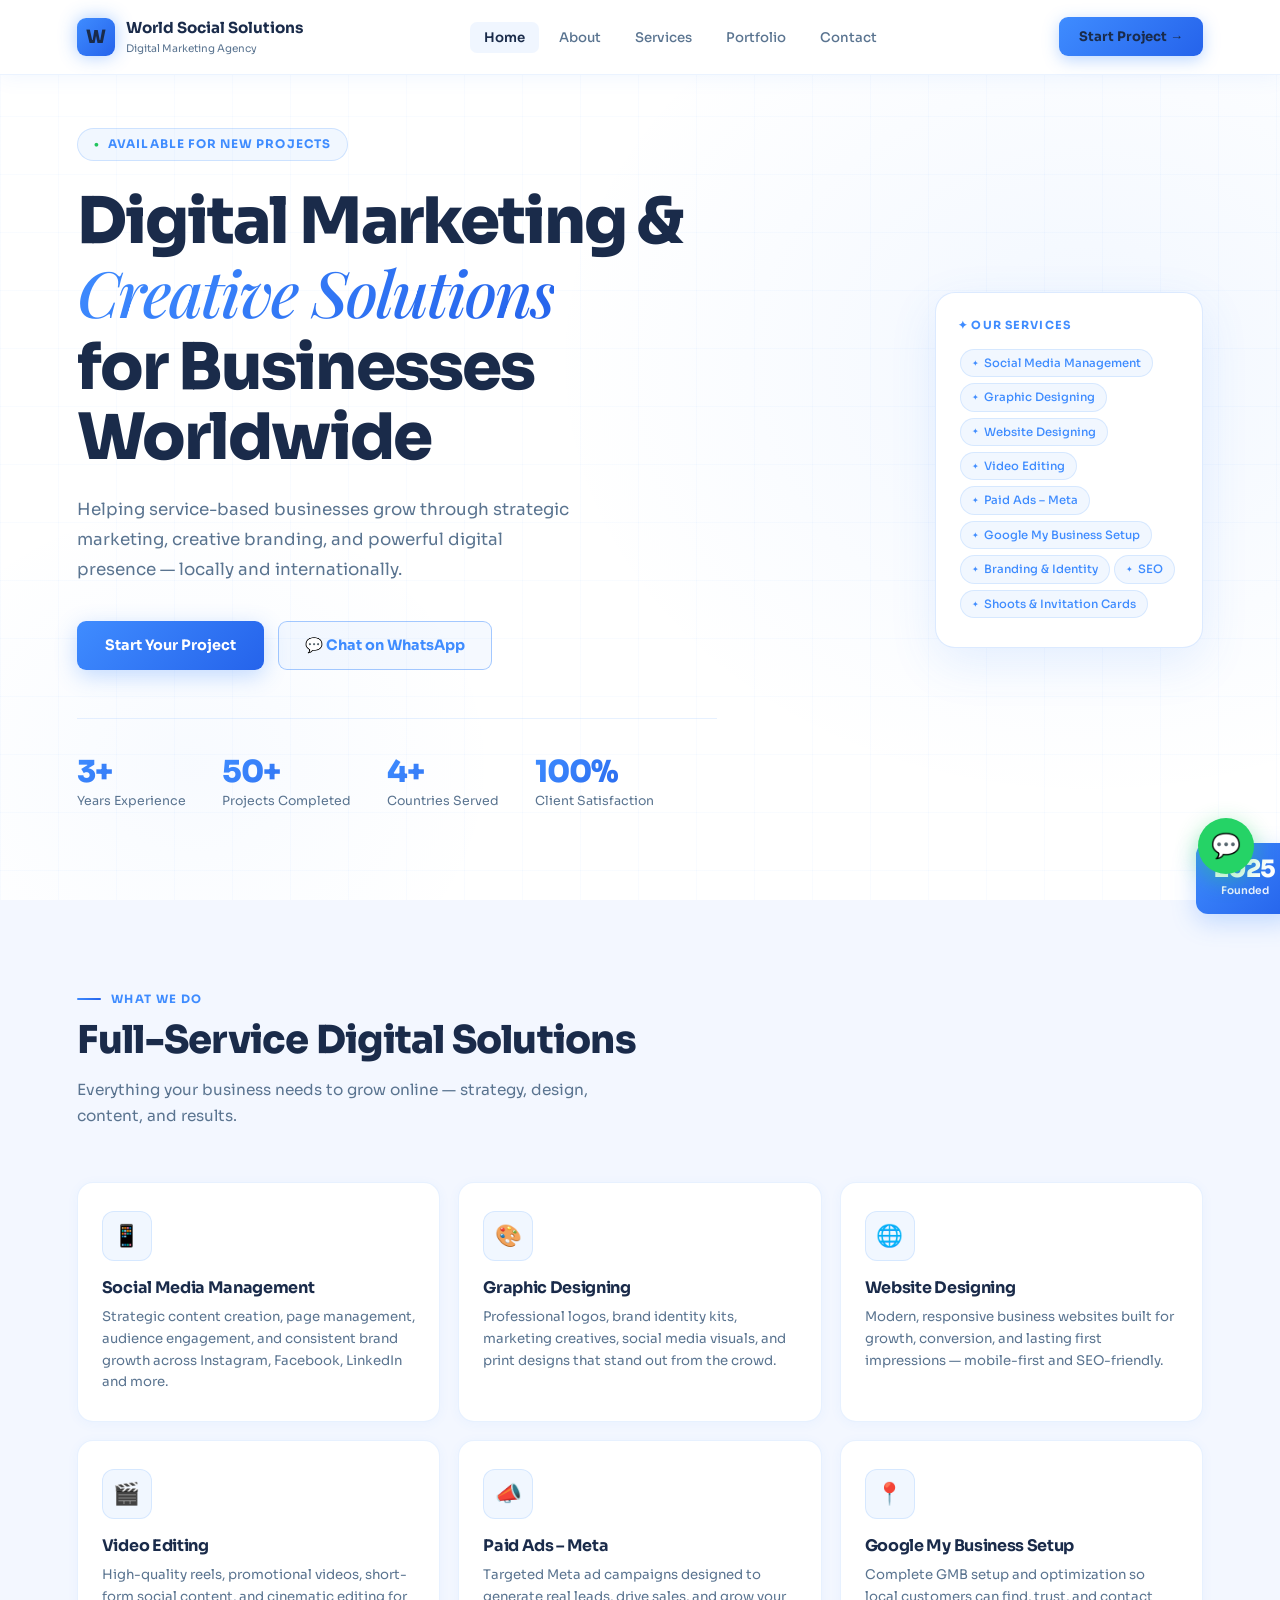
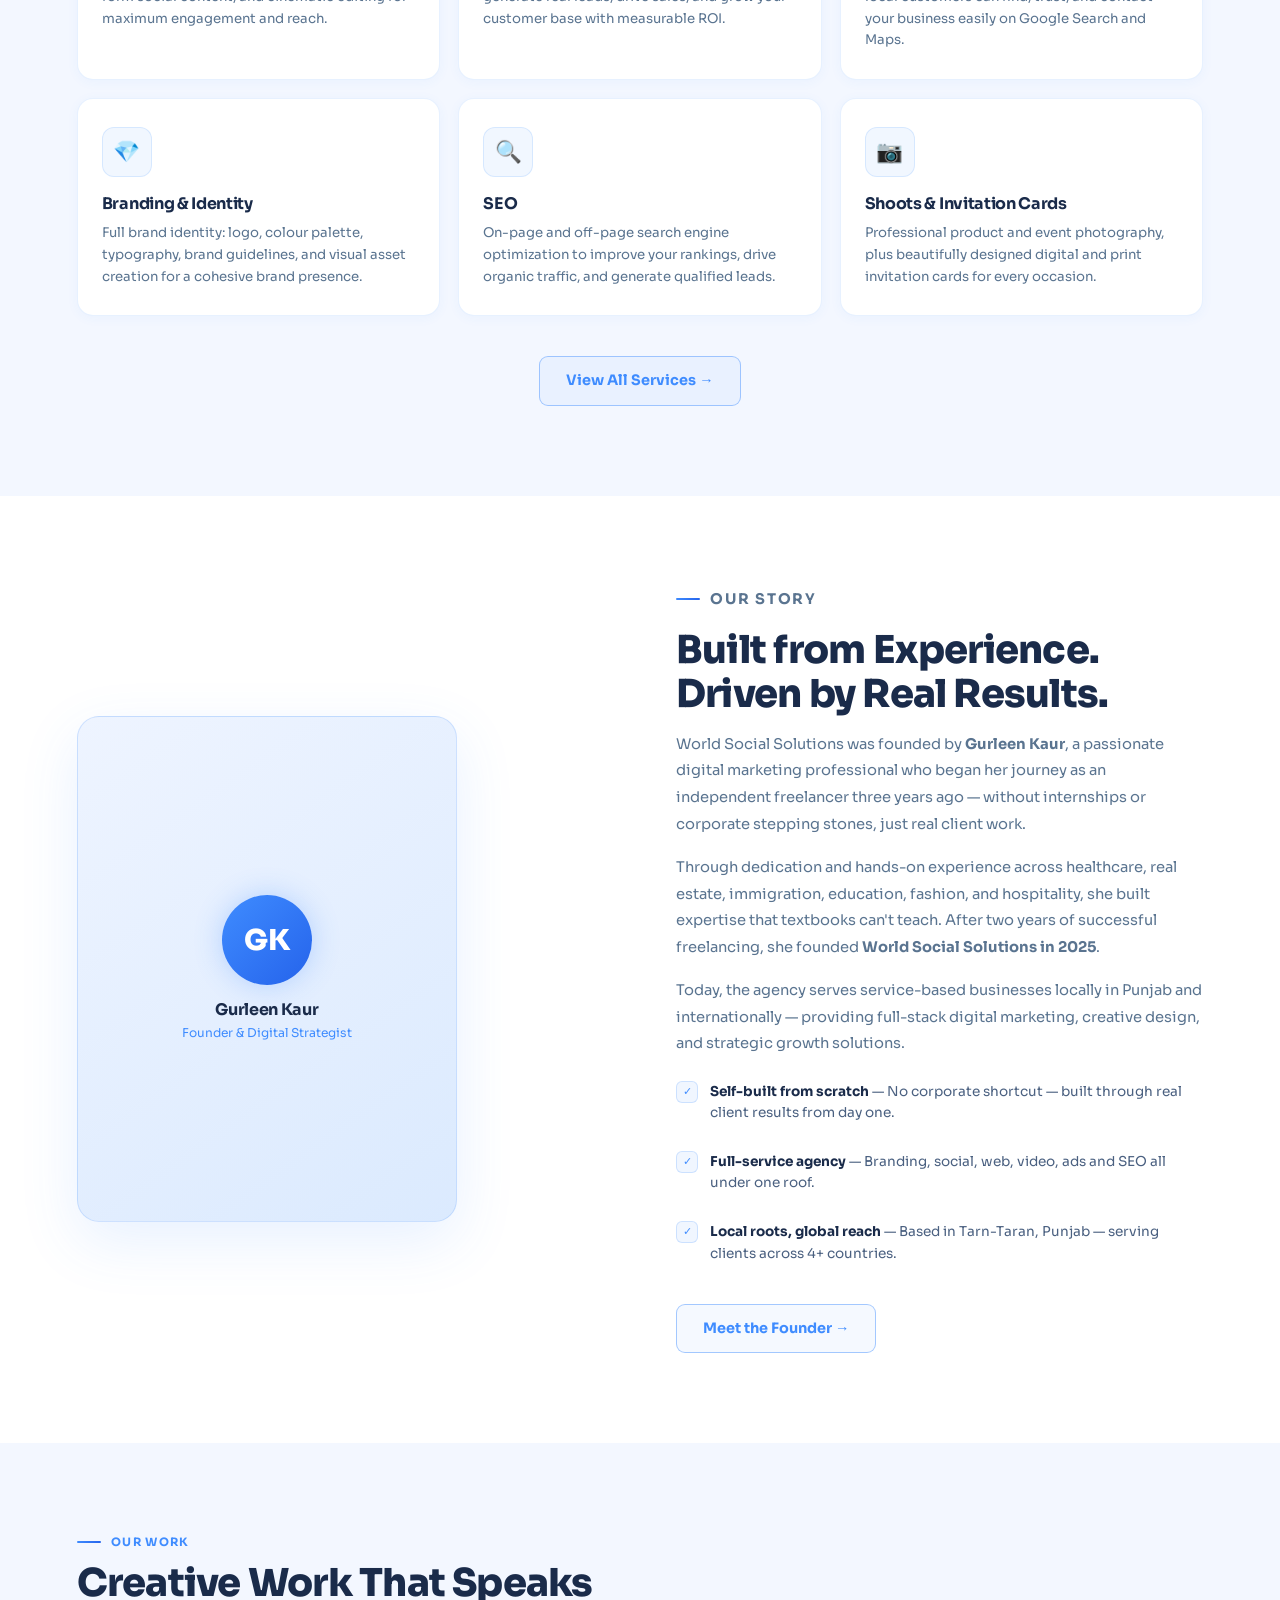
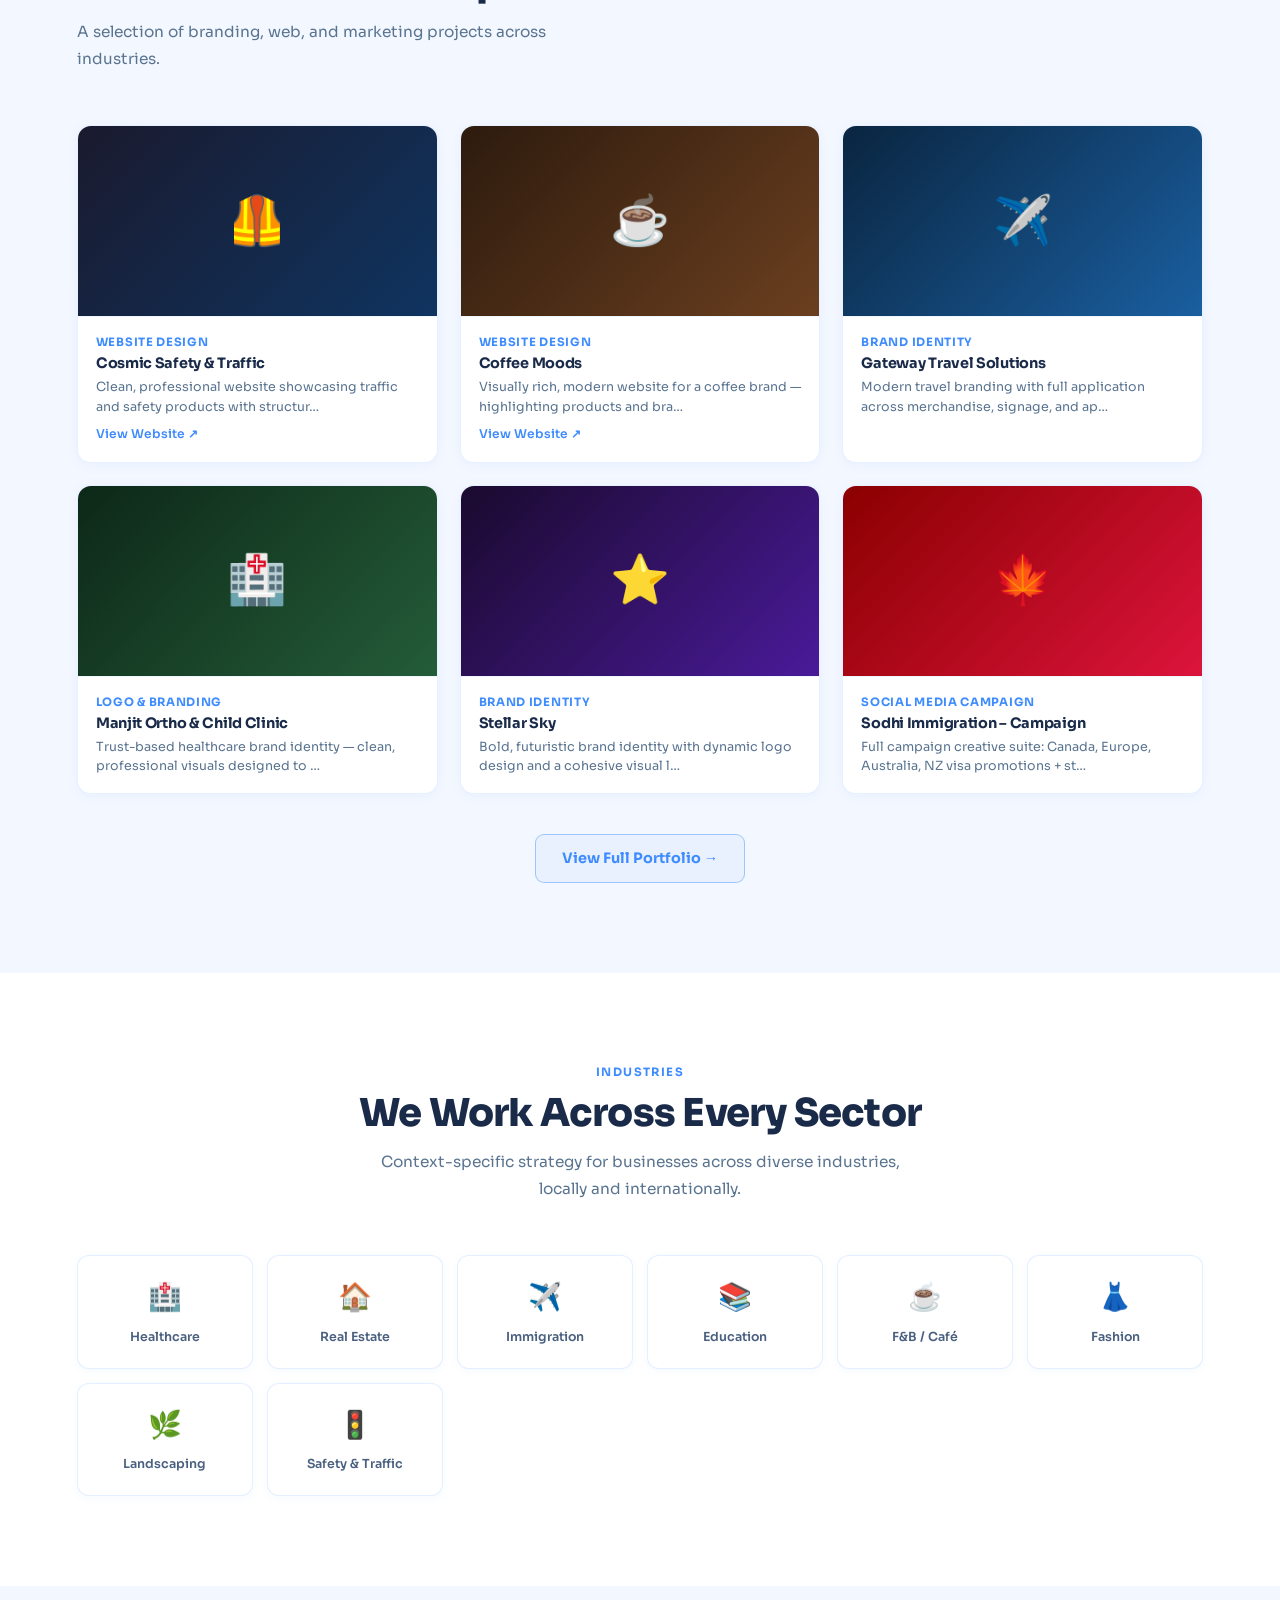
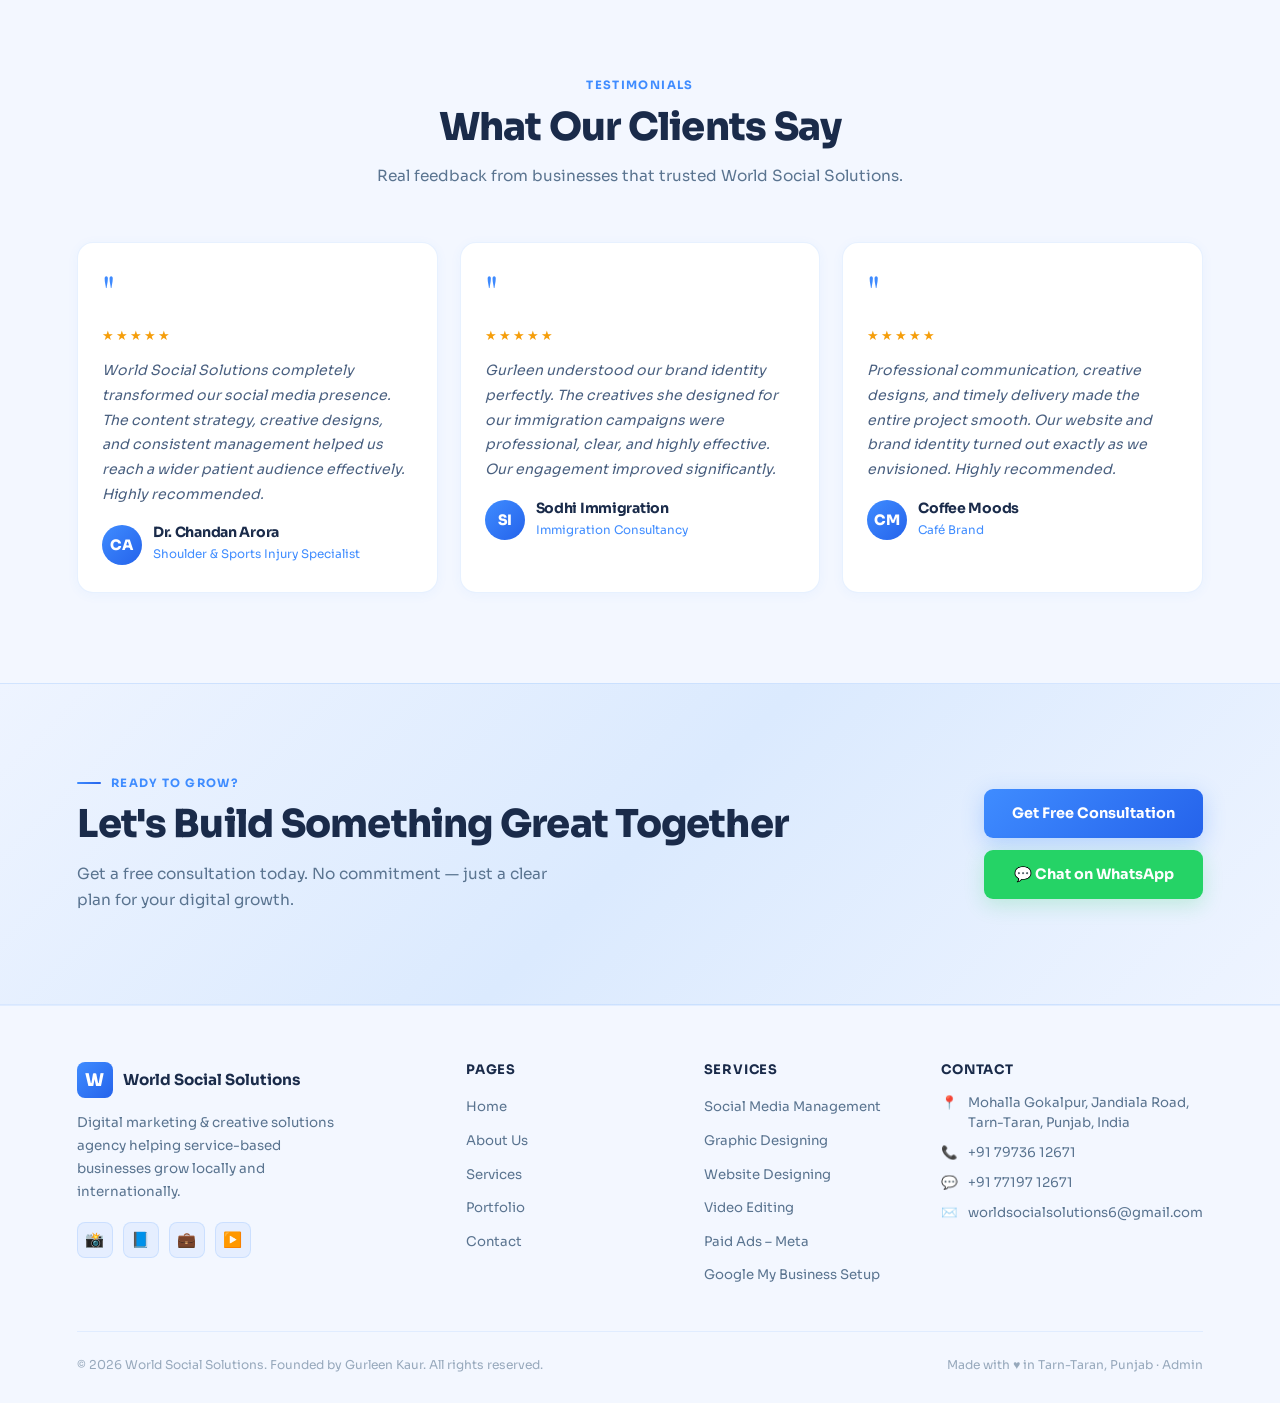
<file: index.html>
<!DOCTYPE html>
<html lang="en">
<head>
<meta charset="UTF-8">
<meta name="viewport" content="width=device-width,initial-scale=1.0">
<!-- SEO injected by JS from sitedata.js -->
<meta name="robots" content="index,follow">
<meta property="og:type" content="website">
<meta property="og:image" content="assets/images/og-home.jpg">
<link rel="canonical" href="https://worldsocialsolutions.in/">
<link rel="stylesheet" href="assets/css/shared.css">
<link rel="stylesheet" href="assets/css/home.css">
<script src="data/sitedata.js" defer></script>
<script src="assets/js/shared.js" defer></script>
<script src="assets/js/home.js" defer></script>
</head>
<body>

<nav class="site-nav" id="siteNav"></nav>
<div class="mobile-menu" id="mobileNav"></div>

<!-- HERO -->
<section id="hero">
  <div class="hero-bg"></div>
  <div class="hero-grid"></div>
  <div class="hero-inner">
    <div class="hero-content reveal">
      <div class="hero-badge" id="heroBadge"></div>
      <h1 class="hero-title" id="heroTitle"></h1>
      <p class="hero-sub" id="heroSub"></p>
      <div class="hero-btns" id="heroBtns"></div>
      <div class="hero-stats reveal reveal-delay-2" id="heroStats"></div>
    </div>
    <div class="hero-float reveal reveal-delay-2" id="heroFloat"></div>
  </div>
</section>

<!-- SERVICES PREVIEW -->
<section id="services-preview" style="background:var(--darker)">
  <div class="sec-header reveal">
    <p class="sec-tag">What We Do</p>
    <h2 class="sec-title">Full-Service Digital Solutions</h2>
    <p class="sec-sub">Everything your business needs to grow online — strategy, design, content, and results.</p>
  </div>
  <div class="services-grid" id="servicesGrid"></div>
  <div class="text-center mt-40 reveal">
    <a href="pages/services.html" class="btn btn-outline">View All Services →</a>
  </div>
</section>

<!-- ABOUT PREVIEW -->
<section id="about-preview">
  <div class="about-grid" id="aboutGrid"></div>
</section>

<!-- PORTFOLIO PREVIEW -->
<section id="portfolio-preview" style="background:var(--darker)">
  <div class="sec-header reveal">
    <p class="sec-tag">Our Work</p>
    <h2 class="sec-title">Creative Work That Speaks</h2>
    <p class="sec-sub">A selection of branding, web, and marketing projects across industries.</p>
  </div>
  <div class="portfolio-grid" id="portfolioGrid"></div>
  <div class="text-center mt-40 reveal">
    <a href="pages/portfolio.html" class="btn btn-outline">View Full Portfolio →</a>
  </div>
</section>

<!-- INDUSTRIES -->
<section id="industries">
  <div class="sec-header center reveal">
    <p class="sec-tag">Industries</p>
    <h2 class="sec-title">We Work Across Every Sector</h2>
    <p class="sec-sub">Context-specific strategy for businesses across diverse industries, locally and internationally.</p>
  </div>
  <div class="industries-grid" id="industriesGrid"></div>
</section>

<!-- TESTIMONIALS -->
<section id="testimonials" style="background:var(--darker)">
  <div class="sec-header center reveal">
    <p class="sec-tag">Testimonials</p>
    <h2 class="sec-title">What Our Clients Say</h2>
    <p class="sec-sub">Real feedback from businesses that trusted World Social Solutions.</p>
  </div>
  <div class="testimonials-grid" id="testimonialsGrid"></div>
</section>

<!-- CTA BANNER -->
<section id="cta-banner">
  <div class="cta-inner reveal">
    <div class="cta-content">
      <p class="sec-tag">Ready to Grow?</p>
      <h2 class="sec-title">Let's Build Something Great Together</h2>
      <p class="sec-sub" style="max-width:480px">Get a free consultation today. No commitment — just a clear plan for your digital growth.</p>
    </div>
    <div class="cta-actions" id="ctaActions"></div>
  </div>
</section>

<div id="waFloat"></div>
<footer class="site-footer" id="siteFooter"></footer>

</body>
</html>
</file>
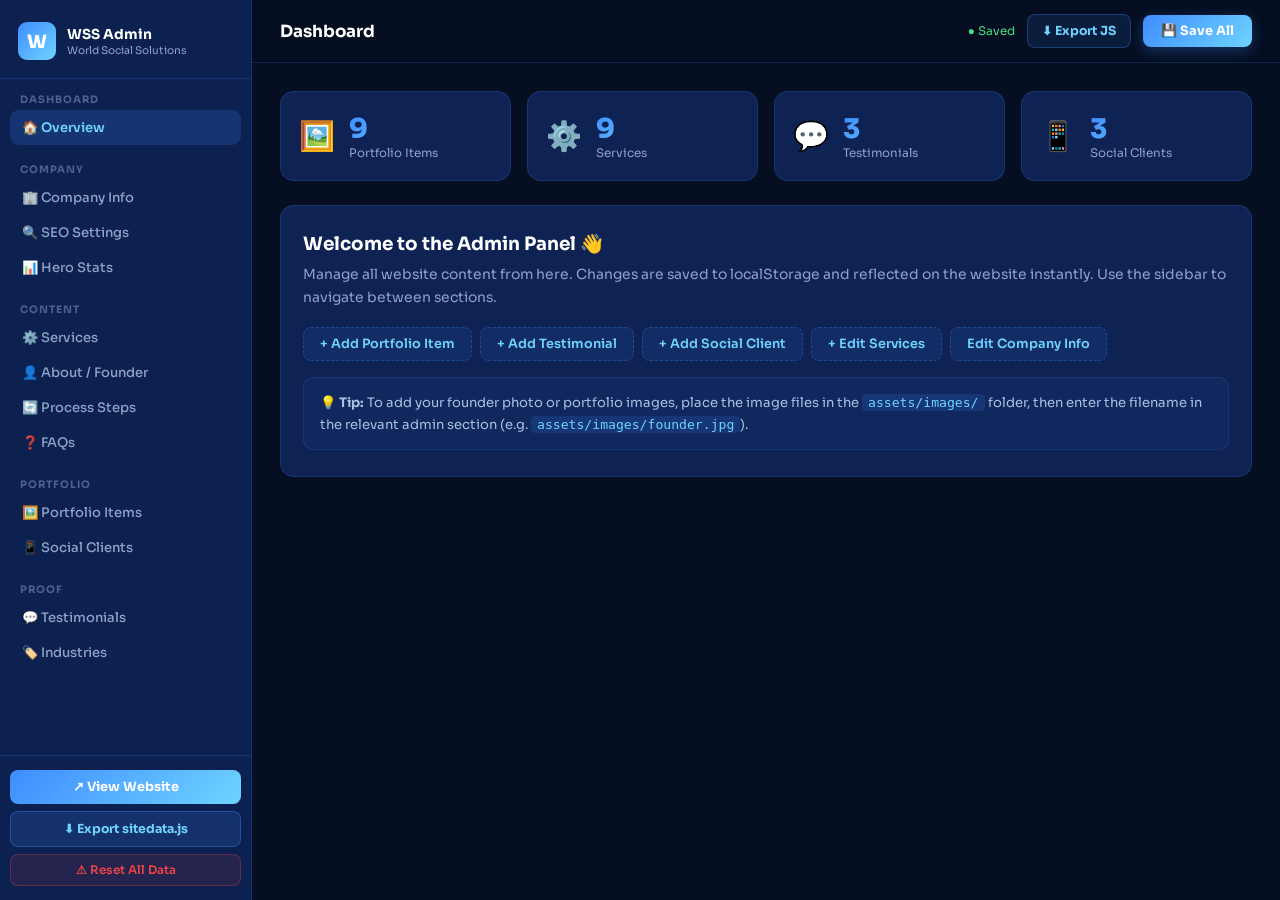
<file: admin/index.html>
<!DOCTYPE html>
<html lang="en">
<head>
<meta charset="UTF-8">
<meta name="viewport" content="width=device-width,initial-scale=1.0">
<title>Admin Panel – World Social Solutions</title>
<meta name="robots" content="noindex,nofollow">
<link href="https://fonts.googleapis.com/css2?family=Sora:wght@300;400;600;700;800&display=swap" rel="stylesheet">
<link rel="stylesheet" href="css/admin.css">
</head>
<body>

<div class="admin-wrap">

<!-- SIDEBAR -->
<aside class="sidebar" id="sidebar">
  <div class="sb-logo">
    <div class="sb-logo-box">W</div>
    <div><div class="sb-name">WSS Admin</div><div class="sb-sub">World Social Solutions</div></div>
  </div>
  <nav class="sb-nav">
    <div class="sb-nav-group">
      <div class="sb-nav-label">Dashboard</div>
      <a class="sb-item active" data-s="dashboard">🏠 Overview</a>
    </div>
    <div class="sb-nav-group">
      <div class="sb-nav-label">Company</div>
      <a class="sb-item" data-s="company">🏢 Company Info</a>
      <a class="sb-item" data-s="seo">🔍 SEO Settings</a>
      <a class="sb-item" data-s="stats">📊 Hero Stats</a>
    </div>
    <div class="sb-nav-group">
      <div class="sb-nav-label">Content</div>
      <a class="sb-item" data-s="services">⚙️ Services</a>
      <a class="sb-item" data-s="about">👤 About / Founder</a>
      <a class="sb-item" data-s="process">🔄 Process Steps</a>
      <a class="sb-item" data-s="faqs">❓ FAQs</a>
    </div>
    <div class="sb-nav-group">
      <div class="sb-nav-label">Portfolio</div>
      <a class="sb-item" data-s="portfolio">🖼️ Portfolio Items</a>
      <a class="sb-item" data-s="socialclients">📱 Social Clients</a>
    </div>
    <div class="sb-nav-group">
      <div class="sb-nav-label">Proof</div>
      <a class="sb-item" data-s="testimonials">💬 Testimonials</a>
      <a class="sb-item" data-s="industries">🏷️ Industries</a>
    </div>
  </nav>
  <div class="sb-footer">
    <a href="../index.html" class="sb-view-site" target="_blank">↗ View Website</a>
    <button class="sb-export" onclick="exportSitedata()">⬇ Export sitedata.js</button>
    <button class="sb-reset" onclick="adminReset()">⚠ Reset All Data</button>
  </div>
</aside>

<!-- MAIN -->
<div class="admin-main">
  <header class="admin-header">
    <button class="admin-toggle" id="adminToggle">☰</button>
    <h1 id="adminTitle">Dashboard</h1>
    <div class="ah-right">
      <span class="save-indicator" id="saveInd">● Saved</span>
      <button class="btn-export-hdr" onclick="exportSitedata()">⬇ Export JS</button>
      <button class="btn-save-all" onclick="adminSaveAll()">💾 Save All</button>
    </div>
  </header>

  <div class="admin-body">

    <!-- DASHBOARD -->
    <div class="asec active" id="asec-dashboard">
      <div class="dash-cards" id="dashCards"></div>
      <div class="dash-welcome">
        <h2>Welcome to the Admin Panel 👋</h2>
        <p>Manage all website content from here. Changes are saved to localStorage and reflected on the website instantly. Use the sidebar to navigate between sections.</p>
        <div class="dash-quick">
          <button class="dq-btn" onclick="goSec('portfolio')">+ Add Portfolio Item</button>
          <button class="dq-btn" onclick="goSec('testimonials')">+ Add Testimonial</button>
          <button class="dq-btn" onclick="goSec('socialclients')">+ Add Social Client</button>
          <button class="dq-btn" onclick="goSec('services')">+ Edit Services</button>
          <button class="dq-btn" onclick="goSec('company')">Edit Company Info</button>
        </div>
        <div class="dash-tip">
          <strong>💡 Tip:</strong> To add your founder photo or portfolio images, place the image files in the <code>assets/images/</code> folder, then enter the filename in the relevant admin section (e.g. <code>assets/images/founder.jpg</code>).
        </div>
      </div>
    </div>

    <!-- COMPANY -->
    <div class="asec" id="asec-company">
      <div class="asec-header"><h2>Company Information</h2><p>Core business details shown across all pages.</p></div>
      <div class="ag2" id="companyFields"></div>
      <button class="btn-save" onclick="saveCompany()">Save Company Info</button>
    </div>

    <!-- SEO -->
    <div class="asec" id="asec-seo">
      <div class="asec-header"><h2>SEO Settings</h2><p>Page titles, descriptions and keywords for each page.</p></div>
      <div id="seoFields"></div>
      <button class="btn-save" onclick="saveSEO()">Save SEO Settings</button>
    </div>

    <!-- STATS -->
    <div class="asec" id="asec-stats">
      <div class="asec-header"><h2>Hero Stats</h2><p>The numbers shown in the hero section (e.g. "50+ Projects").</p></div>
      <div id="statsRows"></div>
      <button class="btn-add" onclick="addStat()">+ Add Stat</button>
      <button class="btn-save" onclick="saveStats()">Save Stats</button>
    </div>

    <!-- SERVICES -->
    <div class="asec" id="asec-services">
      <div class="asec-header"><h2>Services</h2><p>All services listed on the website. Toggle "Featured" to mark popular services.</p></div>
      <div id="servicesRows"></div>
      <button class="btn-add" onclick="addService()">+ Add Service</button>
      <button class="btn-save" onclick="saveServices()">Save Services</button>
    </div>

    <!-- ABOUT -->
    <div class="asec" id="asec-about">
      <div class="asec-header"><h2>About / Founder</h2><p>Content for the About page and founder section.</p></div>
      <div id="aboutFields"></div>
      <button class="btn-save" onclick="saveAbout()">Save About</button>
    </div>

    <!-- PROCESS -->
    <div class="asec" id="asec-process">
      <div class="asec-header"><h2>Process Steps</h2><p>The step-by-step workflow shown on About and Services pages.</p></div>
      <div id="processRows"></div>
      <button class="btn-add" onclick="addStep()">+ Add Step</button>
      <button class="btn-save" onclick="saveProcess()">Save Process</button>
    </div>

    <!-- FAQS -->
    <div class="asec" id="asec-faqs">
      <div class="asec-header"><h2>FAQs</h2><p>Frequently asked questions shown on Services and Contact pages.</p></div>
      <div id="faqRows"></div>
      <button class="btn-add" onclick="addFAQ()">+ Add FAQ</button>
      <button class="btn-save" onclick="saveFAQs()">Save FAQs</button>
    </div>

    <!-- PORTFOLIO -->
    <div class="asec" id="asec-portfolio">
      <div class="asec-header">
        <h2>Portfolio Items</h2>
        <p>Projects shown in the portfolio section. Place images in <code>assets/images/</code> then reference them here.</p>
      </div>
      <button class="btn-add top" onclick="openPortModal()">+ Add Portfolio Item</button>
      <div class="item-list" id="portfolioList"></div>
      <button class="btn-save" onclick="savePortfolio()">Save Portfolio</button>
    </div>

    <!-- SOCIAL CLIENTS -->
    <div class="asec" id="asec-socialclients">
      <div class="asec-header"><h2>Social Media Clients</h2><p>Instagram / social pages managed for clients.</p></div>
      <button class="btn-add top" onclick="openSCModal()">+ Add Social Client</button>
      <div class="item-list" id="socialClientList"></div>
      <button class="btn-save" onclick="saveSocialClients()">Save Social Clients</button>
    </div>

    <!-- TESTIMONIALS -->
    <div class="asec" id="asec-testimonials">
      <div class="asec-header"><h2>Testimonials</h2><p>Client reviews shown on the website.</p></div>
      <button class="btn-add top" onclick="openTestModal()">+ Add Testimonial</button>
      <div class="item-list" id="testimonialList"></div>
      <button class="btn-save" onclick="saveTestimonials()">Save Testimonials</button>
    </div>

    <!-- INDUSTRIES -->
    <div class="asec" id="asec-industries">
      <div class="asec-header"><h2>Industries</h2><p>Industries shown in the industries section.</p></div>
      <div id="industryRows"></div>
      <button class="btn-add" onclick="addIndustry()">+ Add Industry</button>
      <button class="btn-save" onclick="saveIndustries()">Save Industries</button>
    </div>

  </div><!-- admin-body -->
</div><!-- admin-main -->
</div><!-- admin-wrap -->

<!-- OVERLAY -->
<div class="modal-ov" id="modalOv" onclick="closeModal()"></div>

<!-- PORTFOLIO MODAL -->
<div class="modal" id="portModal">
  <div class="modal-hd"><h3 id="portModalTitle">Add Portfolio Item</h3><button class="modal-x" onclick="closeModal()">✕</button></div>
  <div class="modal-bd">
    <input type="hidden" id="pm-id">
    <div class="mg2">
      <div class="fg"><label>Title *</label><input type="text" id="pm-title" placeholder="e.g. Coffee Moods"></div>
      <div class="fg"><label>Category</label>
        <select id="pm-cat"><option value="websites">Websites</option><option value="branding">Branding</option><option value="video">Video</option><option value="social">Social Media</option><option value="print">Print</option></select>
      </div>
    </div>
    <div class="fg"><label>Meta Tag</label><input type="text" id="pm-meta" placeholder="e.g. Website Design"></div>
    <div class="fg"><label>Description</label><textarea id="pm-desc" rows="3"></textarea></div>
    <div class="mg2">
      <div class="fg"><label>Emoji (no image)</label><input type="text" id="pm-emoji" placeholder="☕"></div>
      <div class="fg"><label>Background Gradient</label>
        <select id="pm-bg">
          <option value="linear-gradient(135deg,#1a1a2e,#0f3460)">Dark Blue</option>
          <option value="linear-gradient(135deg,#2d1b0e,#6b3f1f)">Brown</option>
          <option value="linear-gradient(135deg,#0a2540,#1a5fa0)">Navy</option>
          <option value="linear-gradient(135deg,#0d2818,#245c38)">Green</option>
          <option value="linear-gradient(135deg,#8b0000,#dc143c)">Red</option>
          <option value="linear-gradient(135deg,#0a1520,#1a3a5c)">Dark Teal</option>
          <option value="linear-gradient(135deg,#1a0a2e,#4a1a99)">Purple</option>
          <option value="linear-gradient(135deg,#1a1a1a,#4a4a4a)">Dark Grey</option>
          <option value="linear-gradient(135deg,#1a2e1a,#3a6b3a)">Forest</option>
        </select>
      </div>
    </div>
    <div class="mg2">
      <div class="fg"><label>Link URL</label><input type="text" id="pm-link" placeholder="https://..."></div>
      <div class="fg"><label>Link Label</label><input type="text" id="pm-linklbl" placeholder="View Website ↗"></div>
    </div>
    <div class="fg"><label>Image Path (place in assets/images/)</label><input type="text" id="pm-img" placeholder="assets/images/portfolio-coffee.jpg"></div>
    <div class="fg"><label>Tags (comma-separated)</label><input type="text" id="pm-tags" placeholder="Web Design, Branding, Coffee"></div>
  </div>
  <div class="modal-ft">
    <button class="btn-cancel" onclick="closeModal()">Cancel</button>
    <button class="btn-save" onclick="savePortItem()">Save Item</button>
  </div>
</div>

<!-- SOCIAL CLIENT MODAL -->
<div class="modal" id="scModal">
  <div class="modal-hd"><h3 id="scModalTitle">Add Social Client</h3><button class="modal-x" onclick="closeModal()">✕</button></div>
  <div class="modal-bd">
    <input type="hidden" id="sc-id">
    <div class="mg2">
      <div class="fg"><label>Client / Page Name *</label><input type="text" id="sc-name" placeholder="CanadaBeforeYouGo"></div>
      <div class="fg"><label>Platform</label>
        <select id="sc-plat"><option>Instagram</option><option>Facebook</option><option>LinkedIn</option><option>YouTube</option><option>Twitter/X</option></select>
      </div>
    </div>
    <div class="fg"><label>Industry</label><input type="text" id="sc-industry" placeholder="e.g. Immigration Guidance"></div>
    <div class="fg"><label>Content Tags (comma-separated)</label><input type="text" id="sc-tags" placeholder="Canada PR, Immigration Reels"></div>
    <div class="fg"><label>Profile Link</label><input type="text" id="sc-link" placeholder="https://www.instagram.com/..."></div>
    <div class="fg"><label>Result / Achievement</label><input type="text" id="sc-result" placeholder="e.g. Growing community of 5K followers"></div>
  </div>
  <div class="modal-ft">
    <button class="btn-cancel" onclick="closeModal()">Cancel</button>
    <button class="btn-save" onclick="saveSCItem()">Save Client</button>
  </div>
</div>

<!-- TESTIMONIAL MODAL -->
<div class="modal" id="testModal">
  <div class="modal-hd"><h3 id="testModalTitle">Add Testimonial</h3><button class="modal-x" onclick="closeModal()">✕</button></div>
  <div class="modal-bd">
    <input type="hidden" id="tm-id">
    <div class="fg"><label>Quote *</label><textarea id="tm-quote" rows="4" placeholder="What did the client say?"></textarea></div>
    <div class="mg2">
      <div class="fg"><label>Name *</label><input type="text" id="tm-name" placeholder="Dr. Chandan Arora"></div>
      <div class="fg"><label>Title / Business</label><input type="text" id="tm-title" placeholder="Healthcare Specialist"></div>
    </div>
    <div class="mg2">
      <div class="fg"><label>Initials (2 chars)</label><input type="text" id="tm-init" maxlength="2" placeholder="CA"></div>
      <div class="fg"><label>Rating</label>
        <select id="tm-rating"><option value="5">★★★★★ 5</option><option value="4">★★★★☆ 4</option><option value="3">★★★☆☆ 3</option></select>
      </div>
    </div>
    <div class="fg"><label>Avatar Image (optional)</label><input type="text" id="tm-avatar" placeholder="assets/images/client-avatar.jpg"></div>
  </div>
  <div class="modal-ft">
    <button class="btn-cancel" onclick="closeModal()">Cancel</button>
    <button class="btn-save" onclick="saveTestItem()">Save Testimonial</button>
  </div>
</div>

<div class="toast" id="toast"></div>

<!-- DEPLOY HELP MODAL -->
<div class="modal" id="deployHelpModal" style="max-width:640px">
  <div class="modal-hd">
    <h3>🚀 How to Deploy Changes to Live Site</h3>
    <button class="modal-x" onclick="closeModal()">✕</button>
  </div>
  <div class="modal-bd" style="font-size:.86rem;line-height:1.75;color:#8CA3C8">
    <div class="deploy-step">
      <div class="ds-num">1</div>
      <div>
        <strong style="color:#fff">Make your changes in Admin Panel</strong><br>
        Edit content, add portfolio items, update testimonials — anything you want.
      </div>
    </div>
    <div class="deploy-step">
      <div class="ds-num">2</div>
      <div>
        <strong style="color:#fff">Click "⬇ Export sitedata.js"</strong><br>
        This downloads a fresh <code>sitedata.js</code> file with all your changes baked in.
      </div>
    </div>
    <div class="deploy-step">
      <div class="ds-num">3</div>
      <div>
        <strong style="color:#fff">Replace the file in VS Code</strong><br>
        Copy the downloaded <code>sitedata.js</code> into your project's <code>data/</code> folder, replacing the old one.
      </div>
    </div>
    <div class="deploy-step">
      <div class="ds-num">4</div>
      <div>
        <strong style="color:#fff">Push to GitHub</strong><br>
        Open VS Code terminal and run:
        <div class="code-block">git add .<br>git commit -m "update site content"<br>git push</div>
      </div>
    </div>
    <div class="deploy-step">
      <div class="ds-num">5</div>
      <div>
        <strong style="color:#fff">Vercel auto-deploys in ~20 seconds</strong><br>
        Visit your Vercel dashboard — you'll see a new deployment triggered. Your live site updates automatically. ✅
      </div>
    </div>
    <div style="margin-top:20px;padding:14px 16px;background:rgba(63,140,255,0.08);border:1px solid rgba(63,140,255,0.2);border-radius:10px">
      💡 <strong style="color:#fff">Tip:</strong> Bookmark your Vercel dashboard at <strong style="color:#6ED4FF">vercel.com/dashboard</strong> to monitor deployments in real time.
    </div>
  </div>
  <div class="modal-ft">
    <button class="btn-cancel" onclick="closeModal()">Close</button>
    <button class="btn-save" onclick="exportSitedata();closeModal()">⬇ Export Now</button>
  </div>
</div>

<script src="../data/sitedata.js"></script>
<script src="js/admin.js"></script>
</body>
</html>
</file>
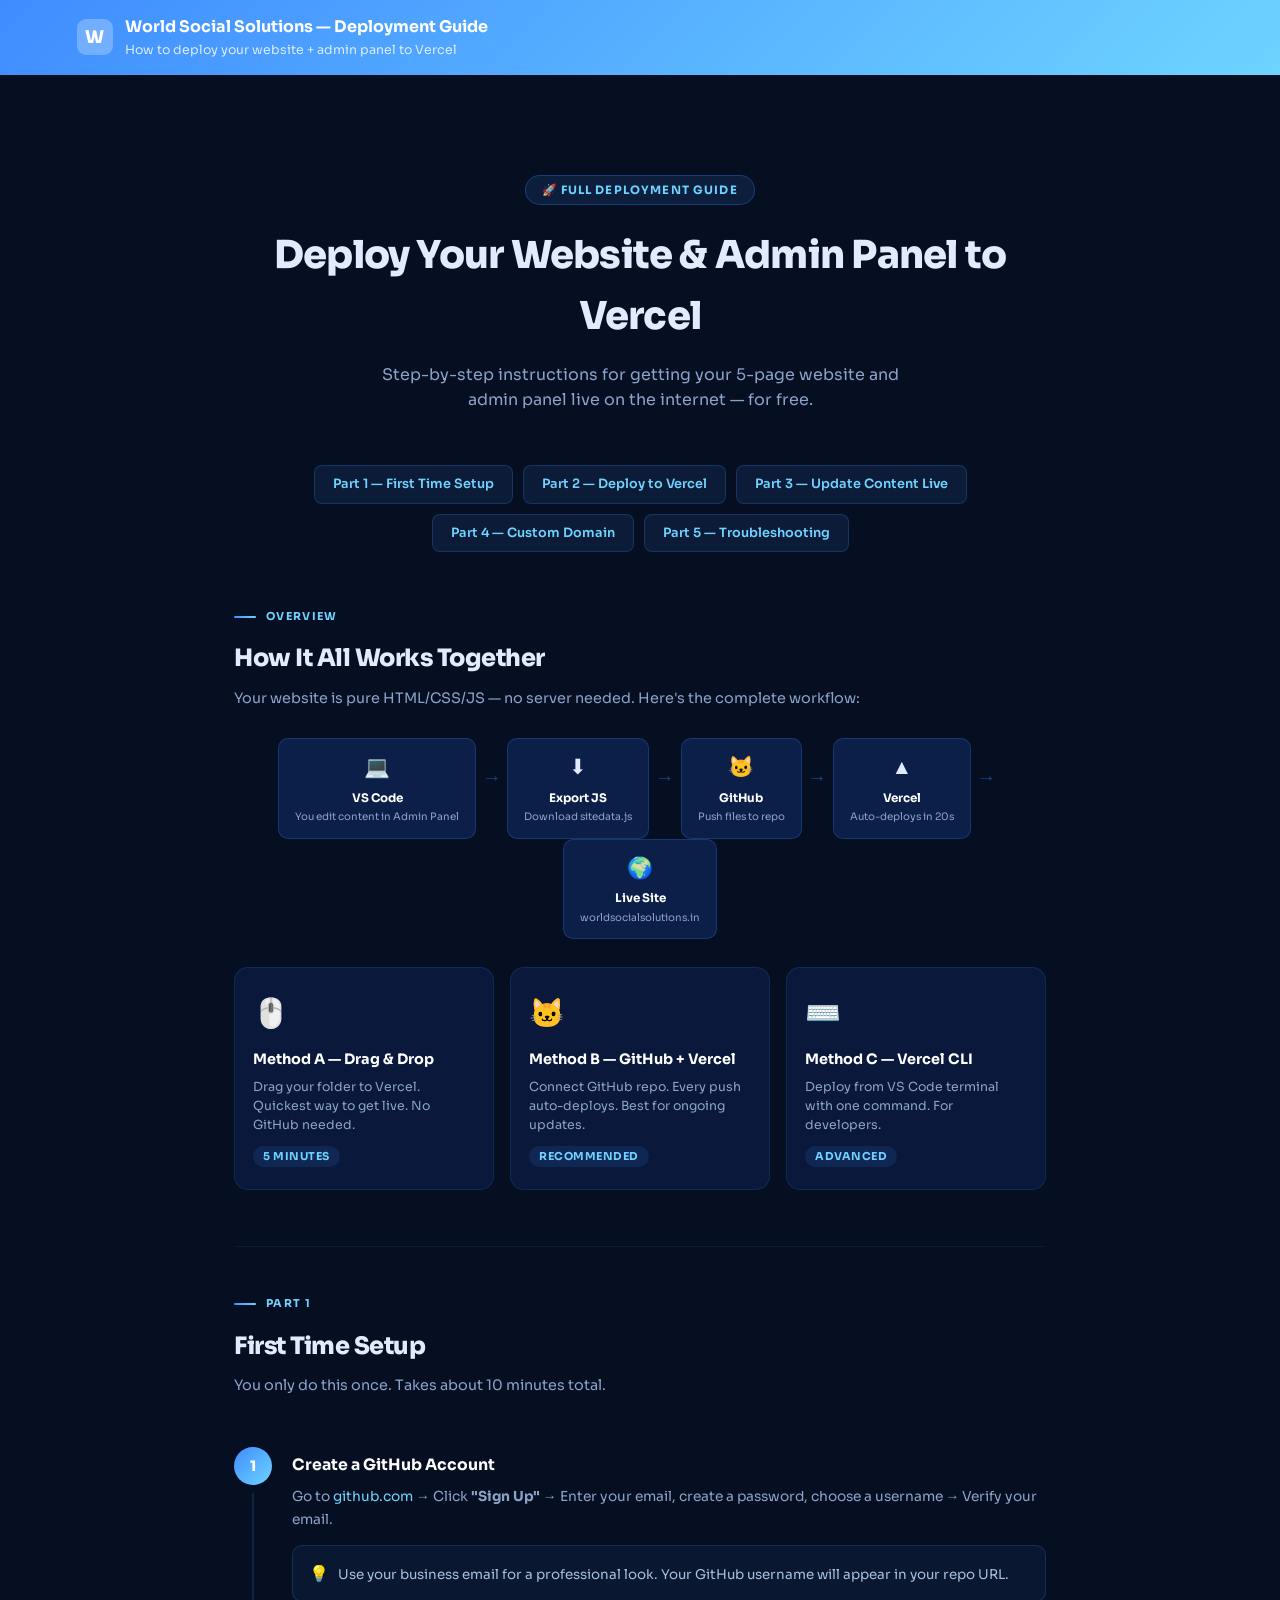
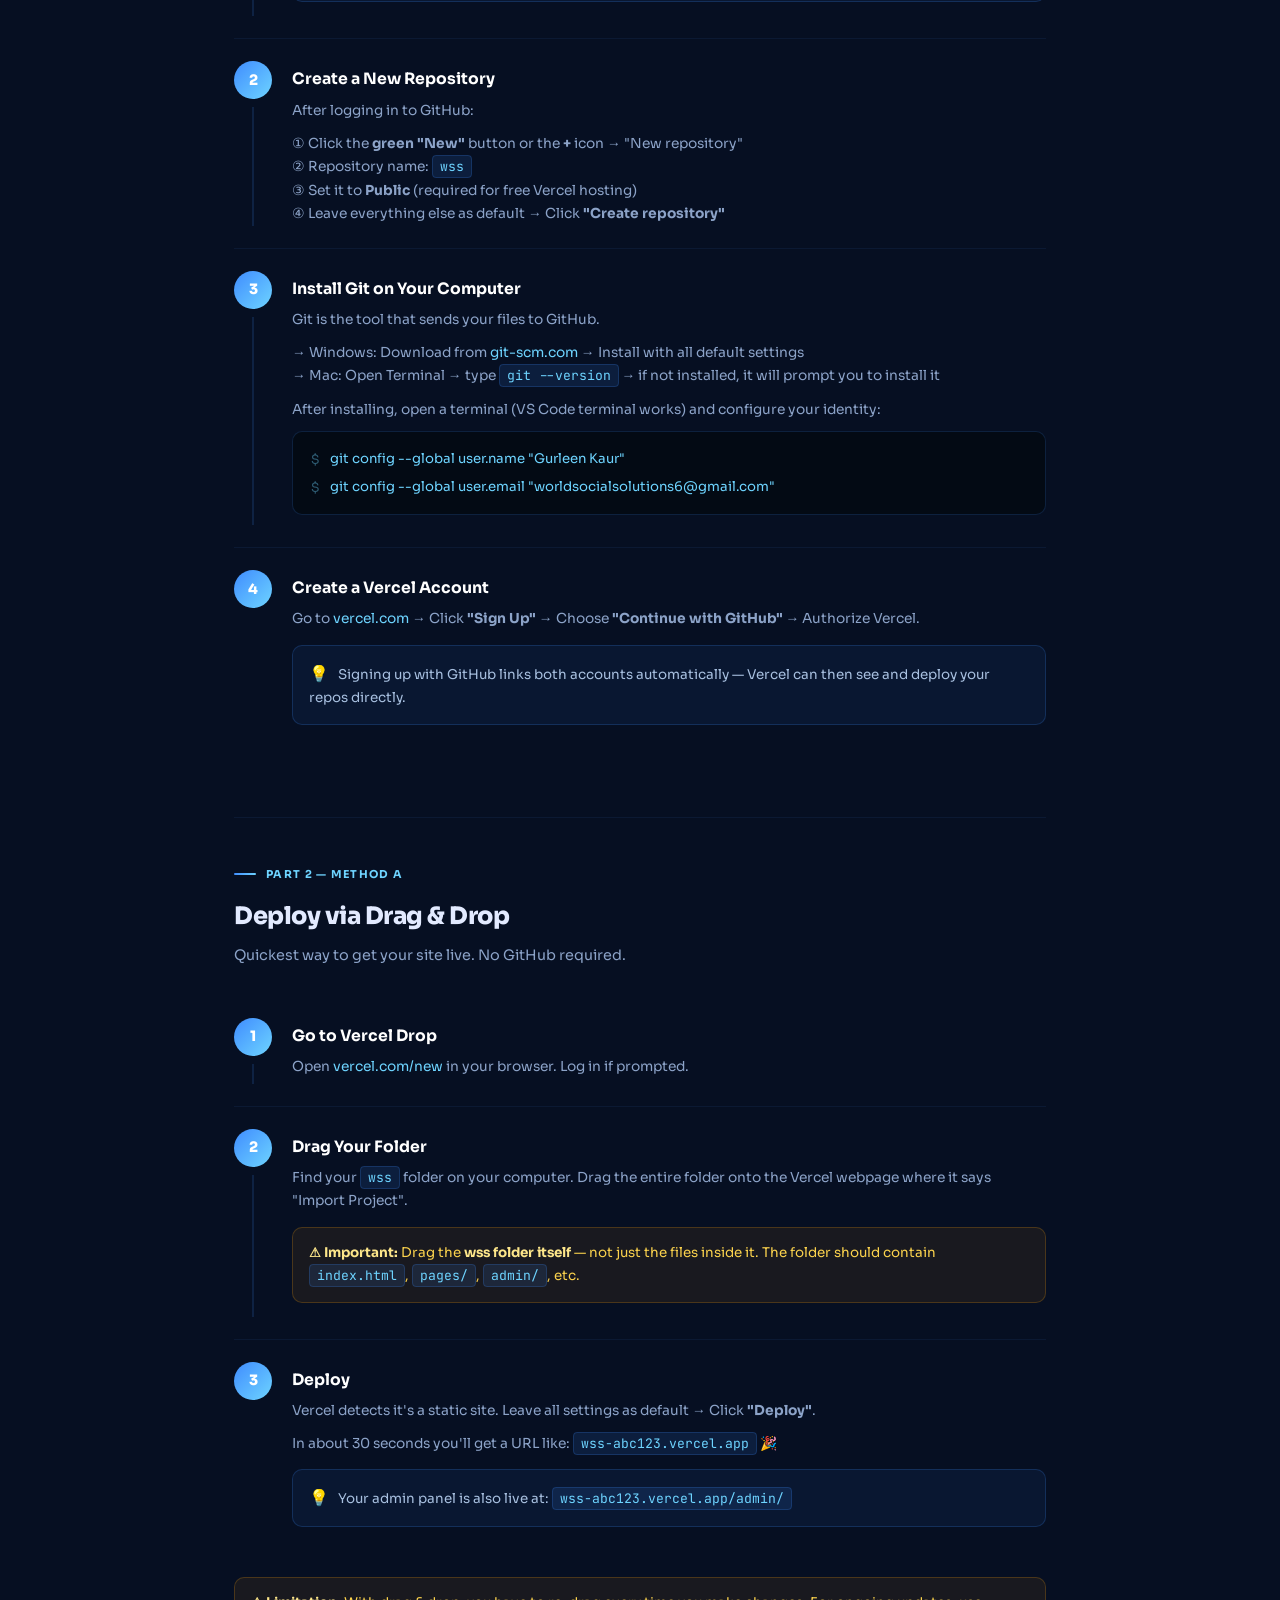
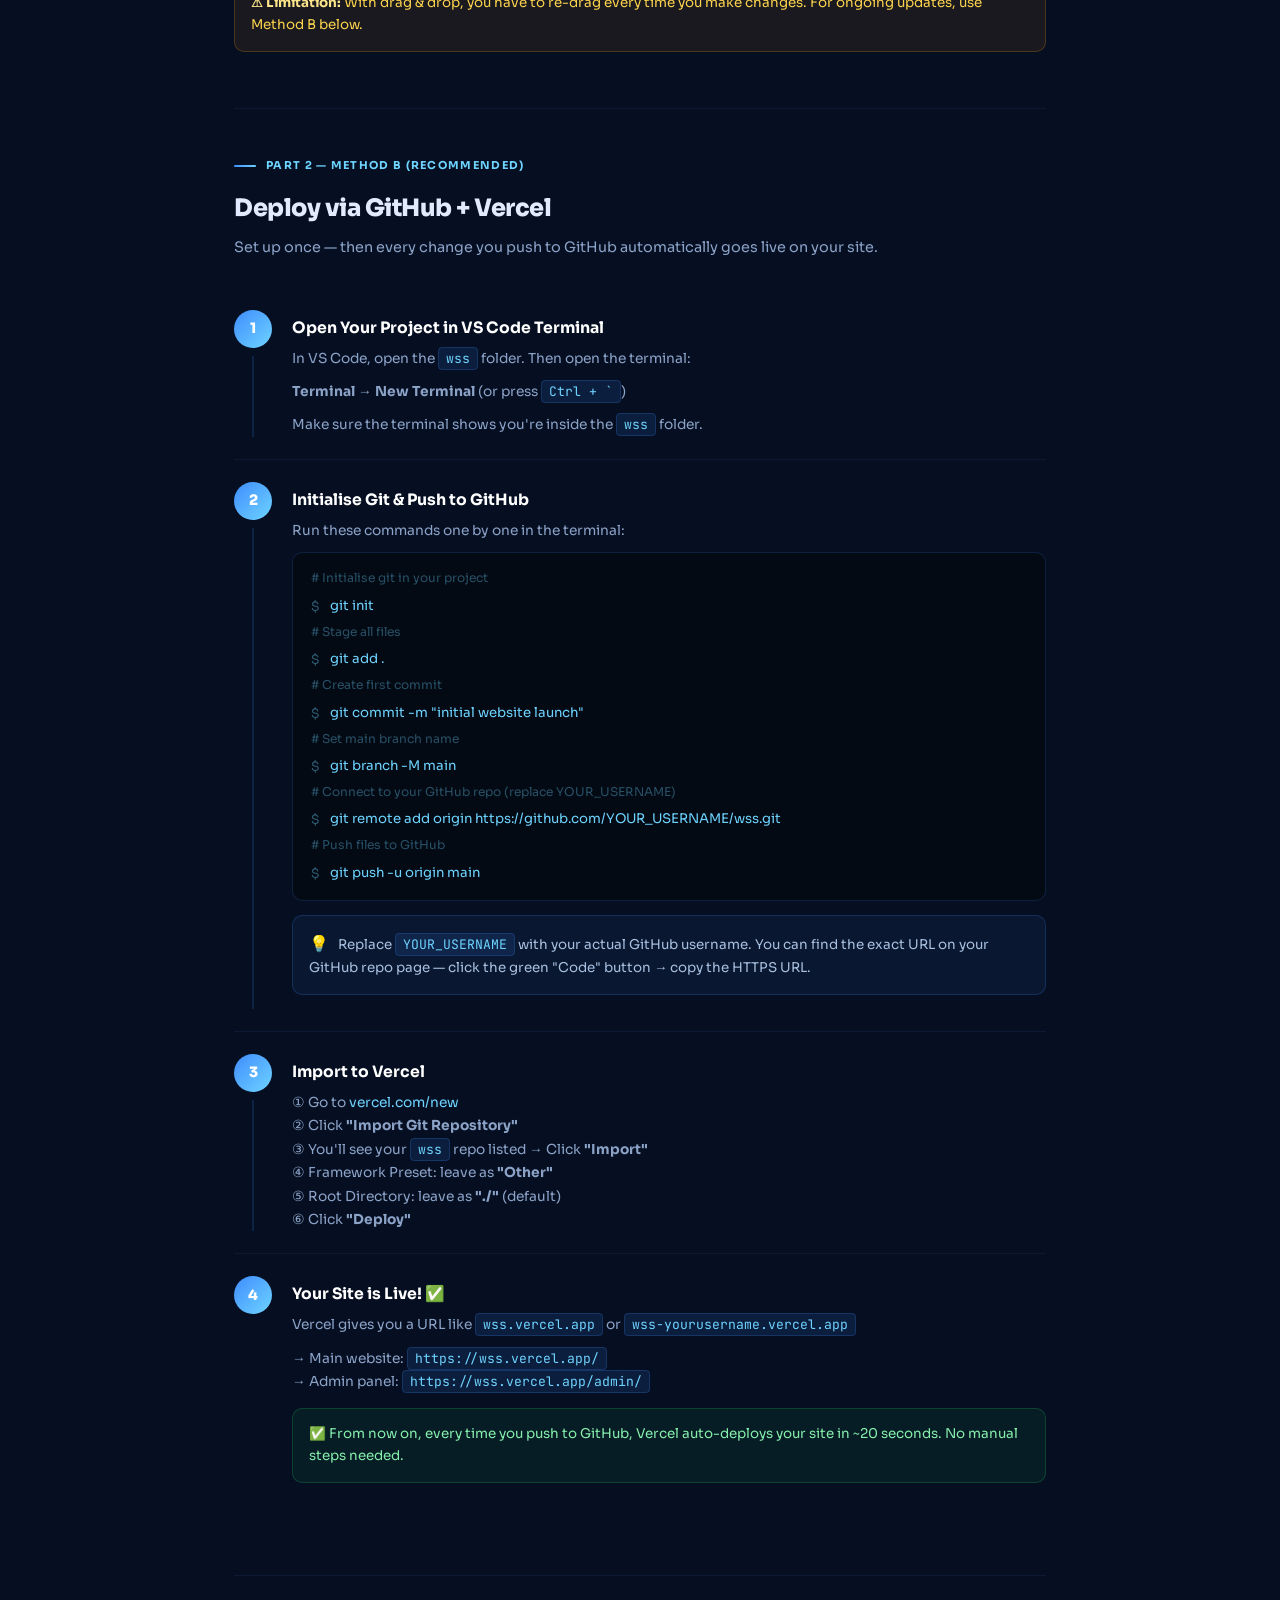
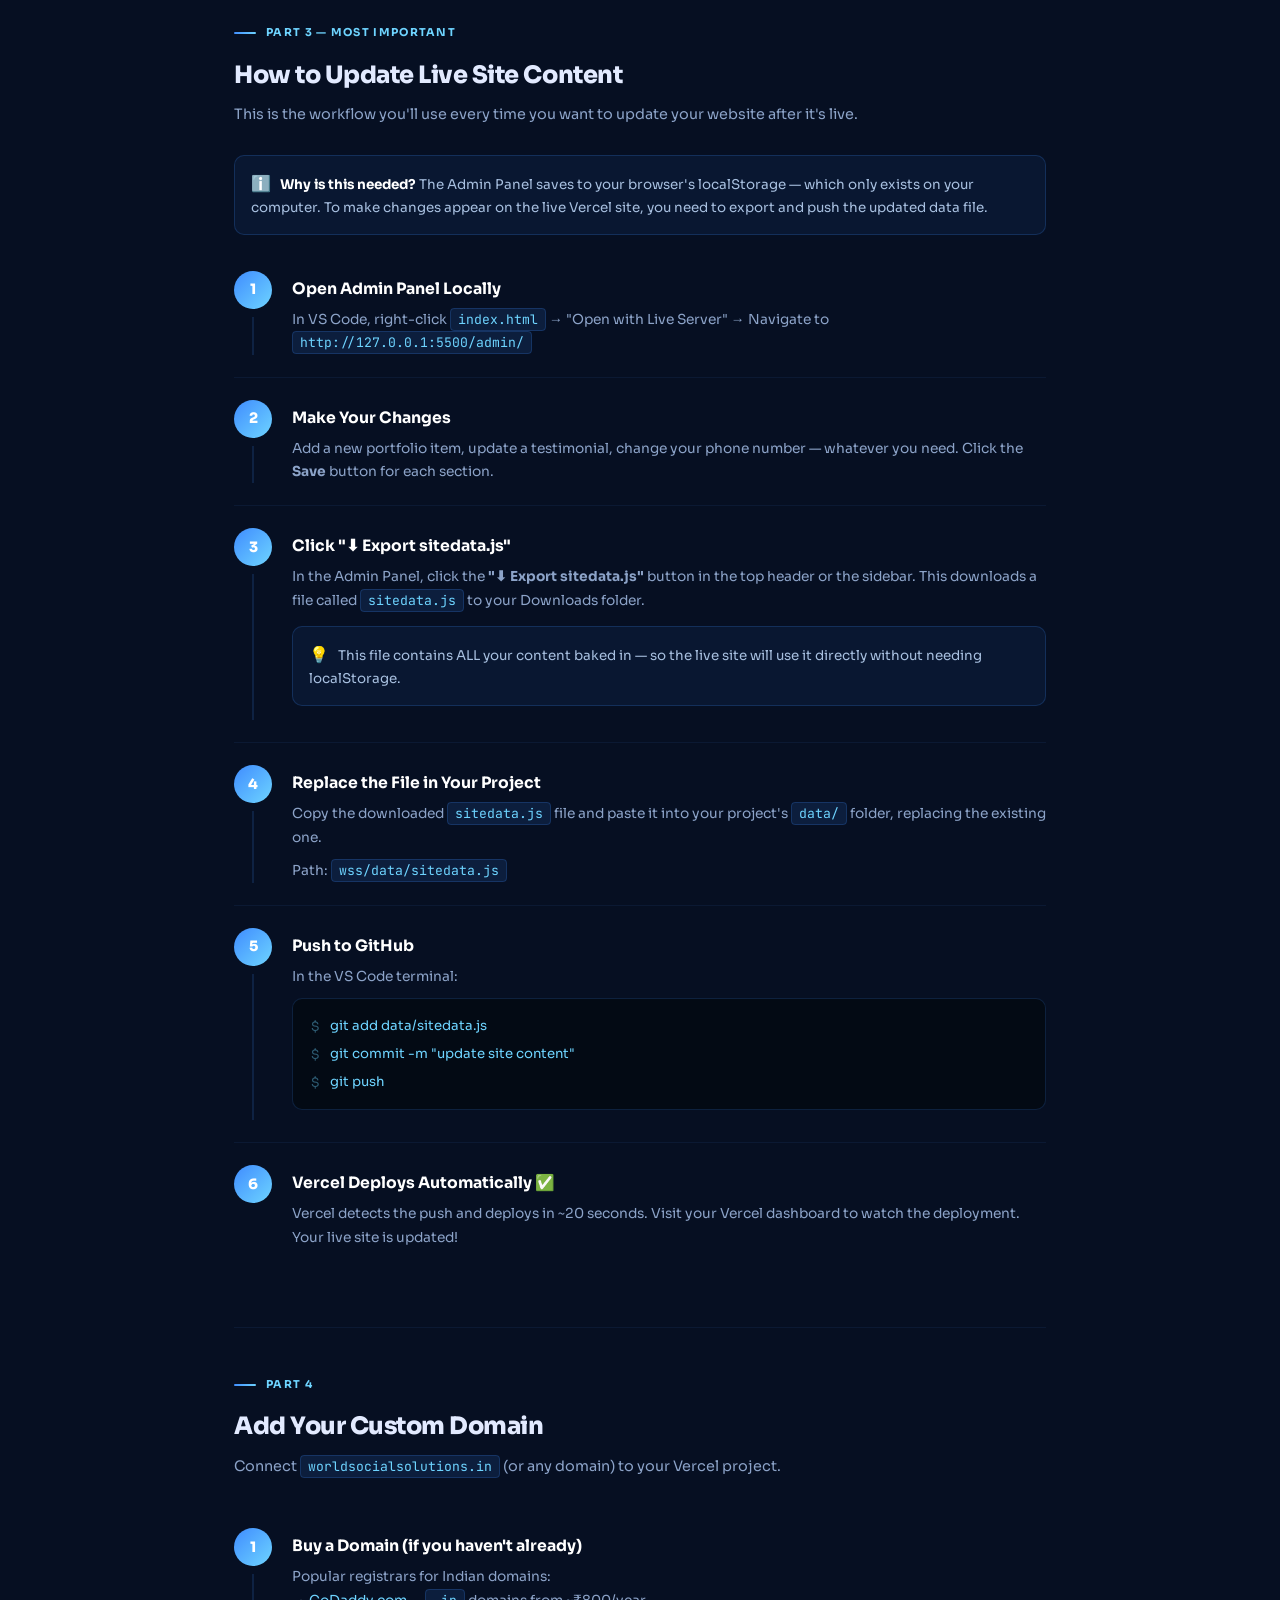
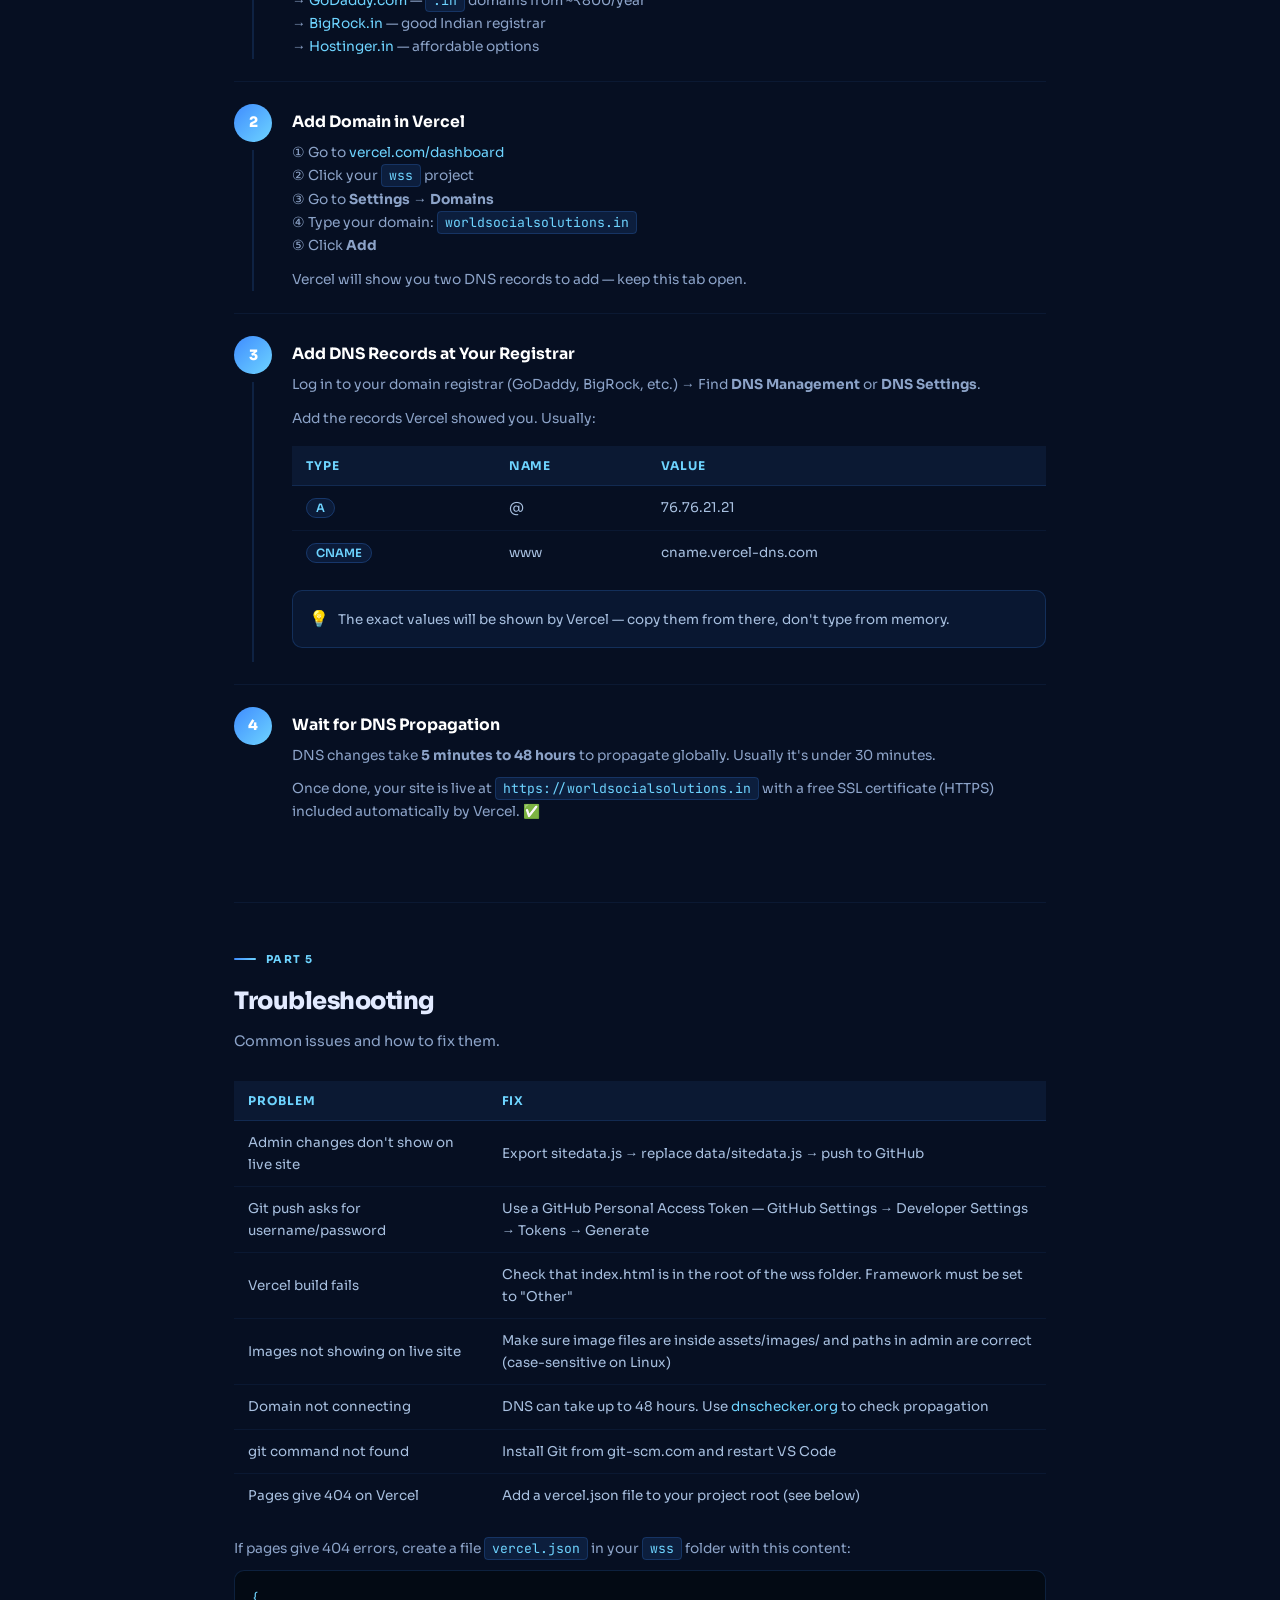
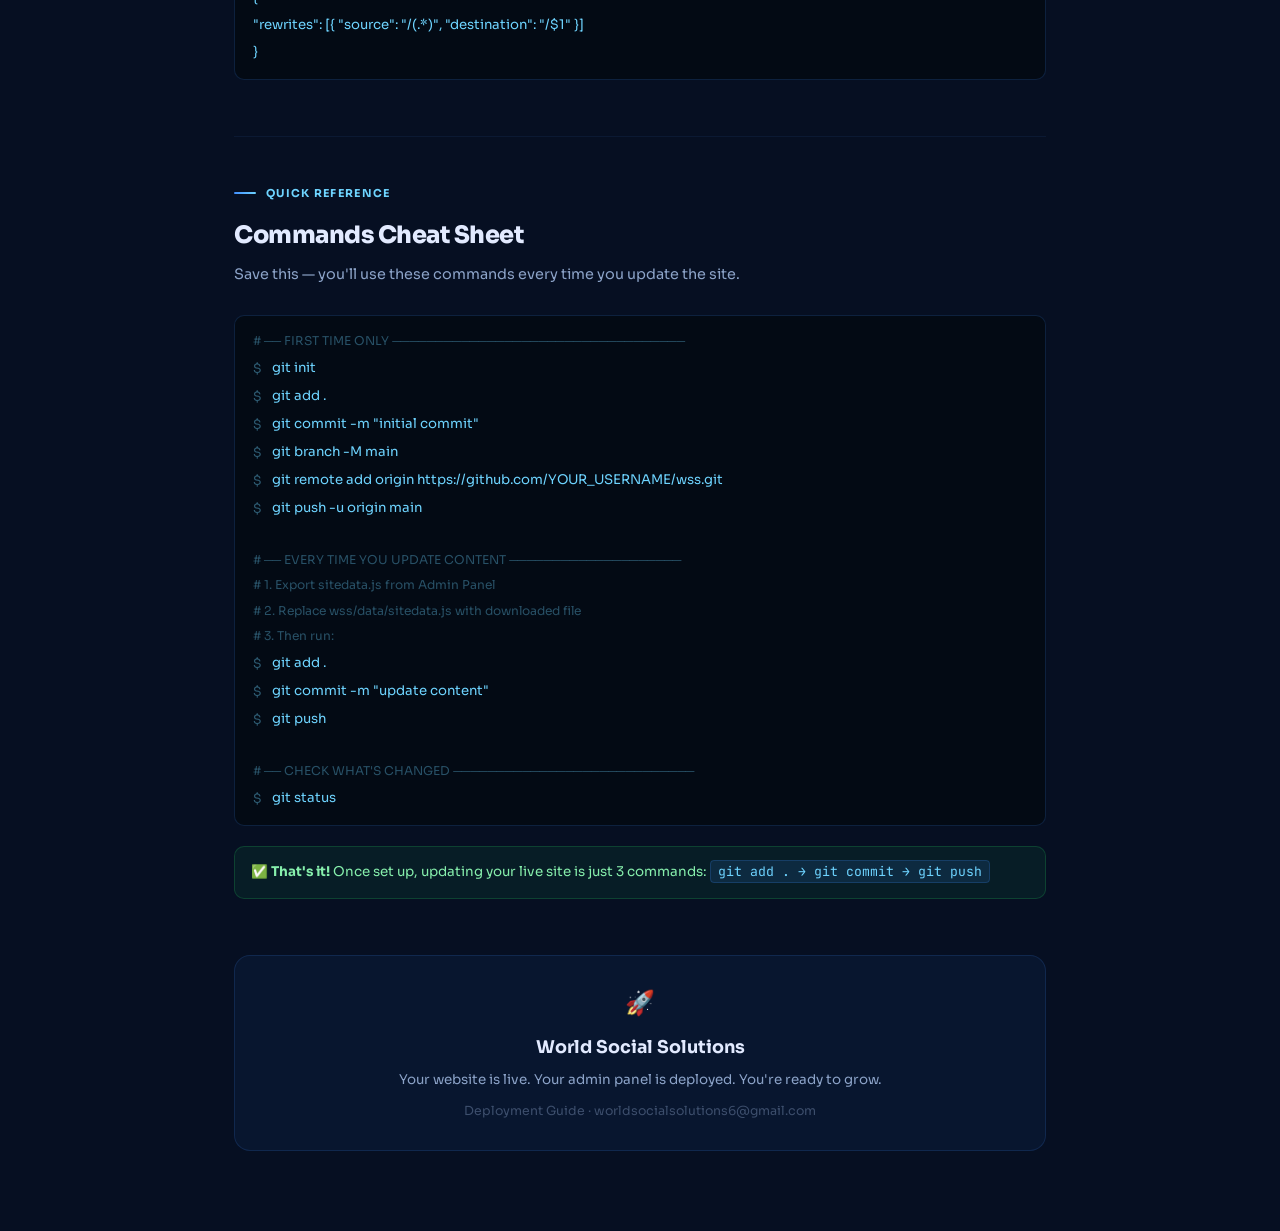
<file: DEPLOY-GUIDE.html>
<!DOCTYPE html>
<html lang="en">
<head>
<meta charset="UTF-8">
<meta name="viewport" content="width=device-width,initial-scale=1.0">
<title>Deploy Guide – World Social Solutions</title>
<link href="https://fonts.googleapis.com/css2?family=Sora:wght@400;600;700;800&family=JetBrains+Mono:wght@400;600&display=swap" rel="stylesheet">
<style>
*{margin:0;padding:0;box-sizing:border-box}
html{scroll-behavior:smooth}
body{font-family:'Sora',sans-serif;background:#060F22;color:#e2eaff;line-height:1.6;min-height:100vh}
a{color:#6ED4FF;text-decoration:none}
a:hover{text-decoration:underline}
code,pre{font-family:'JetBrains Mono',monospace}

/* TOP BAR */
.topbar{background:linear-gradient(135deg,#3F8CFF,#6ED4FF);padding:14px 6%;display:flex;align-items:center;gap:12px}
.topbar .logo{width:36px;height:36px;background:rgba(255,255,255,0.25);border-radius:9px;display:flex;align-items:center;justify-content:center;font-size:1.1rem;font-weight:800;color:#fff;flex-shrink:0}
.topbar h1{font-size:1rem;font-weight:700;color:#fff}
.topbar p{font-size:.78rem;color:rgba(255,255,255,.8);margin-top:1px}

/* LAYOUT */
.container{max-width:860px;margin:0 auto;padding:52px 24px 80px}

/* HERO */
.guide-hero{text-align:center;padding:48px 0 52px}
.guide-hero .badge{display:inline-flex;align-items:center;gap:8px;background:rgba(63,140,255,0.12);border:1px solid rgba(63,140,255,0.28);border-radius:30px;padding:5px 16px;font-size:.72rem;font-weight:700;letter-spacing:.1em;color:#6ED4FF;text-transform:uppercase;margin-bottom:20px}
.guide-hero h2{font-size:2.4rem;font-weight:800;margin-bottom:14px;letter-spacing:-.02em}
.guide-hero p{font-size:1rem;color:#8CA3C8;max-width:560px;margin:0 auto}

/* QUICK NAV */
.quick-nav{display:flex;flex-wrap:wrap;gap:10px;justify-content:center;margin-bottom:56px}
.qn-btn{background:rgba(63,140,255,0.1);border:1px solid rgba(63,140,255,0.22);border-radius:8px;padding:8px 18px;font-family:'Sora',sans-serif;font-size:.8rem;font-weight:600;color:#6ED4FF;cursor:pointer;transition:all .2s}
.qn-btn:hover{background:rgba(63,140,255,0.2)}

/* SECTION */
.guide-section{margin-bottom:56px}
.section-label{display:flex;align-items:center;gap:10px;font-size:.68rem;letter-spacing:.12em;text-transform:uppercase;color:#6ED4FF;font-weight:700;margin-bottom:14px}
.section-label::before{content:'';width:22px;height:2px;background:linear-gradient(135deg,#3F8CFF,#6ED4FF);border-radius:2px}
.section-title{font-size:1.5rem;font-weight:800;margin-bottom:8px;letter-spacing:-.02em}
.section-sub{font-size:.9rem;color:#8CA3C8;margin-bottom:28px;line-height:1.7}

/* STEPS */
.steps{display:flex;flex-direction:column;gap:0}
.step{display:flex;gap:20px;padding:22px 0;border-bottom:1px solid rgba(63,140,255,0.08)}
.step:last-child{border-bottom:none}
.step-left{display:flex;flex-direction:column;align-items:center;gap:0;flex-shrink:0}
.step-num{width:38px;height:38px;border-radius:50%;background:linear-gradient(135deg,#3F8CFF,#6ED4FF);display:flex;align-items:center;justify-content:center;font-size:.9rem;font-weight:800;color:#fff;flex-shrink:0}
.step-line{width:2px;flex:1;background:rgba(63,140,255,0.15);margin-top:8px;min-height:20px}
.step:last-child .step-line{display:none}
.step-body{flex:1;padding-top:6px}
.step-body h4{font-size:.98rem;font-weight:700;margin-bottom:6px;color:#fff}
.step-body p{font-size:.86rem;color:#8CA3C8;line-height:1.7;margin-bottom:10px}
.step-body p:last-child{margin-bottom:0}

/* CODE BLOCK */
.code{background:#030A14;border:1px solid rgba(63,140,255,0.18);border-radius:10px;padding:16px 18px;margin:10px 0;overflow-x:auto}
.code .cmd{display:flex;align-items:flex-start;gap:10px;margin-bottom:6px}
.code .cmd:last-child{margin-bottom:0}
.code .prompt{color:rgba(110,212,255,.4);font-size:.82rem;flex-shrink:0;margin-top:1px}
.code .txt{color:#6ED4FF;font-size:.83rem;line-height:1.6}
.code .comment{color:rgba(110,212,255,.35);font-size:.76rem}
.code-inline{background:rgba(63,140,255,0.12);border:1px solid rgba(63,140,255,0.2);border-radius:4px;padding:2px 7px;font-size:.82rem;color:#6ED4FF;font-family:'JetBrains Mono',monospace}

/* TIP / WARNING BOXES */
.tip{background:rgba(63,140,255,0.07);border:1px solid rgba(63,140,255,0.2);border-radius:10px;padding:14px 16px;font-size:.84rem;color:#a8c0e0;line-height:1.7;margin:14px 0}
.tip strong{color:#fff}
.tip .tip-icon{font-size:1rem;margin-right:6px}
.warn{background:rgba(245,158,11,0.08);border:1px solid rgba(245,158,11,0.22);border-radius:10px;padding:14px 16px;font-size:.84rem;color:#fcd34d;line-height:1.7;margin:14px 0}
.warn strong{color:#fde68a}
.success-box{background:rgba(34,197,94,0.08);border:1px solid rgba(34,197,94,0.22);border-radius:10px;padding:14px 16px;font-size:.84rem;color:#86efac;line-height:1.7;margin:14px 0}

/* METHODS GRID */
.methods-grid{display:grid;grid-template-columns:repeat(3,1fr);gap:16px;margin:24px 0}
.method-card{background:rgba(14,35,84,0.5);border:1px solid rgba(63,140,255,0.15);border-radius:14px;padding:22px 18px;transition:all .25s;cursor:default}
.method-card:hover{border-color:rgba(63,140,255,0.3);transform:translateY(-3px)}
.method-card .mc-icon{font-size:1.8rem;margin-bottom:12px}
.method-card h4{font-size:.9rem;font-weight:700;margin-bottom:6px;color:#fff}
.method-card p{font-size:.78rem;color:#8CA3C8;line-height:1.55}
.method-card .mc-tag{display:inline-block;background:rgba(63,140,255,0.12);border-radius:20px;padding:2px 10px;font-size:.68rem;font-weight:700;color:#6ED4FF;margin-top:10px;letter-spacing:.05em}

/* WORKFLOW CHART */
.workflow{display:flex;align-items:center;gap:0;margin:28px 0;flex-wrap:wrap;justify-content:center}
.wf-step{display:flex;flex-direction:column;align-items:center;text-align:center;gap:8px}
.wf-box{background:rgba(14,35,84,0.8);border:1px solid rgba(63,140,255,0.22);border-radius:10px;padding:12px 16px;min-width:110px}
.wf-box .wb-icon{font-size:1.3rem;margin-bottom:4px}
.wf-box h5{font-size:.74rem;font-weight:700;color:#fff}
.wf-box p{font-size:.64rem;color:#8CA3C8;margin-top:2px}
.wf-arrow{font-size:1.2rem;color:rgba(63,140,255,0.4);margin:0 6px;margin-top:-20px}

/* TABLE */
.guide-table{width:100%;border-collapse:collapse;margin:16px 0}
.guide-table th{text-align:left;padding:10px 14px;font-size:.75rem;font-weight:700;letter-spacing:.08em;text-transform:uppercase;color:#6ED4FF;background:rgba(63,140,255,0.08);border-bottom:1px solid rgba(63,140,255,0.15)}
.guide-table td{padding:11px 14px;font-size:.84rem;color:#a8c0e0;border-bottom:1px solid rgba(63,140,255,0.07)}
.guide-table tr:last-child td{border-bottom:none}
.guide-table tr:hover td{background:rgba(63,140,255,0.04)}
.tag-green{background:rgba(34,197,94,0.1);border:1px solid rgba(34,197,94,0.25);color:#86efac;border-radius:20px;padding:2px 9px;font-size:.72rem;font-weight:600}
.tag-blue{background:rgba(63,140,255,0.1);border:1px solid rgba(63,140,255,0.25);color:#6ED4FF;border-radius:20px;padding:2px 9px;font-size:.72rem;font-weight:600}
.tag-yellow{background:rgba(245,158,11,0.1);border:1px solid rgba(245,158,11,0.25);color:#fcd34d;border-radius:20px;padding:2px 9px;font-size:.72rem;font-weight:600}

/* DIVIDER */
.divider{height:1px;background:rgba(63,140,255,0.08);margin:48px 0}
@media(max-width:600px){.methods-grid{grid-template-columns:1fr}.workflow{flex-direction:column}.wf-arrow{transform:rotate(90deg);margin:4px 0}}
</style>
</head>
<body>

<div class="topbar">
  <div class="logo">W</div>
  <div>
    <h1>World Social Solutions — Deployment Guide</h1>
    <p>How to deploy your website + admin panel to Vercel</p>
  </div>
</div>

<div class="container">

  <div class="guide-hero">
    <div class="badge">🚀 Full Deployment Guide</div>
    <h2>Deploy Your Website &amp; Admin Panel to Vercel</h2>
    <p>Step-by-step instructions for getting your 5-page website and admin panel live on the internet — for free.</p>
  </div>

  <div class="quick-nav">
    <a href="#part1" class="qn-btn">Part 1 — First Time Setup</a>
    <a href="#part2" class="qn-btn">Part 2 — Deploy to Vercel</a>
    <a href="#part3" class="qn-btn">Part 3 — Update Content Live</a>
    <a href="#part4" class="qn-btn">Part 4 — Custom Domain</a>
    <a href="#part5" class="qn-btn">Part 5 — Troubleshooting</a>
  </div>

  <!-- HOW IT WORKS -->
  <div class="guide-section">
    <div class="section-label">Overview</div>
    <h2 class="section-title">How It All Works Together</h2>
    <p class="section-sub">Your website is pure HTML/CSS/JS — no server needed. Here's the complete workflow:</p>
    <div class="workflow">
      <div class="wf-step">
        <div class="wf-box"><div class="wb-icon">💻</div><h5>VS Code</h5><p>You edit content in Admin Panel</p></div>
      </div>
      <div class="wf-arrow">→</div>
      <div class="wf-step">
        <div class="wf-box"><div class="wb-icon">⬇</div><h5>Export JS</h5><p>Download sitedata.js</p></div>
      </div>
      <div class="wf-arrow">→</div>
      <div class="wf-step">
        <div class="wf-box"><div class="wb-icon">🐱</div><h5>GitHub</h5><p>Push files to repo</p></div>
      </div>
      <div class="wf-arrow">→</div>
      <div class="wf-step">
        <div class="wf-box"><div class="wb-icon">▲</div><h5>Vercel</h5><p>Auto-deploys in 20s</p></div>
      </div>
      <div class="wf-arrow">→</div>
      <div class="wf-step">
        <div class="wf-box"><div class="wb-icon">🌍</div><h5>Live Site</h5><p>worldsocialsolutions.in</p></div>
      </div>
    </div>

    <div class="methods-grid">
      <div class="method-card">
        <div class="mc-icon">🖱️</div>
        <h4>Method A — Drag &amp; Drop</h4>
        <p>Drag your folder to Vercel. Quickest way to get live. No GitHub needed.</p>
        <span class="mc-tag">5 MINUTES</span>
      </div>
      <div class="method-card">
        <div class="mc-icon">🐱</div>
        <h4>Method B — GitHub + Vercel</h4>
        <p>Connect GitHub repo. Every push auto-deploys. Best for ongoing updates.</p>
        <span class="mc-tag">RECOMMENDED</span>
      </div>
      <div class="method-card">
        <div class="mc-icon">⌨️</div>
        <h4>Method C — Vercel CLI</h4>
        <p>Deploy from VS Code terminal with one command. For developers.</p>
        <span class="mc-tag">ADVANCED</span>
      </div>
    </div>
  </div>

  <div class="divider"></div>

  <!-- PART 1 -->
  <div class="guide-section" id="part1">
    <div class="section-label">Part 1</div>
    <h2 class="section-title">First Time Setup</h2>
    <p class="section-sub">You only do this once. Takes about 10 minutes total.</p>

    <div class="steps">
      <div class="step">
        <div class="step-left"><div class="step-num">1</div><div class="step-line"></div></div>
        <div class="step-body">
          <h4>Create a GitHub Account</h4>
          <p>Go to <a href="https://github.com" target="_blank">github.com</a> → Click <strong>"Sign Up"</strong> → Enter your email, create a password, choose a username → Verify your email.</p>
          <div class="tip"><span class="tip-icon">💡</span> Use your business email for a professional look. Your GitHub username will appear in your repo URL.</div>
        </div>
      </div>
      <div class="step">
        <div class="step-left"><div class="step-num">2</div><div class="step-line"></div></div>
        <div class="step-body">
          <h4>Create a New Repository</h4>
          <p>After logging in to GitHub:</p>
          <p>① Click the <strong>green "New"</strong> button or the <strong>+</strong> icon → "New repository"<br>
          ② Repository name: <code class="code-inline">wss</code><br>
          ③ Set it to <strong>Public</strong> (required for free Vercel hosting)<br>
          ④ Leave everything else as default → Click <strong>"Create repository"</strong></p>
        </div>
      </div>
      <div class="step">
        <div class="step-left"><div class="step-num">3</div><div class="step-line"></div></div>
        <div class="step-body">
          <h4>Install Git on Your Computer</h4>
          <p>Git is the tool that sends your files to GitHub.</p>
          <p>→ Windows: Download from <a href="https://git-scm.com" target="_blank">git-scm.com</a> → Install with all default settings<br>
          → Mac: Open Terminal → type <code class="code-inline">git --version</code> → if not installed, it will prompt you to install it</p>
          <p>After installing, open a terminal (VS Code terminal works) and configure your identity:</p>
          <div class="code">
            <div class="cmd"><span class="prompt">$</span><span class="txt">git config --global user.name "Gurleen Kaur"</span></div>
            <div class="cmd"><span class="prompt">$</span><span class="txt">git config --global user.email "worldsocialsolutions6@gmail.com"</span></div>
          </div>
        </div>
      </div>
      <div class="step">
        <div class="step-left"><div class="step-num">4</div><div class="step-line"></div></div>
        <div class="step-body">
          <h4>Create a Vercel Account</h4>
          <p>Go to <a href="https://vercel.com" target="_blank">vercel.com</a> → Click <strong>"Sign Up"</strong> → Choose <strong>"Continue with GitHub"</strong> → Authorize Vercel.</p>
          <div class="tip"><span class="tip-icon">💡</span> Signing up with GitHub links both accounts automatically — Vercel can then see and deploy your repos directly.</div>
        </div>
      </div>
    </div>
  </div>

  <div class="divider"></div>

  <!-- PART 2 METHOD A -->
  <div class="guide-section" id="part2">
    <div class="section-label">Part 2 — Method A</div>
    <h2 class="section-title">Deploy via Drag &amp; Drop</h2>
    <p class="section-sub">Quickest way to get your site live. No GitHub required.</p>
    <div class="steps">
      <div class="step">
        <div class="step-left"><div class="step-num">1</div><div class="step-line"></div></div>
        <div class="step-body">
          <h4>Go to Vercel Drop</h4>
          <p>Open <a href="https://vercel.com/new" target="_blank">vercel.com/new</a> in your browser. Log in if prompted.</p>
        </div>
      </div>
      <div class="step">
        <div class="step-left"><div class="step-num">2</div><div class="step-line"></div></div>
        <div class="step-body">
          <h4>Drag Your Folder</h4>
          <p>Find your <code class="code-inline">wss</code> folder on your computer. Drag the entire folder onto the Vercel webpage where it says "Import Project".</p>
          <div class="warn"><strong>⚠ Important:</strong> Drag the <strong>wss folder itself</strong> — not just the files inside it. The folder should contain <code class="code-inline">index.html</code>, <code class="code-inline">pages/</code>, <code class="code-inline">admin/</code>, etc.</div>
        </div>
      </div>
      <div class="step">
        <div class="step-left"><div class="step-num">3</div><div class="step-line"></div></div>
        <div class="step-body">
          <h4>Deploy</h4>
          <p>Vercel detects it's a static site. Leave all settings as default → Click <strong>"Deploy"</strong>.</p>
          <p>In about 30 seconds you'll get a URL like: <code class="code-inline">wss-abc123.vercel.app</code> 🎉</p>
          <div class="tip"><span class="tip-icon">💡</span> Your admin panel is also live at: <code class="code-inline">wss-abc123.vercel.app/admin/</code></div>
        </div>
      </div>
    </div>
    <div class="warn"><strong>⚠ Limitation:</strong> With drag &amp; drop, you have to re-drag every time you make changes. For ongoing updates, use Method B below.</div>
  </div>

  <div class="divider"></div>

  <!-- PART 2 METHOD B -->
  <div class="guide-section">
    <div class="section-label">Part 2 — Method B (Recommended)</div>
    <h2 class="section-title">Deploy via GitHub + Vercel</h2>
    <p class="section-sub">Set up once — then every change you push to GitHub automatically goes live on your site.</p>
    <div class="steps">
      <div class="step">
        <div class="step-left"><div class="step-num">1</div><div class="step-line"></div></div>
        <div class="step-body">
          <h4>Open Your Project in VS Code Terminal</h4>
          <p>In VS Code, open the <code class="code-inline">wss</code> folder. Then open the terminal:</p>
          <p><strong>Terminal → New Terminal</strong> (or press <code class="code-inline">Ctrl + `</code>)</p>
          <p>Make sure the terminal shows you're inside the <code class="code-inline">wss</code> folder.</p>
        </div>
      </div>
      <div class="step">
        <div class="step-left"><div class="step-num">2</div><div class="step-line"></div></div>
        <div class="step-body">
          <h4>Initialise Git &amp; Push to GitHub</h4>
          <p>Run these commands one by one in the terminal:</p>
          <div class="code">
            <div class="cmd"><span class="comment"># Initialise git in your project</span></div>
            <div class="cmd"><span class="prompt">$</span><span class="txt">git init</span></div>
            <div class="cmd"><span class="comment"># Stage all files</span></div>
            <div class="cmd"><span class="prompt">$</span><span class="txt">git add .</span></div>
            <div class="cmd"><span class="comment"># Create first commit</span></div>
            <div class="cmd"><span class="prompt">$</span><span class="txt">git commit -m "initial website launch"</span></div>
            <div class="cmd"><span class="comment"># Set main branch name</span></div>
            <div class="cmd"><span class="prompt">$</span><span class="txt">git branch -M main</span></div>
            <div class="cmd"><span class="comment"># Connect to your GitHub repo (replace YOUR_USERNAME)</span></div>
            <div class="cmd"><span class="prompt">$</span><span class="txt">git remote add origin https://github.com/YOUR_USERNAME/wss.git</span></div>
            <div class="cmd"><span class="comment"># Push files to GitHub</span></div>
            <div class="cmd"><span class="prompt">$</span><span class="txt">git push -u origin main</span></div>
          </div>
          <div class="tip"><span class="tip-icon">💡</span> Replace <code class="code-inline">YOUR_USERNAME</code> with your actual GitHub username. You can find the exact URL on your GitHub repo page — click the green "Code" button → copy the HTTPS URL.</div>
        </div>
      </div>
      <div class="step">
        <div class="step-left"><div class="step-num">3</div><div class="step-line"></div></div>
        <div class="step-body">
          <h4>Import to Vercel</h4>
          <p>① Go to <a href="https://vercel.com/new" target="_blank">vercel.com/new</a><br>
          ② Click <strong>"Import Git Repository"</strong><br>
          ③ You'll see your <code class="code-inline">wss</code> repo listed → Click <strong>"Import"</strong><br>
          ④ Framework Preset: leave as <strong>"Other"</strong><br>
          ⑤ Root Directory: leave as <strong>"./"</strong> (default)<br>
          ⑥ Click <strong>"Deploy"</strong></p>
        </div>
      </div>
      <div class="step">
        <div class="step-left"><div class="step-num">4</div><div class="step-line"></div></div>
        <div class="step-body">
          <h4>Your Site is Live! ✅</h4>
          <p>Vercel gives you a URL like <code class="code-inline">wss.vercel.app</code> or <code class="code-inline">wss-yourusername.vercel.app</code></p>
          <p>→ Main website: <code class="code-inline">https://wss.vercel.app/</code><br>
          → Admin panel: <code class="code-inline">https://wss.vercel.app/admin/</code></p>
          <div class="success-box">✅ From now on, every time you push to GitHub, Vercel auto-deploys your site in ~20 seconds. No manual steps needed.</div>
        </div>
      </div>
    </div>
  </div>

  <div class="divider"></div>

  <!-- PART 3 — UPDATING CONTENT -->
  <div class="guide-section" id="part3">
    <div class="section-label">Part 3 — Most Important</div>
    <h2 class="section-title">How to Update Live Site Content</h2>
    <p class="section-sub">This is the workflow you'll use every time you want to update your website after it's live.</p>

    <div class="tip"><span class="tip-icon">ℹ️</span> <strong>Why is this needed?</strong> The Admin Panel saves to your browser's localStorage — which only exists on your computer. To make changes appear on the live Vercel site, you need to export and push the updated data file.</div>

    <div class="steps">
      <div class="step">
        <div class="step-left"><div class="step-num">1</div><div class="step-line"></div></div>
        <div class="step-body">
          <h4>Open Admin Panel Locally</h4>
          <p>In VS Code, right-click <code class="code-inline">index.html</code> → "Open with Live Server" → Navigate to <code class="code-inline">http://127.0.0.1:5500/admin/</code></p>
        </div>
      </div>
      <div class="step">
        <div class="step-left"><div class="step-num">2</div><div class="step-line"></div></div>
        <div class="step-body">
          <h4>Make Your Changes</h4>
          <p>Add a new portfolio item, update a testimonial, change your phone number — whatever you need. Click the <strong>Save</strong> button for each section.</p>
        </div>
      </div>
      <div class="step">
        <div class="step-left"><div class="step-num">3</div><div class="step-line"></div></div>
        <div class="step-body">
          <h4>Click "⬇ Export sitedata.js"</h4>
          <p>In the Admin Panel, click the <strong>"⬇ Export sitedata.js"</strong> button in the top header or the sidebar. This downloads a file called <code class="code-inline">sitedata.js</code> to your Downloads folder.</p>
          <div class="tip"><span class="tip-icon">💡</span> This file contains ALL your content baked in — so the live site will use it directly without needing localStorage.</div>
        </div>
      </div>
      <div class="step">
        <div class="step-left"><div class="step-num">4</div><div class="step-line"></div></div>
        <div class="step-body">
          <h4>Replace the File in Your Project</h4>
          <p>Copy the downloaded <code class="code-inline">sitedata.js</code> file and paste it into your project's <code class="code-inline">data/</code> folder, replacing the existing one.</p>
          <p>Path: <code class="code-inline">wss/data/sitedata.js</code></p>
        </div>
      </div>
      <div class="step">
        <div class="step-left"><div class="step-num">5</div><div class="step-line"></div></div>
        <div class="step-body">
          <h4>Push to GitHub</h4>
          <p>In the VS Code terminal:</p>
          <div class="code">
            <div class="cmd"><span class="prompt">$</span><span class="txt">git add data/sitedata.js</span></div>
            <div class="cmd"><span class="prompt">$</span><span class="txt">git commit -m "update site content"</span></div>
            <div class="cmd"><span class="prompt">$</span><span class="txt">git push</span></div>
          </div>
        </div>
      </div>
      <div class="step">
        <div class="step-left"><div class="step-num">6</div><div class="step-line"></div></div>
        <div class="step-body">
          <h4>Vercel Deploys Automatically ✅</h4>
          <p>Vercel detects the push and deploys in ~20 seconds. Visit your Vercel dashboard to watch the deployment. Your live site is updated!</p>
        </div>
      </div>
    </div>
  </div>

  <div class="divider"></div>

  <!-- PART 4 — CUSTOM DOMAIN -->
  <div class="guide-section" id="part4">
    <div class="section-label">Part 4</div>
    <h2 class="section-title">Add Your Custom Domain</h2>
    <p class="section-sub">Connect <code class="code-inline">worldsocialsolutions.in</code> (or any domain) to your Vercel project.</p>
    <div class="steps">
      <div class="step">
        <div class="step-left"><div class="step-num">1</div><div class="step-line"></div></div>
        <div class="step-body">
          <h4>Buy a Domain (if you haven't already)</h4>
          <p>Popular registrars for Indian domains:<br>
          → <a href="https://www.godaddy.com" target="_blank">GoDaddy.com</a> — <code class="code-inline">.in</code> domains from ~₹800/year<br>
          → <a href="https://www.bigrock.in" target="_blank">BigRock.in</a> — good Indian registrar<br>
          → <a href="https://hostinger.in" target="_blank">Hostinger.in</a> — affordable options</p>
        </div>
      </div>
      <div class="step">
        <div class="step-left"><div class="step-num">2</div><div class="step-line"></div></div>
        <div class="step-body">
          <h4>Add Domain in Vercel</h4>
          <p>① Go to <a href="https://vercel.com/dashboard" target="_blank">vercel.com/dashboard</a><br>
          ② Click your <code class="code-inline">wss</code> project<br>
          ③ Go to <strong>Settings → Domains</strong><br>
          ④ Type your domain: <code class="code-inline">worldsocialsolutions.in</code><br>
          ⑤ Click <strong>Add</strong></p>
          <p>Vercel will show you two DNS records to add — keep this tab open.</p>
        </div>
      </div>
      <div class="step">
        <div class="step-left"><div class="step-num">3</div><div class="step-line"></div></div>
        <div class="step-body">
          <h4>Add DNS Records at Your Registrar</h4>
          <p>Log in to your domain registrar (GoDaddy, BigRock, etc.) → Find <strong>DNS Management</strong> or <strong>DNS Settings</strong>.</p>
          <p>Add the records Vercel showed you. Usually:</p>
          <table class="guide-table">
            <tr><th>Type</th><th>Name</th><th>Value</th></tr>
            <tr><td><span class="tag-blue">A</span></td><td>@</td><td>76.76.21.21</td></tr>
            <tr><td><span class="tag-blue">CNAME</span></td><td>www</td><td>cname.vercel-dns.com</td></tr>
          </table>
          <div class="tip"><span class="tip-icon">💡</span> The exact values will be shown by Vercel — copy them from there, don't type from memory.</div>
        </div>
      </div>
      <div class="step">
        <div class="step-left"><div class="step-num">4</div><div class="step-line"></div></div>
        <div class="step-body">
          <h4>Wait for DNS Propagation</h4>
          <p>DNS changes take <strong>5 minutes to 48 hours</strong> to propagate globally. Usually it's under 30 minutes.</p>
          <p>Once done, your site is live at <code class="code-inline">https://worldsocialsolutions.in</code> with a free SSL certificate (HTTPS) included automatically by Vercel. ✅</p>
        </div>
      </div>
    </div>
  </div>

  <div class="divider"></div>

  <!-- PART 5 — TROUBLESHOOTING -->
  <div class="guide-section" id="part5">
    <div class="section-label">Part 5</div>
    <h2 class="section-title">Troubleshooting</h2>
    <p class="section-sub">Common issues and how to fix them.</p>

    <table class="guide-table">
      <tr>
        <th>Problem</th>
        <th>Fix</th>
      </tr>
      <tr>
        <td>Admin changes don't show on live site</td>
        <td>Export sitedata.js → replace data/sitedata.js → push to GitHub</td>
      </tr>
      <tr>
        <td>Git push asks for username/password</td>
        <td>Use a GitHub Personal Access Token — GitHub Settings → Developer Settings → Tokens → Generate</td>
      </tr>
      <tr>
        <td>Vercel build fails</td>
        <td>Check that index.html is in the root of the wss folder. Framework must be set to "Other"</td>
      </tr>
      <tr>
        <td>Images not showing on live site</td>
        <td>Make sure image files are inside assets/images/ and paths in admin are correct (case-sensitive on Linux)</td>
      </tr>
      <tr>
        <td>Domain not connecting</td>
        <td>DNS can take up to 48 hours. Use <a href="https://dnschecker.org" target="_blank">dnschecker.org</a> to check propagation</td>
      </tr>
      <tr>
        <td>git command not found</td>
        <td>Install Git from git-scm.com and restart VS Code</td>
      </tr>
      <tr>
        <td>Pages give 404 on Vercel</td>
        <td>Add a vercel.json file to your project root (see below)</td>
      </tr>
    </table>

    <p style="margin-top:20px;font-size:.86rem;color:#8CA3C8">If pages give 404 errors, create a file <code class="code-inline">vercel.json</code> in your <code class="code-inline">wss</code> folder with this content:</p>
    <div class="code">
      <div class="cmd"><span class="txt">{</span></div>
      <div class="cmd"><span class="txt">  "rewrites": [{ "source": "/(.*)", "destination": "/$1" }]</span></div>
      <div class="cmd"><span class="txt">}</span></div>
    </div>
  </div>

  <div class="divider"></div>

  <!-- CHEAT SHEET -->
  <div class="guide-section">
    <div class="section-label">Quick Reference</div>
    <h2 class="section-title">Commands Cheat Sheet</h2>
    <p class="section-sub">Save this — you'll use these commands every time you update the site.</p>

    <div class="code">
      <div class="cmd"><span class="comment"># ── FIRST TIME ONLY ──────────────────────────────────</span></div>
      <div class="cmd"><span class="prompt">$</span><span class="txt">git init</span></div>
      <div class="cmd"><span class="prompt">$</span><span class="txt">git add .</span></div>
      <div class="cmd"><span class="prompt">$</span><span class="txt">git commit -m "initial commit"</span></div>
      <div class="cmd"><span class="prompt">$</span><span class="txt">git branch -M main</span></div>
      <div class="cmd"><span class="prompt">$</span><span class="txt">git remote add origin https://github.com/YOUR_USERNAME/wss.git</span></div>
      <div class="cmd"><span class="prompt">$</span><span class="txt">git push -u origin main</span></div>
      <div class="cmd"><span class="comment">&nbsp;</span></div>
      <div class="cmd"><span class="comment"># ── EVERY TIME YOU UPDATE CONTENT ────────────────────</span></div>
      <div class="cmd"><span class="comment"># 1. Export sitedata.js from Admin Panel</span></div>
      <div class="cmd"><span class="comment"># 2. Replace wss/data/sitedata.js with downloaded file</span></div>
      <div class="cmd"><span class="comment"># 3. Then run:</span></div>
      <div class="cmd"><span class="prompt">$</span><span class="txt">git add .</span></div>
      <div class="cmd"><span class="prompt">$</span><span class="txt">git commit -m "update content"</span></div>
      <div class="cmd"><span class="prompt">$</span><span class="txt">git push</span></div>
      <div class="cmd"><span class="comment">&nbsp;</span></div>
      <div class="cmd"><span class="comment"># ── CHECK WHAT'S CHANGED ────────────────────────────</span></div>
      <div class="cmd"><span class="prompt">$</span><span class="txt">git status</span></div>
    </div>

    <div class="success-box" style="margin-top:20px">
      ✅ <strong>That's it!</strong> Once set up, updating your live site is just 3 commands: <code class="code-inline">git add . → git commit → git push</code>
    </div>
  </div>

  <div style="text-align:center;margin-top:48px;padding:28px;background:rgba(63,140,255,0.06);border:1px solid rgba(63,140,255,0.15);border-radius:16px">
    <div style="font-size:1.5rem;margin-bottom:10px">🚀</div>
    <h3 style="font-size:1.1rem;font-weight:700;margin-bottom:8px">World Social Solutions</h3>
    <p style="font-size:.84rem;color:#8CA3C8">Your website is live. Your admin panel is deployed. You're ready to grow.</p>
    <p style="font-size:.78rem;color:rgba(140,163,200,.4);margin-top:12px">Deployment Guide · worldsocialsolutions6@gmail.com</p>
  </div>

</div>
</body>
</html>
</file>
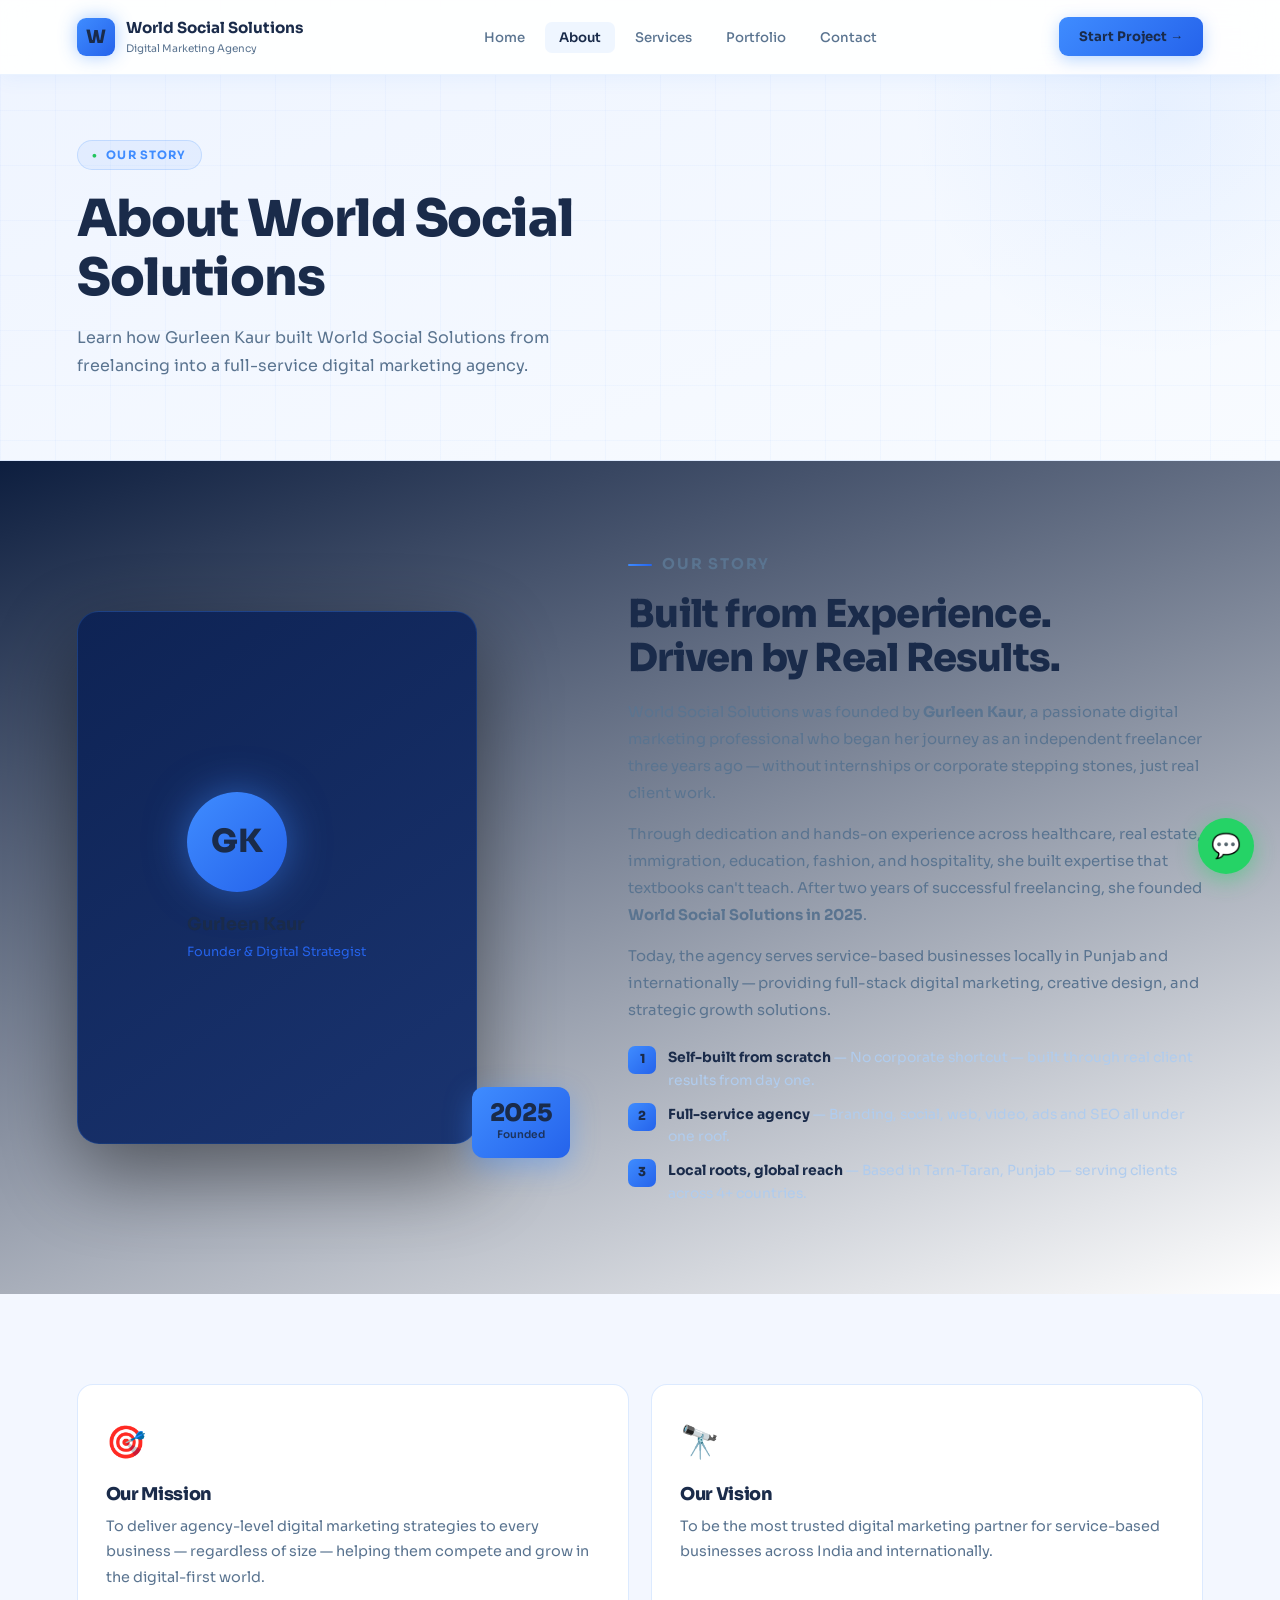
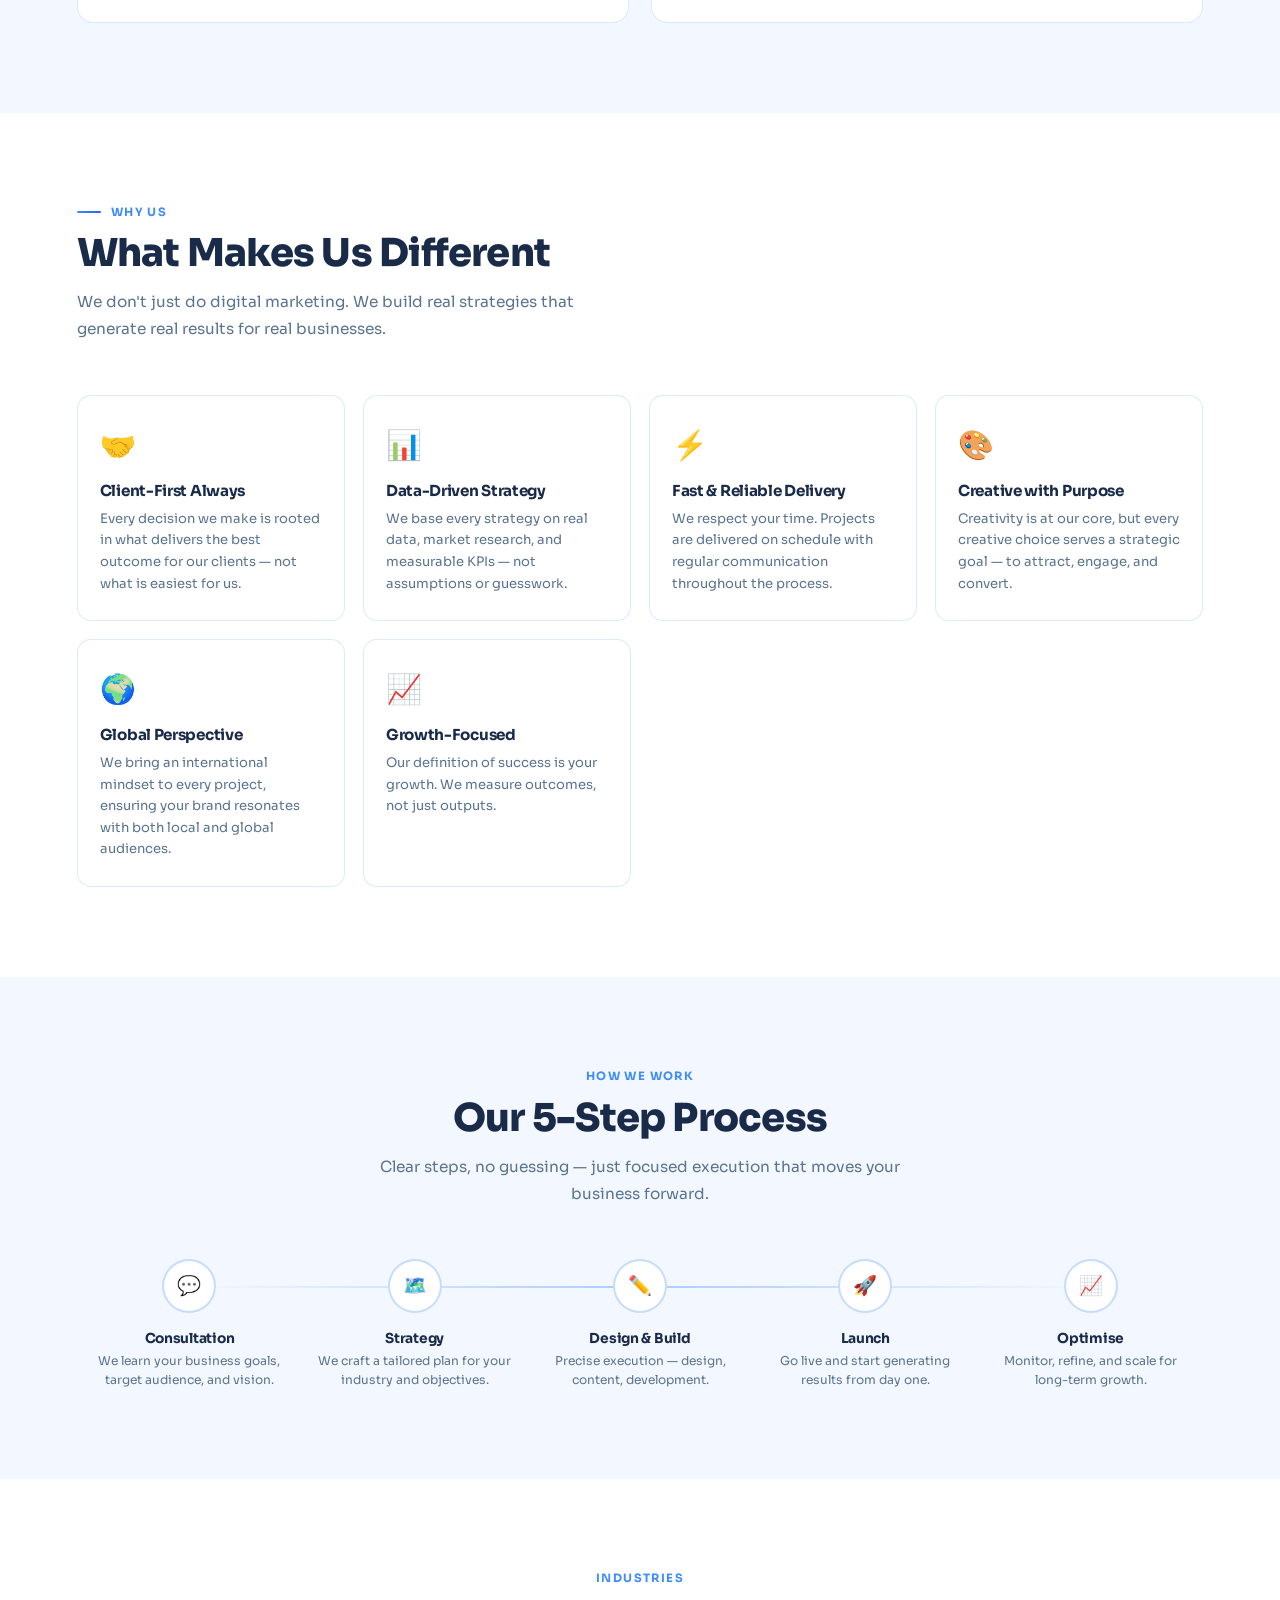
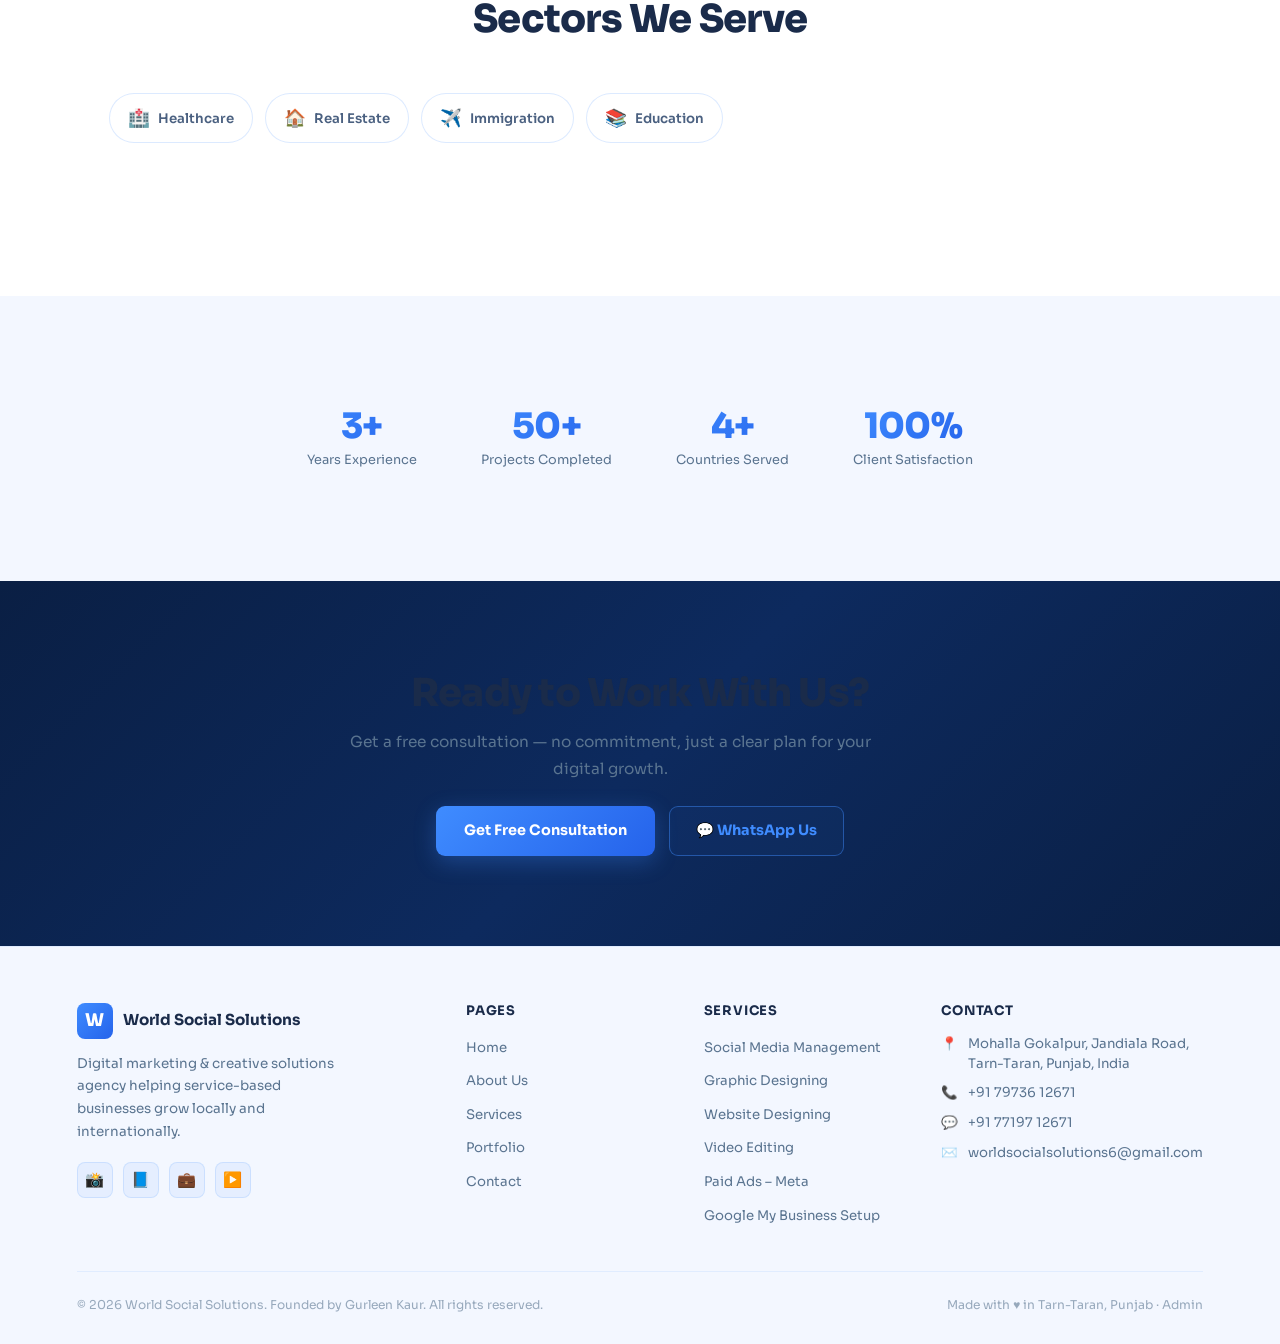
<file: pages/about.html>
<!DOCTYPE html>
<html lang="en">
<head>
<meta charset="UTF-8">
<meta name="viewport" content="width=device-width,initial-scale=1.0">
<meta name="robots" content="index,follow">
<link rel="canonical" href="https://worldsocialsolutions.in/pages/about.html">
<link rel="stylesheet" href="../assets/css/shared.css">
<link rel="stylesheet" href="../assets/css/about.css">
<script src="../data/sitedata.js" defer></script>
<script src="../assets/js/shared.js" defer></script>
<script src="../assets/js/about.js" defer></script>
</head>
<body>

<nav class="site-nav" id="siteNav"></nav>
<div class="mobile-menu" id="mobileNav"></div>

<!-- PAGE HEADER -->
<header class="page-header">
  <div class="ph-inner">
    <div class="ph-tag">Our Story</div>
    <h1 class="ph-title" id="phTitle">About World Social Solutions</h1>
    <p class="ph-sub" id="phSub"></p>
  </div>
</header>

<!-- FOUNDER STORY -->
<section id="founder-story">
  <div class="founder-grid" id="founderGrid"></div>
</section>

<!-- MISSION VISION -->
<section id="mission-vision" style="background:var(--darker)">
  <div class="mv-grid" id="mvGrid"></div>
</section>

<!-- VALUES / USPs -->
<section id="about-values">
  <div class="sec-header reveal">
    <p class="sec-tag">Why Us</p>
    <h2 class="sec-title">What Makes Us Different</h2>
    <p class="sec-sub">We don't just do digital marketing. We build real strategies that generate real results for real businesses.</p>
  </div>
  <div class="values-grid" id="valuesGrid"></div>
</section>

<!-- PROCESS -->
<section id="our-process" style="background:var(--darker)">
  <div class="sec-header center reveal">
    <p class="sec-tag">How We Work</p>
    <h2 class="sec-title">Our 5-Step Process</h2>
    <p class="sec-sub">Clear steps, no guessing — just focused execution that moves your business forward.</p>
  </div>
  <div class="process-wrap" id="processWrap"></div>
</section>

<!-- INDUSTRIES -->
<section id="about-industries">
  <div class="sec-header center reveal">
    <p class="sec-tag">Industries</p>
    <h2 class="sec-title">Sectors We Serve</h2>
  </div>
  <div class="ind-flex" id="indFlex"></div>
</section>

<!-- STATS BAND -->
<section id="stats-band" style="background:var(--darker)">
  <div class="stats-band-inner" id="statsBand"></div>
</section>

<!-- TEAM CTA -->
<section id="about-cta">
  <div class="acta-inner reveal">
    <h2 class="sec-title">Ready to Work With Us?</h2>
    <p class="sec-sub" style="margin-top:12px">Get a free consultation — no commitment, just a clear plan for your digital growth.</p>
    <div class="acta-btns mt-24" id="actaBtns"></div>
  </div>
</section>

<div id="waFloat"></div>
<footer class="site-footer" id="siteFooter"></footer>

</body>
</html>
</file>
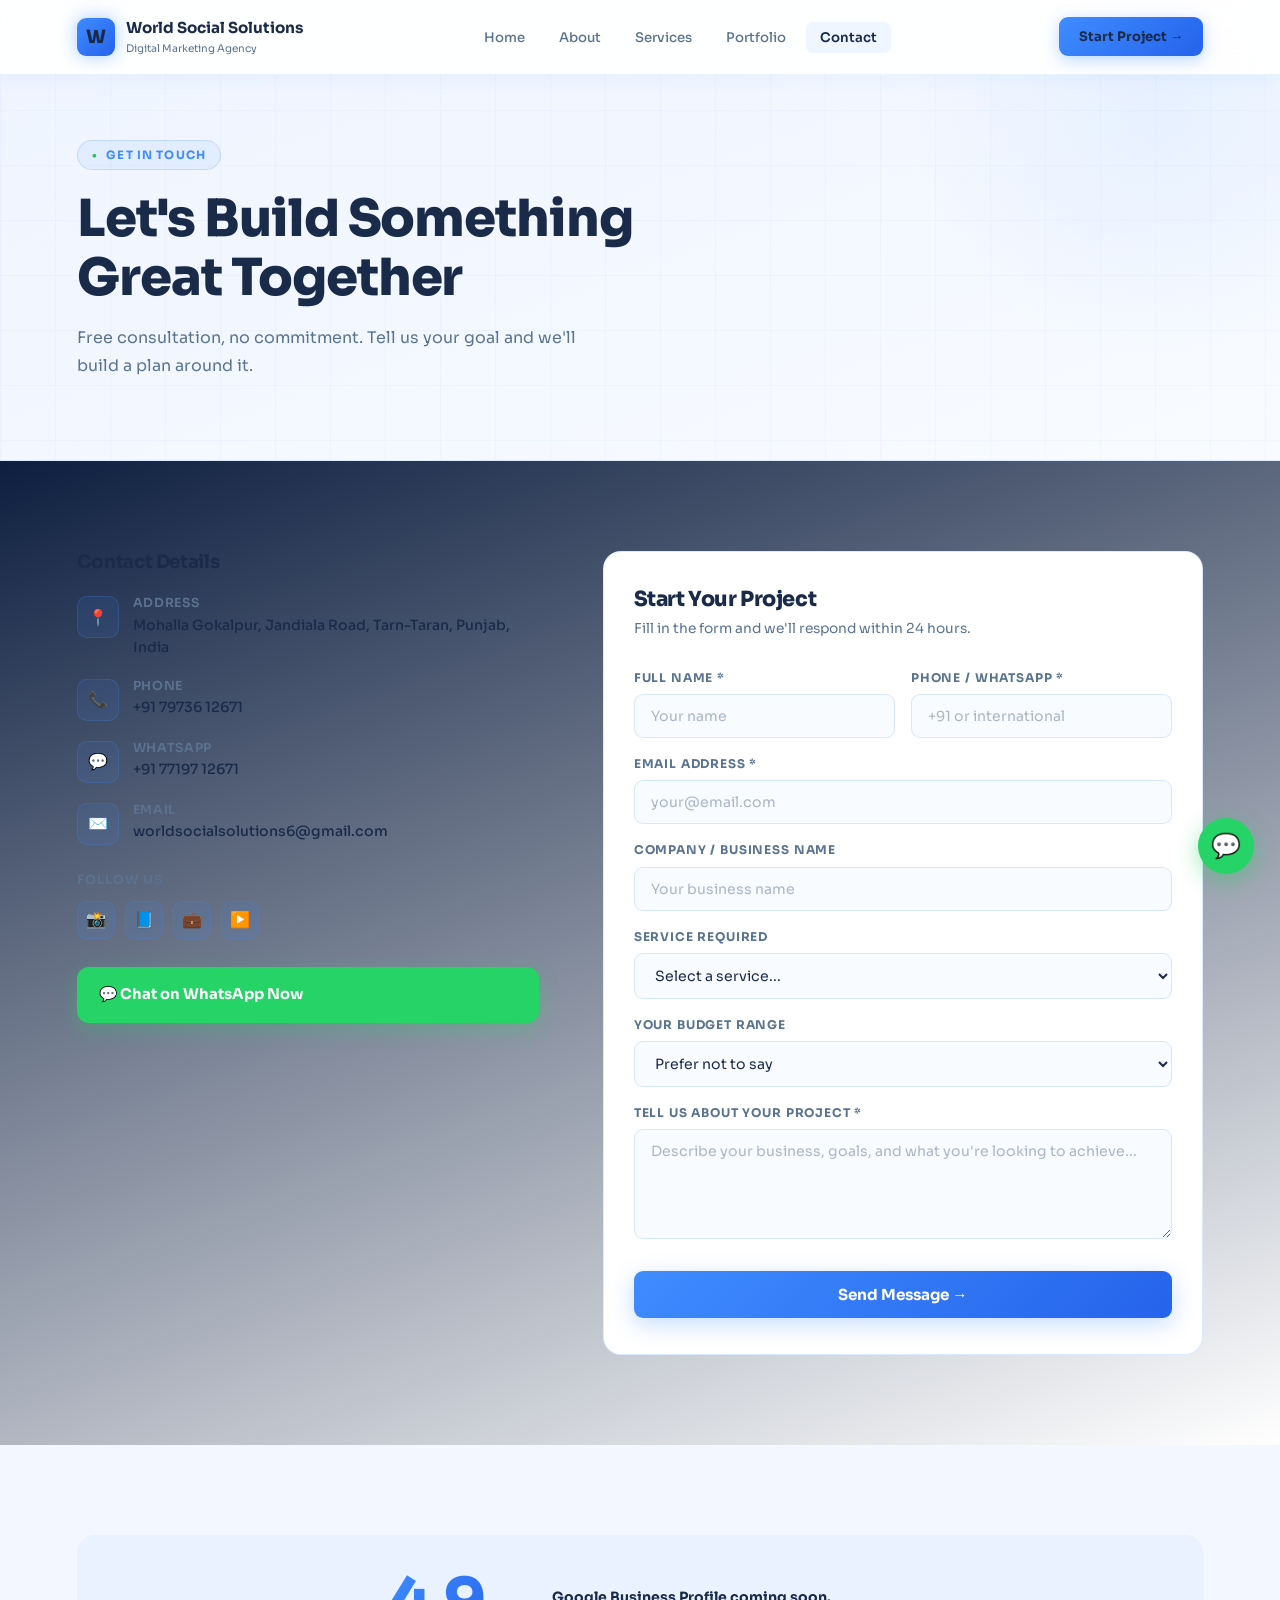
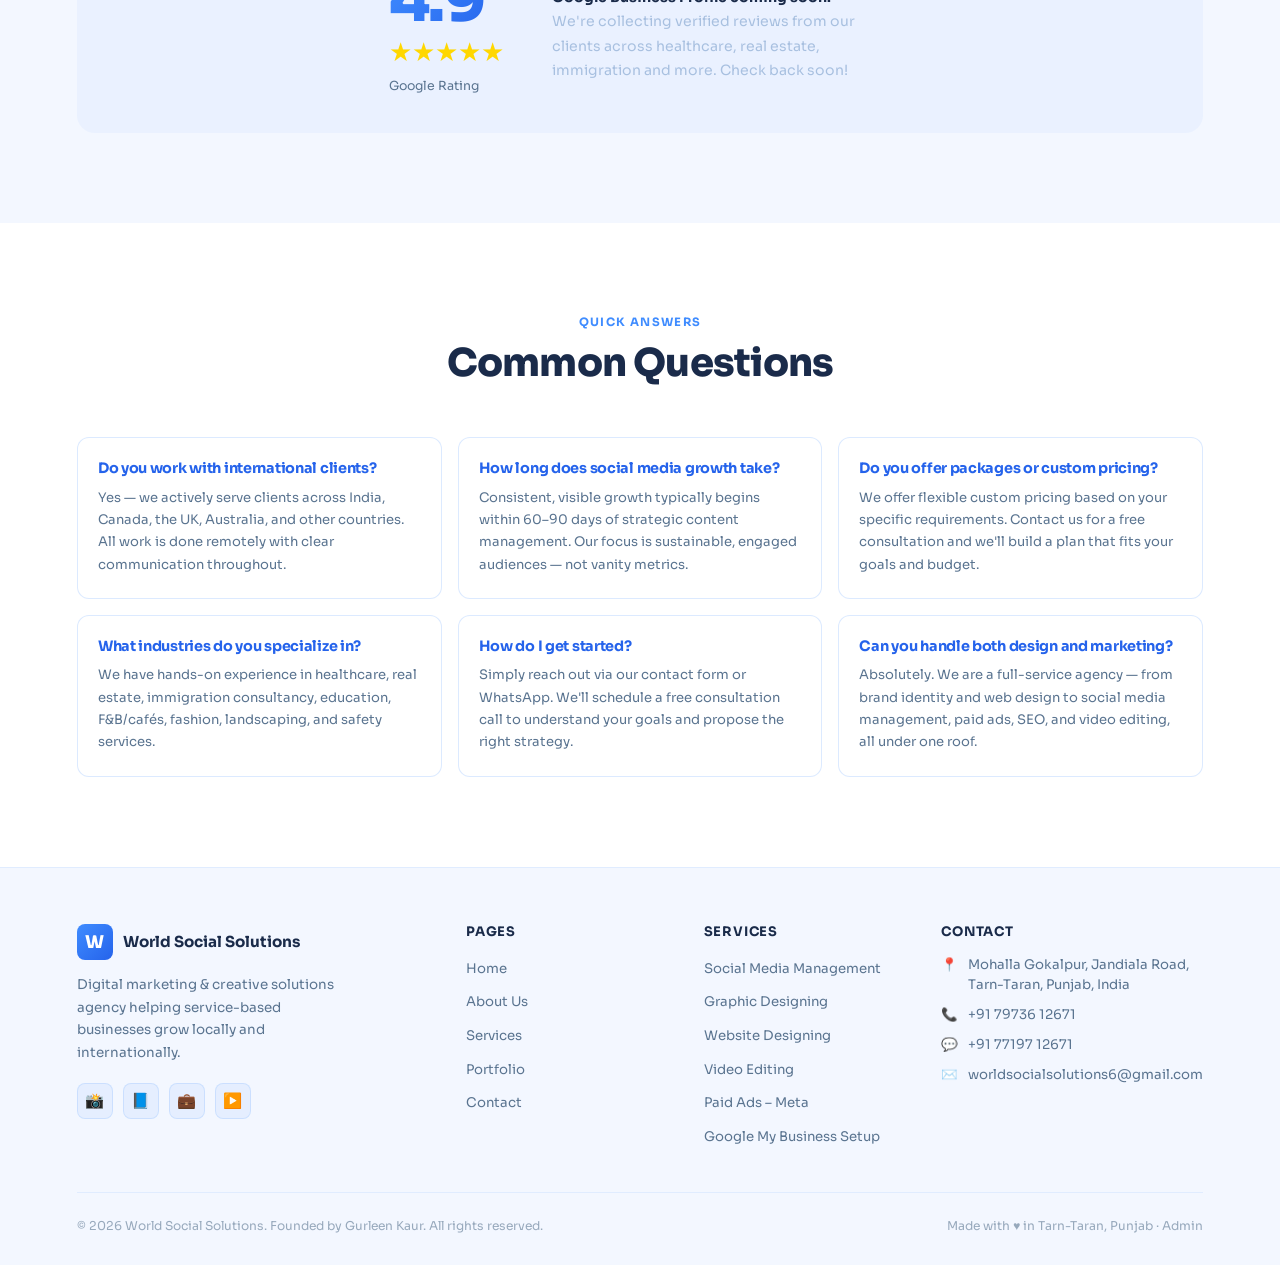
<file: pages/contact.html>
<!DOCTYPE html>
<html lang="en">
<head>
<meta charset="UTF-8">
<meta name="viewport" content="width=device-width,initial-scale=1.0">
<meta name="robots" content="index,follow">
<link rel="canonical" href="https://worldsocialsolutions.in/pages/contact.html">
<link rel="stylesheet" href="../assets/css/shared.css">
<link rel="stylesheet" href="../assets/css/contact.css">
<script src="../data/sitedata.js" defer></script>
<script src="../assets/js/shared.js" defer></script>
<script src="../assets/js/contact.js" defer></script>
</head>
<body>

<nav class="site-nav" id="siteNav"></nav>
<div class="mobile-menu" id="mobileNav"></div>

<header class="page-header">
  <div class="ph-inner">
    <div class="ph-tag">Get in Touch</div>
    <h1 class="ph-title">Let's Build Something Great Together</h1>
    <p class="ph-sub">Free consultation, no commitment. Tell us your goal and we'll build a plan around it.</p>
  </div>
</header>

<!-- CONTACT MAIN -->
<section id="contact-main">
  <div class="contact-grid">
    <!-- Info -->
    <div class="contact-info-col reveal" id="contactInfoCol"></div>
    <!-- Form -->
    <div class="contact-form-col reveal reveal-delay-2">
      <div class="cf-card">
        <h2>Start Your Project</h2>
        <p class="cf-sub">Fill in the form and we'll respond within 24 hours.</p>
        <form id="contactForm">
          <div class="form-row">
            <div class="form-group">
              <label class="form-label">Full Name *</label>
              <input class="form-input" type="text" name="name" placeholder="Your name" required>
            </div>
            <div class="form-group">
              <label class="form-label">Phone / WhatsApp *</label>
              <input class="form-input" type="tel" name="phone" placeholder="+91 or international" required>
            </div>
          </div>
          <div class="form-group">
            <label class="form-label">Email Address *</label>
            <input class="form-input" type="email" name="email" placeholder="your@email.com" required>
          </div>
          <div class="form-group">
            <label class="form-label">Company / Business Name</label>
            <input class="form-input" type="text" name="company" placeholder="Your business name">
          </div>
          <div class="form-group">
            <label class="form-label">Service Required</label>
            <select class="form-select" name="service" id="serviceSelect"></select>
          </div>
          <div class="form-group">
            <label class="form-label">Your Budget Range</label>
            <select class="form-select" name="budget">
              <option value="">Prefer not to say</option>
              <option>Under ₹10,000</option>
              <option>₹10,000 – ₹25,000</option>
              <option>₹25,000 – ₹50,000</option>
              <option>₹50,000 – ₹1,00,000</option>
              <option>Above ₹1,00,000</option>
              <option>International – USD</option>
            </select>
          </div>
          <div class="form-group">
            <label class="form-label">Tell Us About Your Project *</label>
            <textarea class="form-textarea" name="message" placeholder="Describe your business, goals, and what you're looking to achieve..." required></textarea>
          </div>
          <button type="submit" class="btn btn-primary cf-submit">Send Message →</button>
          <div class="form-success" id="formSuccess">✅ Thank you! We'll respond within 24 hours. Looking forward to working with you!</div>
        </form>
      </div>
    </div>
  </div>
</section>

<!-- GOOGLE REVIEW STRIP -->
<section id="review-strip" style="background:var(--darker)">
  <div class="review-inner" id="reviewInner"></div>
</section>

<!-- FAQs QUICK -->
<section id="contact-faqs">
  <div class="sec-header center reveal">
    <p class="sec-tag">Quick Answers</p>
    <h2 class="sec-title">Common Questions</h2>
  </div>
  <div class="cfaq-grid" id="cfaqGrid"></div>
</section>

<div id="waFloat"></div>
<footer class="site-footer" id="siteFooter"></footer>

</body>
</html>
</file>
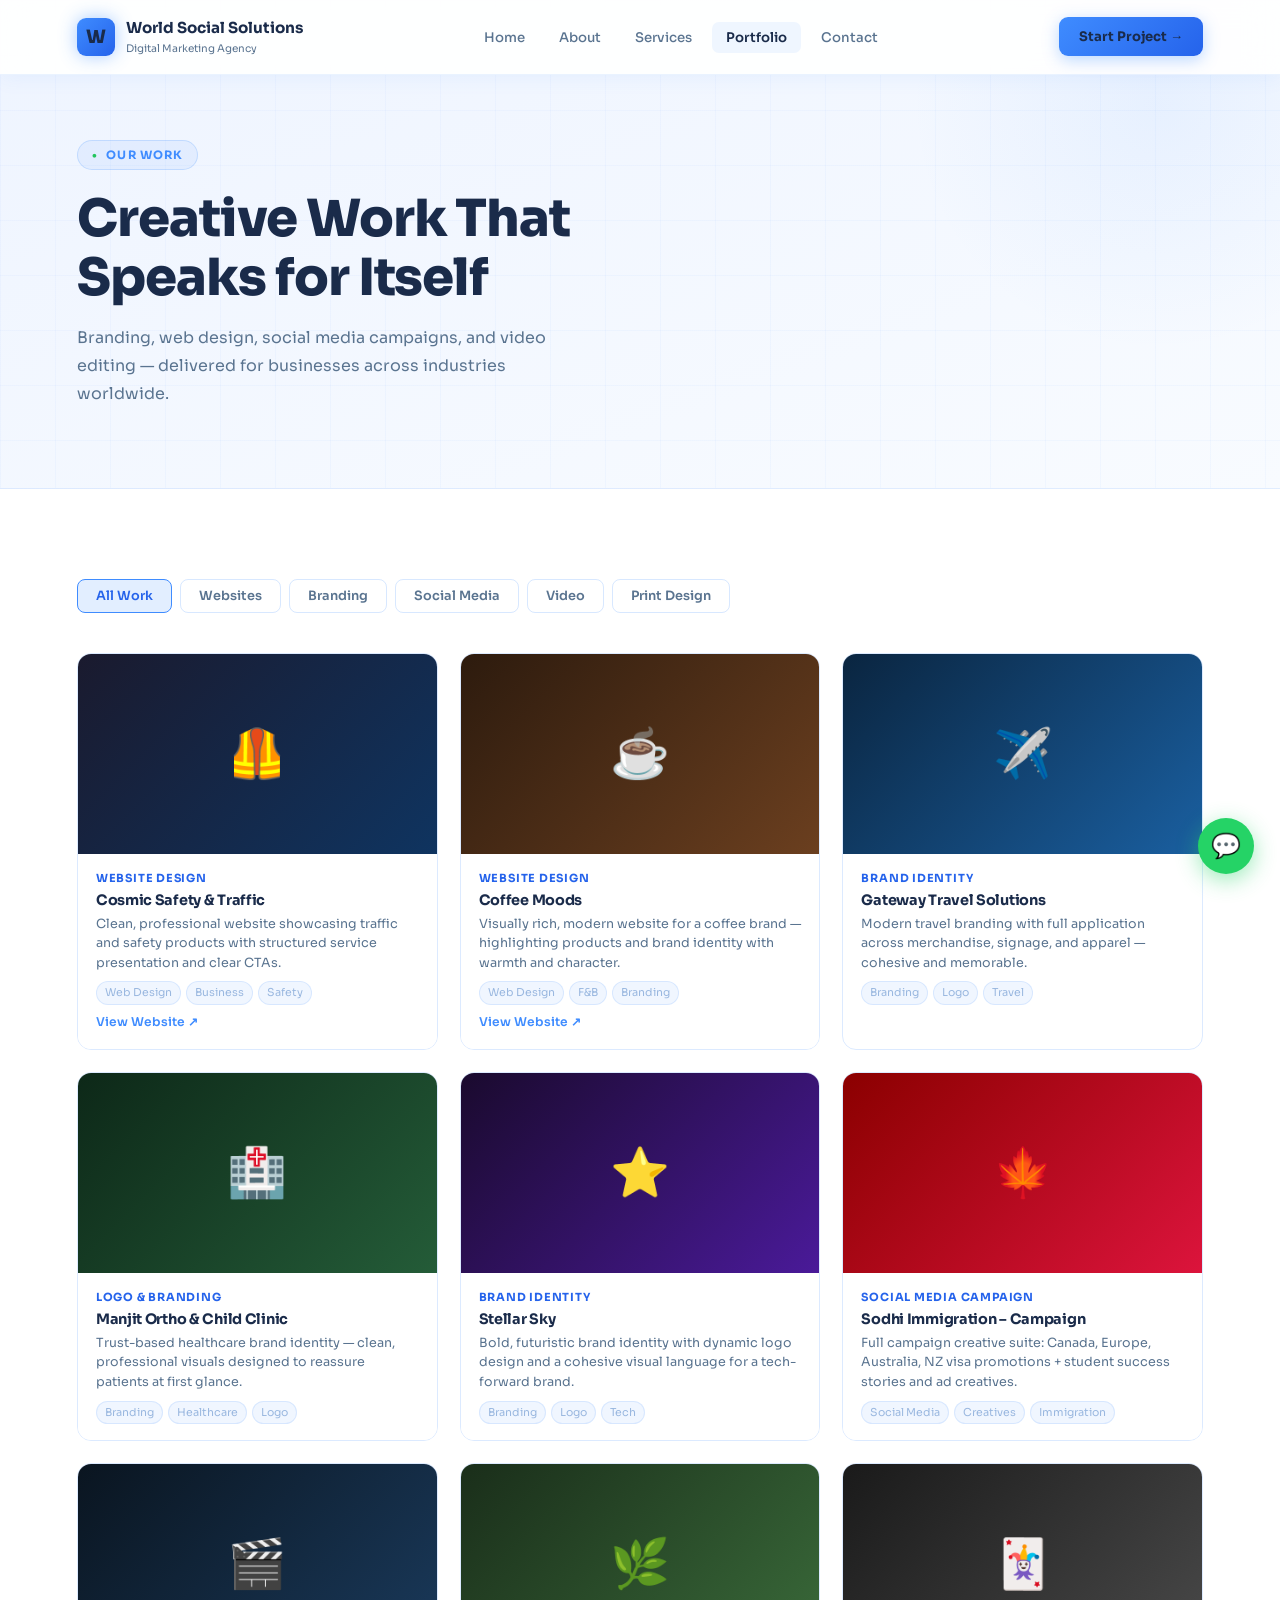
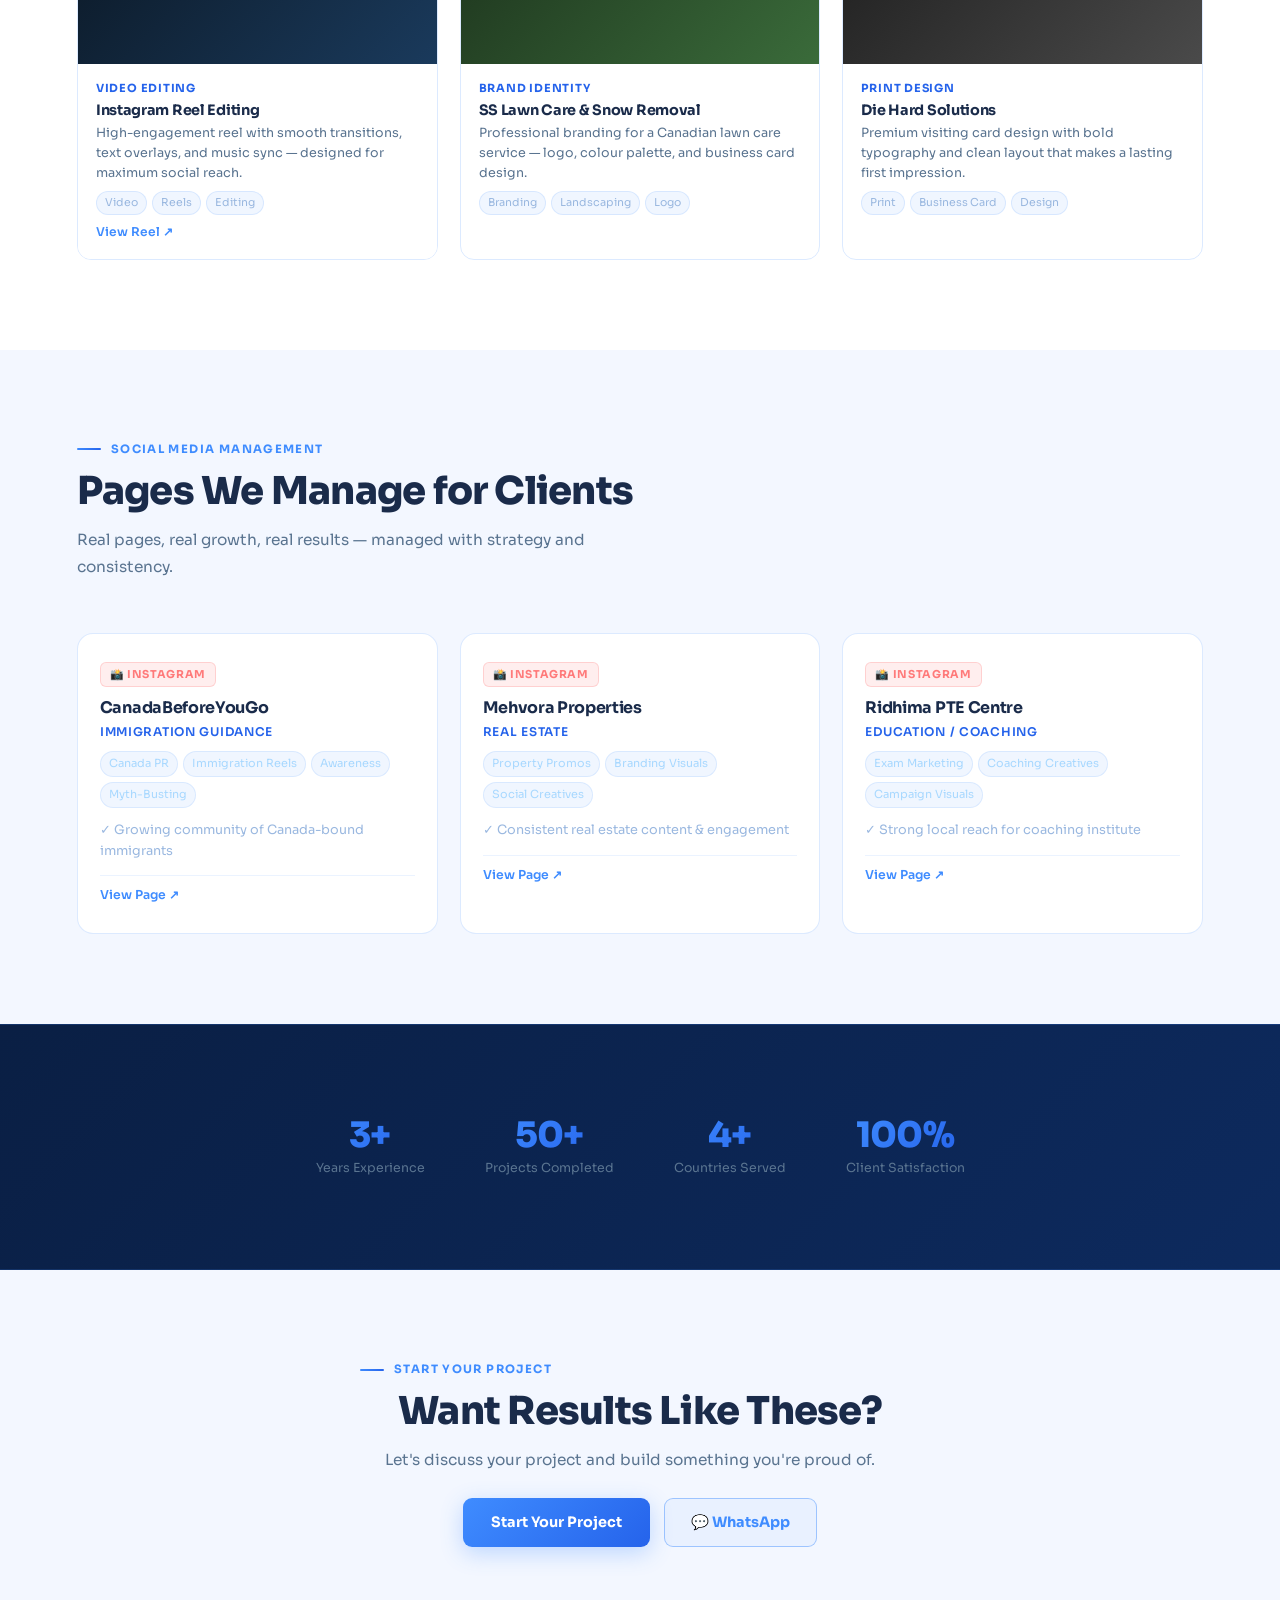
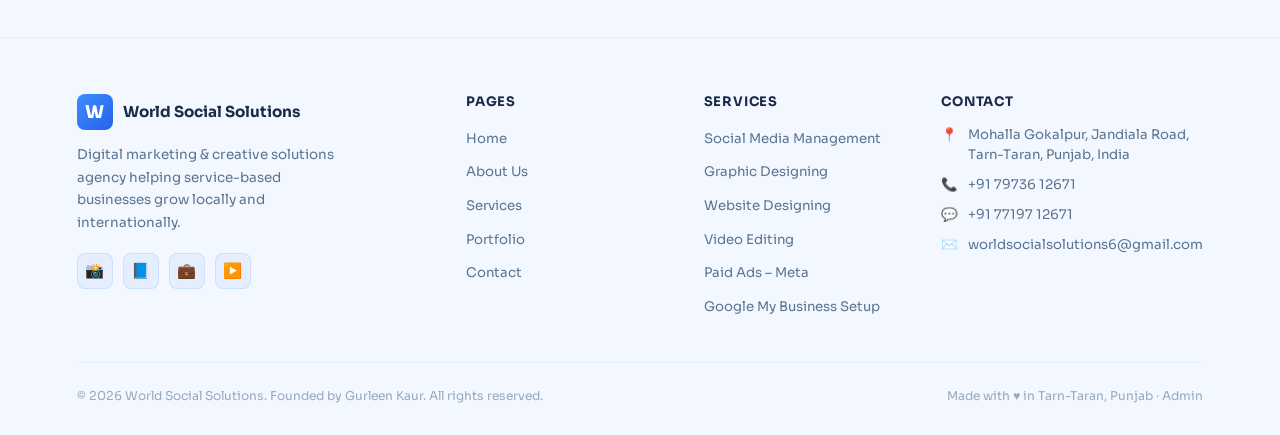
<file: pages/portfolio.html>
<!DOCTYPE html>
<html lang="en">
<head>
<meta charset="UTF-8">
<meta name="viewport" content="width=device-width,initial-scale=1.0">
<meta name="robots" content="index,follow">
<link rel="canonical" href="https://worldsocialsolutions.in/pages/portfolio.html">
<link rel="stylesheet" href="../assets/css/shared.css">
<link rel="stylesheet" href="../assets/css/portfolio.css">
<script src="../data/sitedata.js" defer></script>
<script src="../assets/js/shared.js" defer></script>
<script src="../assets/js/portfolio.js" defer></script>
</head>
<body>

<nav class="site-nav" id="siteNav"></nav>
<div class="mobile-menu" id="mobileNav"></div>

<header class="page-header">
  <div class="ph-inner">
    <div class="ph-tag">Our Work</div>
    <h1 class="ph-title">Creative Work That Speaks for Itself</h1>
    <p class="ph-sub">Branding, web design, social media campaigns, and video editing — delivered for businesses across industries worldwide.</p>
  </div>
</header>

<!-- FILTER + PORTFOLIO GRID -->
<section id="portfolio-section">
  <div class="portfolio-filters reveal" id="portfolioFilters"></div>
  <div class="port-full-grid" id="portFullGrid"></div>
</section>

<!-- SOCIAL MEDIA CLIENTS SHOWCASE -->
<section id="social-showcase" style="background:var(--darker)">
  <div class="sec-header reveal">
    <p class="sec-tag">Social Media Management</p>
    <h2 class="sec-title">Pages We Manage for Clients</h2>
    <p class="sec-sub">Real pages, real growth, real results — managed with strategy and consistency.</p>
  </div>
  <div class="social-showcase-grid" id="socialShowcaseGrid"></div>
</section>

<!-- STATS -->
<section id="port-stats">
  <div class="pstats-inner" id="pstatsInner"></div>
</section>

<!-- CTA -->
<section id="port-cta" style="background:var(--darker)">
  <div class="pcta-inner reveal">
    <p class="sec-tag">Start Your Project</p>
    <h2 class="sec-title">Want Results Like These?</h2>
    <p class="sec-sub mt-8">Let's discuss your project and build something you're proud of.</p>
    <div class="pcta-btns mt-24" id="pctaBtns"></div>
  </div>
</section>

<div id="waFloat"></div>
<footer class="site-footer" id="siteFooter"></footer>

</body>
</html>
</file>
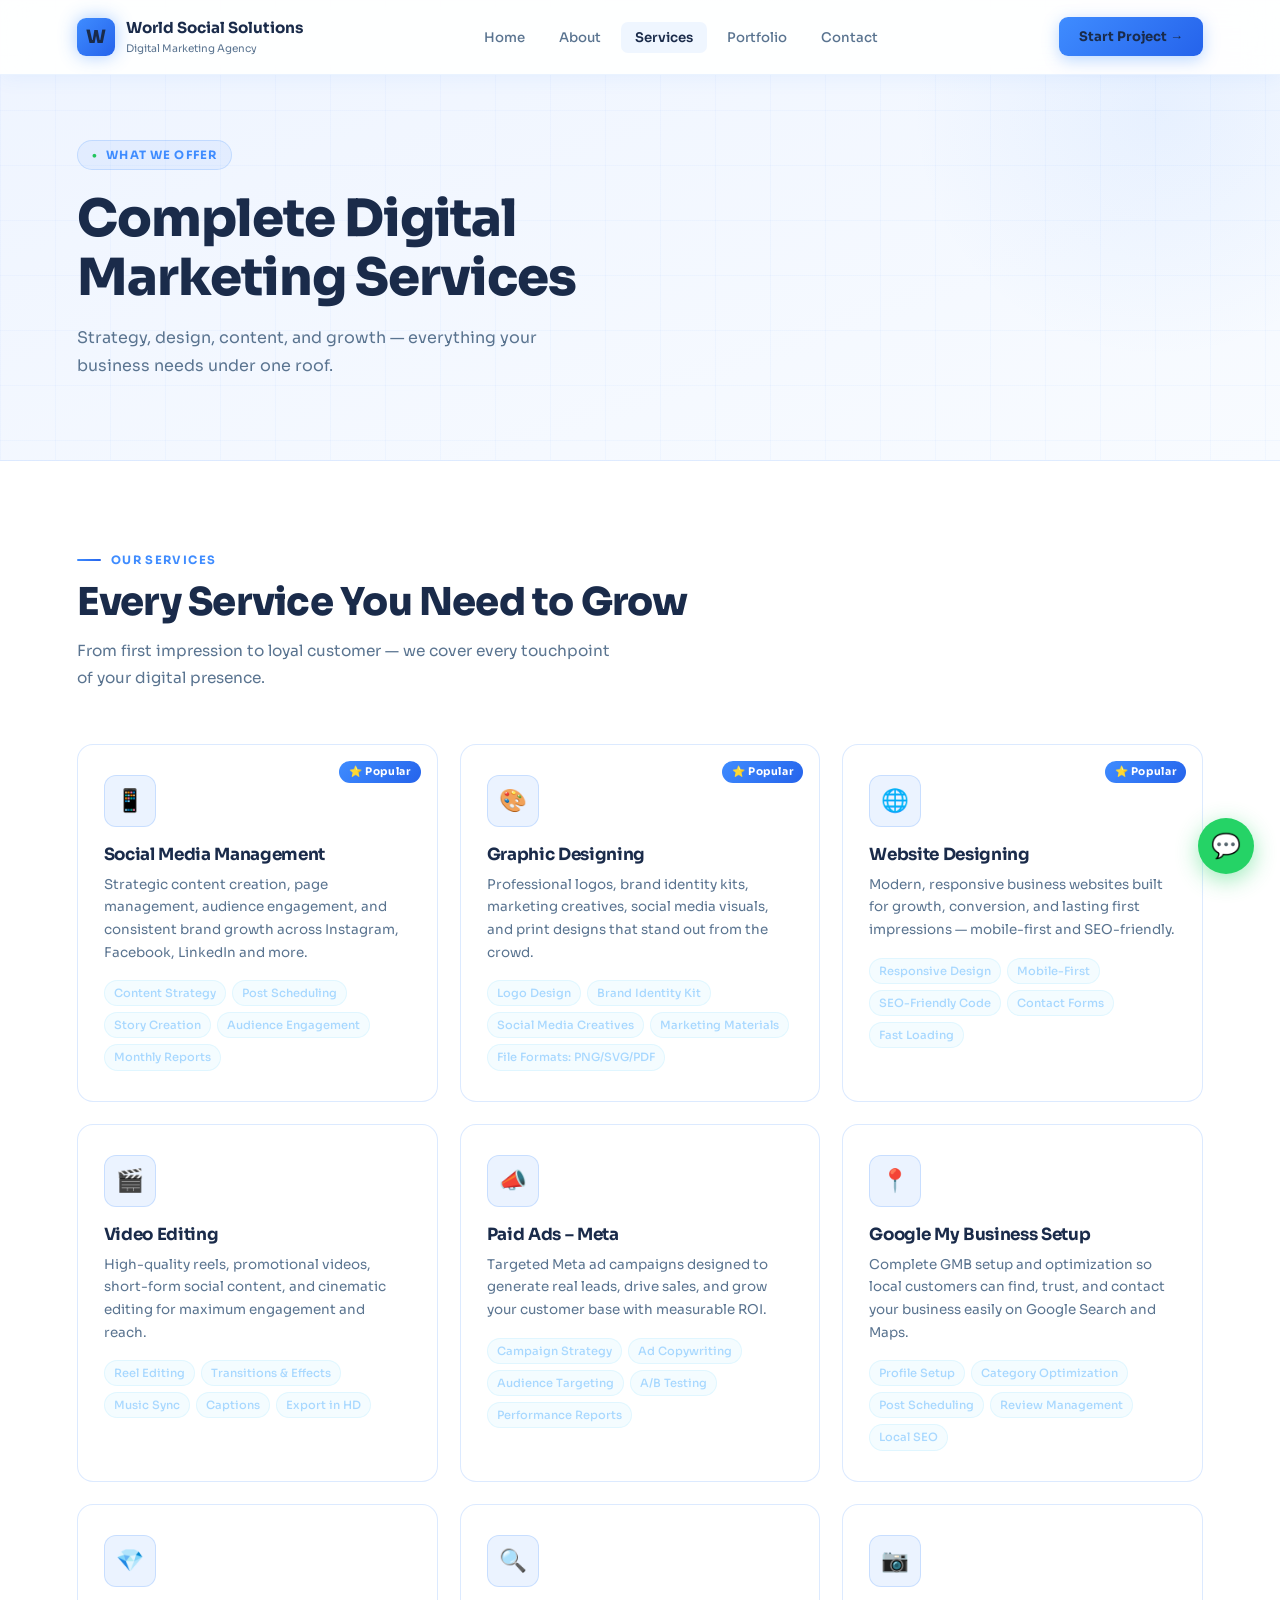
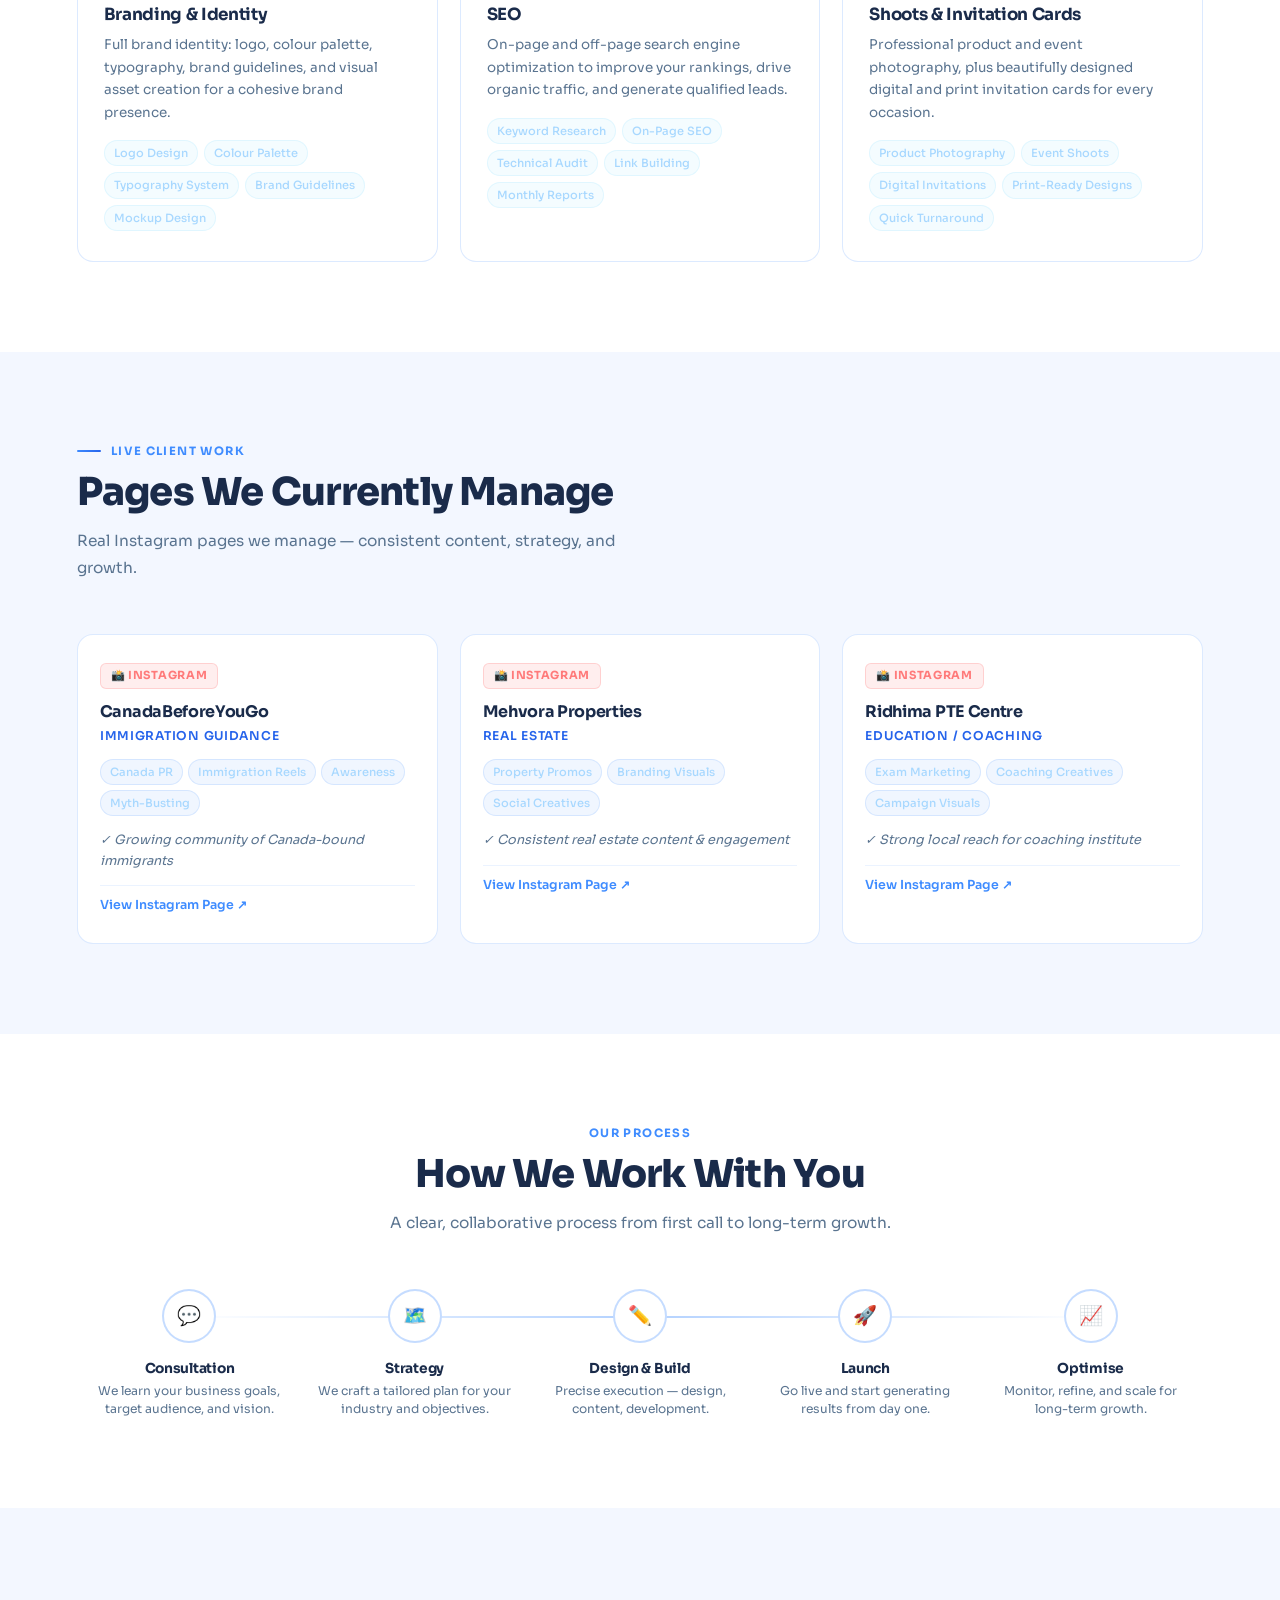
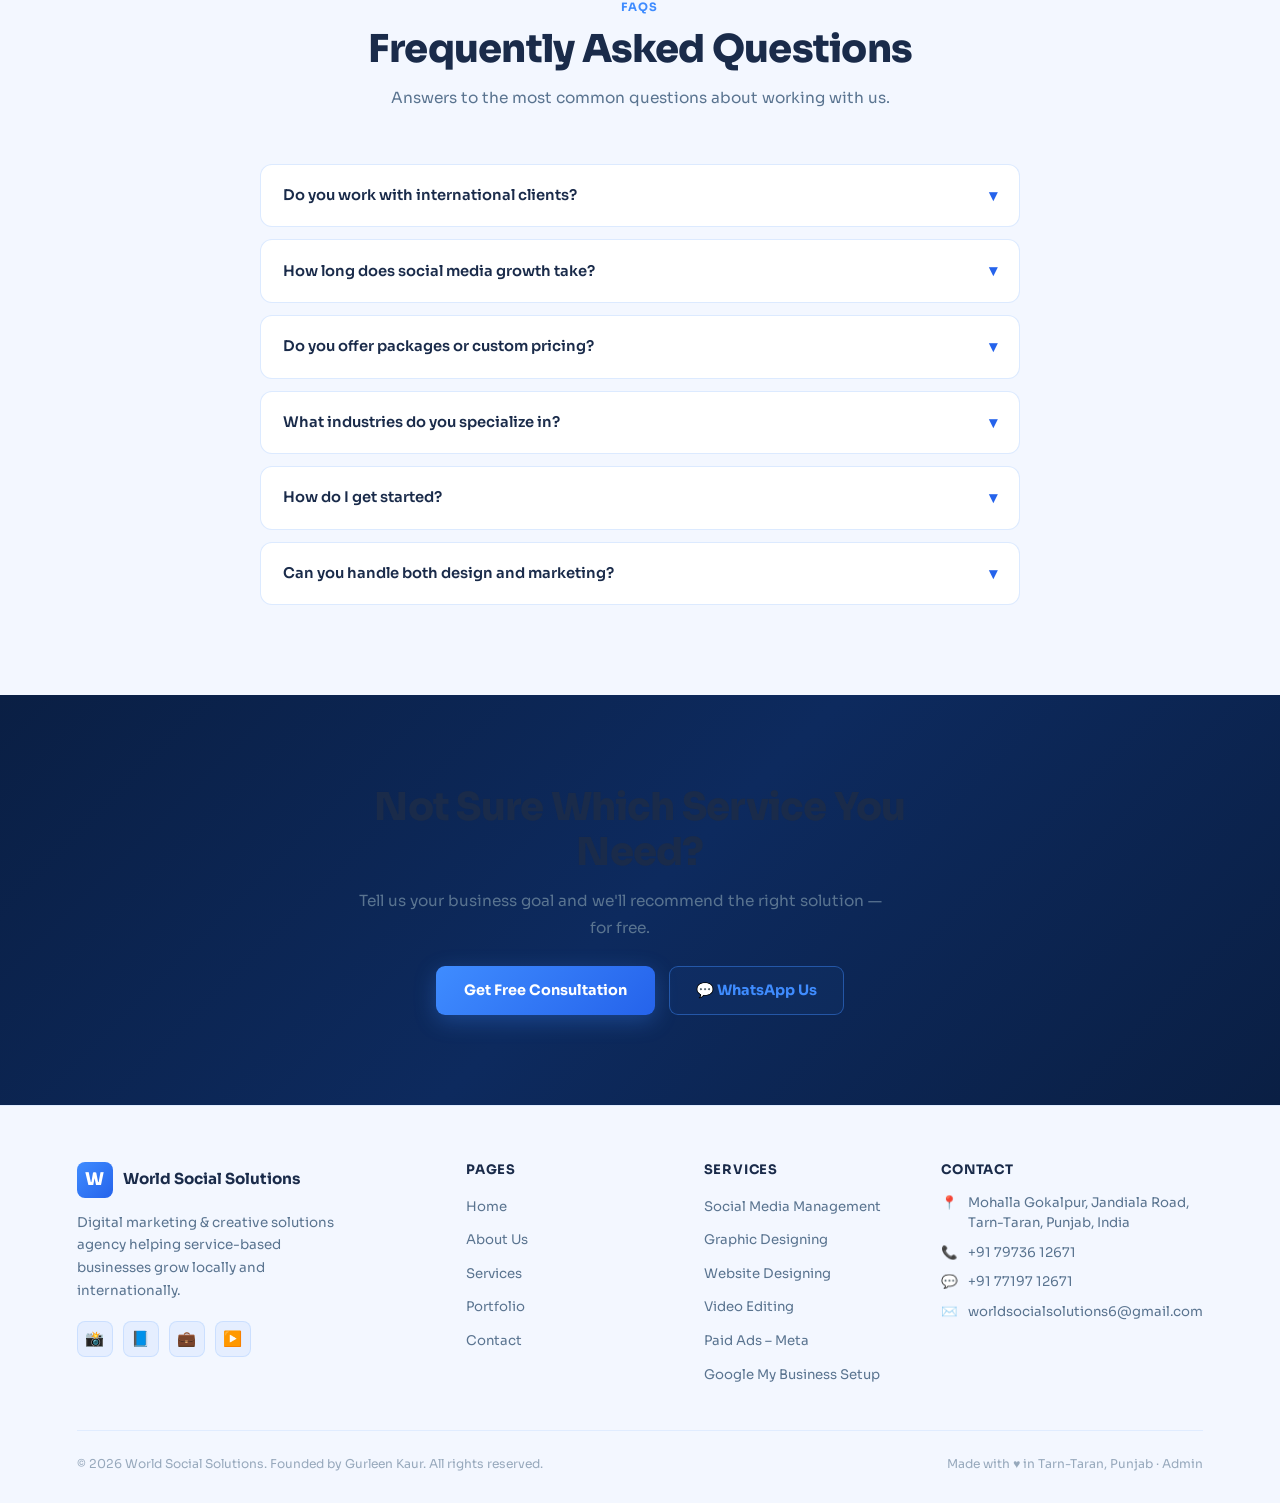
<file: pages/services.html>
<!DOCTYPE html>
<html lang="en">
<head>
<meta charset="UTF-8">
<meta name="viewport" content="width=device-width,initial-scale=1.0">
<meta name="robots" content="index,follow">
<link rel="canonical" href="https://worldsocialsolutions.in/pages/services.html">
<link rel="stylesheet" href="../assets/css/shared.css">
<link rel="stylesheet" href="../assets/css/services.css">
<script src="../data/sitedata.js" defer></script>
<script src="../assets/js/shared.js" defer></script>
<script src="../assets/js/services.js" defer></script>
</head>
<body>

<nav class="site-nav" id="siteNav"></nav>
<div class="mobile-menu" id="mobileNav"></div>

<header class="page-header">
  <div class="ph-inner">
    <div class="ph-tag">What We Offer</div>
    <h1 class="ph-title">Complete Digital Marketing Services</h1>
    <p class="ph-sub">Strategy, design, content, and growth — everything your business needs under one roof.</p>
  </div>
</header>

<!-- ALL SERVICES DETAILED -->
<section id="all-services">
  <div class="sec-header reveal">
    <p class="sec-tag">Our Services</p>
    <h2 class="sec-title">Every Service You Need to Grow</h2>
    <p class="sec-sub">From first impression to loyal customer — we cover every touchpoint of your digital presence.</p>
  </div>
  <div class="services-detail-grid" id="servicesDetailGrid"></div>
</section>

<!-- SOCIAL MEDIA CLIENTS -->
<section id="social-clients" style="background:var(--darker)">
  <div class="sec-header reveal">
    <p class="sec-tag">Live Client Work</p>
    <h2 class="sec-title">Pages We Currently Manage</h2>
    <p class="sec-sub">Real Instagram pages we manage — consistent content, strategy, and growth.</p>
  </div>
  <div class="social-grid" id="socialGrid"></div>
</section>

<!-- PROCESS -->
<section id="srv-process">
  <div class="sec-header center reveal">
    <p class="sec-tag">Our Process</p>
    <h2 class="sec-title">How We Work With You</h2>
    <p class="sec-sub">A clear, collaborative process from first call to long-term growth.</p>
  </div>
  <div class="srv-process-steps" id="srvProcessSteps"></div>
</section>

<!-- FAQ -->
<section id="faqs" style="background:var(--darker)">
  <div class="sec-header center reveal">
    <p class="sec-tag">FAQs</p>
    <h2 class="sec-title">Frequently Asked Questions</h2>
    <p class="sec-sub">Answers to the most common questions about working with us.</p>
  </div>
  <div class="faq-list" id="faqList"></div>
</section>

<!-- CTA -->
<section id="srv-cta">
  <div class="scta-inner reveal">
    <h2 class="sec-title">Not Sure Which Service You Need?</h2>
    <p class="sec-sub mt-8">Tell us your business goal and we'll recommend the right solution — for free.</p>
    <div class="scta-btns mt-24" id="sctaBtns"></div>
  </div>
</section>

<div id="waFloat"></div>
<footer class="site-footer" id="siteFooter"></footer>

</body>
</html>
</file>
<file: assets/css/shared.css>
/* =========================================================
   WORLD SOCIAL SOLUTIONS — Shared Stylesheet
   Brand: Blue #3F8CFF · Sky #6ED4FF · Dark Navy #060F22
   Fonts: Sora (body) + Playfair Display (accent)
   ========================================================= */

@import url('https://fonts.googleapis.com/css2?family=Sora:wght@300;400;500;600;700;800&family=Playfair+Display:ital,wght@0,600;0,700;1,500;1,600&display=swap');

:root {
  --blue:     #3F8CFF;
  --sky:      #2563EB;
  --navy:     #1E3A5F;
  --dark:     #FFFFFF;
  --darker:   #F3F7FF;
  --card:     #FFFFFF;
  --card2:    #EEF4FF;
  --white:    #1A2B4A;
  --gray:     #5A7490;
  --lightgray:#4A6080;
  --grad:     linear-gradient(135deg,#3F8CFF 0%,#2563EB 100%);
  --grad-r:   linear-gradient(135deg,#2563EB 0%,#3F8CFF 100%);
  --border:   rgba(63,140,255,0.18);
  --border2:  rgba(63,140,255,0.10);
  --glow:     0 0 40px rgba(63,140,255,0.12);
  --shadow:   0 12px 40px rgba(63,140,255,0.10);
}

*,*::before,*::after { margin:0; padding:0; box-sizing:border-box; }
html { scroll-behavior:smooth; font-size:16px; }
body {
  font-family:'Sora',sans-serif;
  background:#FFFFFF;
  color:#1A2B4A;
  overflow-x:hidden;
  line-height:1.6;
}
img { max-width:100%; height:auto; display:block; }
a { text-decoration:none; color:inherit; }

/* ── SCROLLBAR ── */
::-webkit-scrollbar { width:6px; }
::-webkit-scrollbar-track { background:#F3F7FF; }
::-webkit-scrollbar-thumb { background:rgba(63,140,255,0.35); border-radius:3px; }

/* ── TYPOGRAPHY ── */
h1,h2,h3,h4 { letter-spacing:-0.02em; line-height:1.15; }
.display { font-family:'Playfair Display',serif; }
.gradient-text {
  background:var(--grad);
  -webkit-background-clip:text; -webkit-text-fill-color:transparent;
  background-clip:text;
}
.italic-display { font-family:'Playfair Display',serif; font-style:italic; font-weight:500; }

/* ── NAV ── */
.site-nav {
  position:fixed; top:0; left:0; right:0; z-index:200;
  display:flex; align-items:center; justify-content:space-between;
  padding:16px 6%;
  background:rgba(255,255,255,0.92);
  backdrop-filter:blur(16px);
  border-bottom:1px solid rgba(63,140,255,0.10);
  transition:padding 0.3s, background 0.3s;
  box-shadow:0 2px 20px rgba(63,140,255,0.08);
}
.site-nav.scrolled { padding:11px 6%; background:rgba(255,255,255,0.98); box-shadow:0 4px 24px rgba(63,140,255,0.12); }
.nav-brand { display:flex; align-items:center; gap:11px; }
.nav-brand .logo-box {
  width:38px; height:38px; border-radius:9px;
  background:var(--grad);
  display:flex; align-items:center; justify-content:center;
  font-size:1.15rem; font-weight:800;
  box-shadow:0 0 18px rgba(63,140,255,0.45);
}
.nav-brand .brand-text { font-size:0.95rem; font-weight:700; color:#1A2B4A; }
.nav-brand .brand-sub  { font-size:0.65rem; color:#5A7490; margin-top:1px; }
.nav-links { display:flex; list-style:none; gap:6px; }
.nav-links a {
  padding:7px 14px; border-radius:7px;
  font-size:0.83rem; font-weight:500; color:#5A7490;
  transition:all 0.2s;
}
.nav-links a:hover, .nav-links a.active {
  background:rgba(63,140,255,0.08); color:#3F8CFF;
}
.nav-links a.active { color:#1A2B4A; font-weight:600; }
.nav-cta {
  background:var(--grad); color:var(--white);
  padding:9px 20px; border-radius:8px;
  font-size:0.82rem; font-weight:700;
  box-shadow:0 4px 16px rgba(63,140,255,0.35);
  transition:all 0.2s;
}
.nav-cta:hover { transform:translateY(-1px); box-shadow:0 8px 24px rgba(63,140,255,0.5); }
.hamburger {
  display:none; flex-direction:column; gap:5px;
  background:none; border:none; cursor:pointer; padding:4px;
}
.hamburger span {
  display:block; width:24px; height:2px;
  background:#1A2B4A; border-radius:2px; transition:all 0.3s;
}
.hamburger.open span:nth-child(1) { transform:rotate(45deg) translate(5px,5px); }
.hamburger.open span:nth-child(2) { opacity:0; }
.hamburger.open span:nth-child(3) { transform:rotate(-45deg) translate(5px,-5px); }
.mobile-menu {
  display:none; position:fixed; top:65px; left:0; right:0; bottom:0;
  background:rgba(255,255,255,0.99); z-index:199;
  flex-direction:column; padding:24px 6%; gap:4px;
  overflow-y:auto; box-shadow:0 8px 32px rgba(63,140,255,0.12);
}
.mobile-menu.open { display:flex; }
.mobile-menu a {
  padding:14px 0; font-size:1.05rem; font-weight:600;
  color:#5A7490; border-bottom:1px solid rgba(63,140,255,0.08);
  transition:color 0.2s;
}
.mobile-menu a:hover, .mobile-menu a.active { color:#3F8CFF; }
.mobile-menu .m-cta {
  margin-top:16px; background:var(--grad); color:white;
  padding:14px; border-radius:10px; text-align:center; font-weight:700;
  font-size:1rem;
}

/* ── PAGE HEADER (inner pages) ── */
.page-header {
  padding:140px 6% 80px;
  position:relative; overflow:hidden;
  background:linear-gradient(160deg,#EEF4FF 0%,#F8FBFF 100%);
  border-bottom:1px solid rgba(63,140,255,0.10);
}
.page-header::before {
  content:''; position:absolute; inset:0;
  background-image:
    linear-gradient(rgba(63,140,255,0.04) 1px,transparent 1px),
    linear-gradient(90deg,rgba(63,140,255,0.04) 1px,transparent 1px);
  background-size:55px 55px;
}
.page-header::after {
  content:''; position:absolute; top:-30%;right:-10%;
  width:500px; height:500px; border-radius:50%;
  background:radial-gradient(circle,rgba(63,140,255,0.07) 0%,transparent 70%);
  pointer-events:none;
}
.ph-inner { position:relative; z-index:1; max-width:680px; }
.ph-tag {
  display:inline-flex; align-items:center; gap:8px;
  background:rgba(63,140,255,0.08); border:1px solid rgba(63,140,255,0.20);
  border-radius:30px; padding:5px 14px;
  font-size:0.72rem; font-weight:700; letter-spacing:0.1em;
  color:#3F8CFF; text-transform:uppercase; margin-bottom:20px;
}
.ph-tag::before { content:'●'; font-size:0.55rem; color:#22c55e; }
.ph-title { font-size:clamp(2rem,4vw,3.2rem); font-weight:800; margin-bottom:16px; color:#1A2B4A; }
.ph-sub   { font-size:1rem; color:#5A7490; line-height:1.75; max-width:520px; }

/* ── SECTION HELPERS ── */
section { padding:90px 6%; }
.sec-tag {
  font-size:0.72rem; letter-spacing:0.12em; text-transform:uppercase;
  color:#3F8CFF; font-weight:700; margin-bottom:10px;
  display:flex; align-items:center; gap:10px;
}
.sec-tag::before { content:''; width:24px; height:2px; background:var(--grad); border-radius:2px; flex-shrink:0; }
.sec-title { font-size:clamp(1.7rem,3vw,2.5rem); font-weight:800; margin-bottom:14px; color:#1A2B4A; }
.sec-sub   { font-size:0.96rem; color:#5A7490; line-height:1.75; max-width:540px; }
.sec-header { margin-bottom:52px; }
.sec-header.center { text-align:center; }
.sec-header.center .sec-tag { justify-content:center; }
.sec-header.center .sec-tag::before { display:none; }
.sec-header.center .sec-sub { margin:0 auto; }

/* ── BUTTONS ── */
.btn { display:inline-flex; align-items:center; gap:8px; font-family:'Sora',sans-serif; font-weight:700; border-radius:9px; transition:all 0.25s; cursor:pointer; border:none; }
.btn-primary { background:var(--grad); color:#fff; padding:13px 28px; font-size:0.9rem; box-shadow:0 6px 22px rgba(63,140,255,0.30); }
.btn-primary:hover { transform:translateY(-2px); box-shadow:0 10px 32px rgba(63,140,255,0.45); }
.btn-outline { border:1.5px solid rgba(63,140,255,0.45)!important; color:#3F8CFF; padding:12px 26px; font-size:0.9rem; background:rgba(63,140,255,0.05); }
.btn-outline:hover { background:rgba(63,140,255,0.10); border-color:#3F8CFF!important; }
.btn-ghost  { color:#3F8CFF; padding:12px 20px; font-size:0.88rem; background:none; }
.btn-ghost:hover { color:#1A2B4A; }

/* ── CARDS ── */
.card {
  background:#FFFFFF; border:1px solid rgba(63,140,255,0.14);
  border-radius:16px; padding:28px 24px;
  transition:all 0.3s; position:relative; overflow:hidden;
  box-shadow:0 2px 16px rgba(63,140,255,0.06);
}
.card:hover { transform:translateY(-4px); border-color:rgba(63,140,255,0.28); box-shadow:0 12px 40px rgba(63,140,255,0.14); }
.card::after {
  content:''; position:absolute; bottom:0; left:0; right:0; height:2px;
  background:var(--grad); opacity:0; transition:opacity 0.3s;
}
.card:hover::after { opacity:1; }

/* ── BADGE / CHIP ── */
.chip {
  display:inline-flex; align-items:center; gap:6px;
  background:rgba(63,140,255,0.1); border:1px solid rgba(63,140,255,0.2);
  border-radius:20px; padding:4px 12px;
  font-size:0.74rem; font-weight:600; color:var(--sky);
}
.chip-red { background:rgba(255,90,90,0.1); border-color:rgba(255,90,90,0.25); color:#ff7a7a; }

/* ── FORMS ── */
.form-group { margin-bottom:16px; }
.form-label {
  display:block; font-size:0.75rem; font-weight:700; color:#5A7490;
  text-transform:uppercase; letter-spacing:0.07em; margin-bottom:7px;
}
.form-input, .form-select, .form-textarea {
  width:100%; background:#F8FBFF;
  border:1.5px solid rgba(63,140,255,0.18); border-radius:9px;
  padding:12px 16px; font-family:'Sora',sans-serif;
  font-size:0.88rem; color:#1A2B4A;
  transition:border-color 0.2s, box-shadow 0.2s; outline:none;
}
.form-input::placeholder, .form-textarea::placeholder { color:rgba(90,116,144,0.5); }
.form-input:focus, .form-select:focus, .form-textarea:focus {
  border-color:#3F8CFF; box-shadow:0 0 0 3px rgba(63,140,255,0.10); background:#fff;
}
.form-select option { background:#fff; color:#1A2B4A; }
.form-textarea { resize:vertical; min-height:110px; }
.form-row { display:grid; grid-template-columns:1fr 1fr; gap:16px; }
.form-success {
  margin-top:12px; padding:12px 16px; border-radius:9px;
  background:rgba(34,197,94,0.08); border:1px solid rgba(34,197,94,0.25);
  color:#16a34a; font-size:0.88rem; text-align:center; display:none;
}

/* ── WHATSAPP FLOAT ── */
.wa-float {
  position:fixed; bottom:26px; right:26px; z-index:300;
  width:56px; height:56px; border-radius:50%;
  background:#25D366; display:flex; align-items:center; justify-content:center;
  font-size:1.5rem; box-shadow:0 6px 22px rgba(37,211,102,0.45);
  transition:all 0.25s; animation:waPulse 3s ease-in-out infinite;
}
.wa-float:hover { transform:scale(1.12); }
@keyframes waPulse { 0%,100%{transform:scale(1)} 50%{transform:scale(1.05)} }

/* ── FOOTER ── */
.site-footer {
  background:#F3F7FF; border-top:1px solid rgba(63,140,255,0.10);
  padding:56px 6% 28px;
}
.footer-grid {
  display:grid; grid-template-columns:1.8fr 1fr 1fr 1fr; gap:48px;
  margin-bottom:44px;
}
.footer-brand .fb-logo { display:flex; align-items:center; gap:10px; margin-bottom:14px; }
.footer-brand .fb-logo .logo-box { width:36px; height:36px; border-radius:8px; background:var(--grad); display:flex; align-items:center; justify-content:center; font-weight:800; font-size:1.1rem; color:#fff; }
.footer-brand .fb-logo span { font-size:0.95rem; font-weight:700; color:#1A2B4A; }
.footer-brand p { font-size:0.84rem; color:#5A7490; line-height:1.7; max-width:260px; }
.footer-socials { display:flex; gap:10px; margin-top:18px; }
.footer-socials a {
  width:36px; height:36px; border-radius:8px;
  background:rgba(63,140,255,0.08); border:1px solid rgba(63,140,255,0.15);
  display:flex; align-items:center; justify-content:center;
  font-size:0.95rem; transition:all 0.2s;
}
.footer-socials a:hover { background:rgba(63,140,255,0.16); transform:translateY(-2px); }
.footer-col h4 { font-size:0.82rem; font-weight:700; letter-spacing:0.06em; text-transform:uppercase; color:#1A2B4A; margin-bottom:16px; }
.footer-col ul { list-style:none; display:flex; flex-direction:column; gap:8px; }
.footer-col ul li a { font-size:0.83rem; color:#5A7490; transition:color 0.2s; }
.footer-col ul li a:hover { color:#3F8CFF; }
.footer-col .contact-item { display:flex; gap:10px; margin-bottom:10px; font-size:0.83rem; color:#5A7490; line-height:1.5; }
.footer-col .contact-item span:first-child { flex-shrink:0; }
.footer-col .contact-item a { color:#5A7490; transition:color 0.2s; }
.footer-col .contact-item a:hover { color:#3F8CFF; }
.footer-bottom {
  display:flex; align-items:center; justify-content:space-between;
  padding-top:24px; border-top:1px solid rgba(63,140,255,0.10);
  font-size:0.76rem; color:rgba(90,116,144,0.6); flex-wrap:wrap; gap:12px;
}
.footer-bottom a { color:rgba(90,116,144,0.6); transition:color 0.2s; }
.footer-bottom a:hover { color:#3F8CFF; }

/* ── FADE-IN ── */
.reveal { opacity:0; transform:translateY(24px); transition:opacity 0.6s ease,transform 0.6s ease; }
.reveal.up { opacity:1; transform:none; }
.reveal-delay-1 { transition-delay:0.1s; }
.reveal-delay-2 { transition-delay:0.2s; }
.reveal-delay-3 { transition-delay:0.3s; }
.reveal-delay-4 { transition-delay:0.4s; }

/* ── UTILS ── */
.text-center { text-align:center; }
.mt-8 { margin-top:8px; }
.mt-16 { margin-top:16px; }
.mt-24 { margin-top:24px; }
.mt-40 { margin-top:40px; }
.mb-0 { margin-bottom:0!important; }

/* ── RESPONSIVE ── */
@media(max-width:1024px) {
  .footer-grid { grid-template-columns:1fr 1fr; gap:32px; }
}
@media(max-width:768px) {
  .nav-links, .nav-cta { display:none; }
  .hamburger { display:flex; }
  section { padding:70px 5%; }
  .site-nav { padding:14px 5%; }
  .page-header { padding:110px 5% 60px; }
  .form-row { grid-template-columns:1fr; }
}
@media(max-width:600px) {
  .footer-grid { grid-template-columns:1fr; gap:28px; }
  .footer-bottom { flex-direction:column; text-align:center; }
}
</file>
<file: assets/css/home.css>
/* ── HOME PAGE — WHITE THEME ── */

#hero { min-height:100vh; display:flex; align-items:center; padding:120px 6% 80px; position:relative; overflow:hidden; background:#FFFFFF; }
.hero-bg { position:absolute; inset:0; background: radial-gradient(ellipse 60% 70% at 85% 40%,rgba(63,140,255,0.07) 0%,transparent 70%), radial-gradient(ellipse 40% 50% at 15% 85%,rgba(63,140,255,0.04) 0%,transparent 60%); }
.hero-grid { position:absolute; inset:0; background-image:linear-gradient(rgba(63,140,255,0.032) 1px,transparent 1px), linear-gradient(90deg,rgba(63,140,255,0.032) 1px,transparent 1px); background-size:58px 58px; }
.hero-inner { display:flex; align-items:center; justify-content:space-between; width:100%; position:relative; gap:40px; }
.hero-content { max-width:640px; flex:1; }
.hero-badge { display:inline-flex; align-items:center; gap:8px; background:rgba(63,140,255,0.07); border:1px solid rgba(63,140,255,0.20); border-radius:30px; padding:6px 16px; font-size:0.74rem; font-weight:700; letter-spacing:0.09em; color:#3F8CFF; text-transform:uppercase; margin-bottom:26px; }
.hero-badge::before { content:'●'; font-size:0.55rem; color:#22c55e; }
.hero-title { font-size:clamp(2.4rem,5.5vw,4rem); font-weight:800; line-height:1.1; letter-spacing:-0.03em; margin-bottom:22px; color:#1A2B4A; }
.hero-title .accent { font-family:'Playfair Display',serif; font-style:italic; font-weight:500; }
.hero-sub { font-size:1.05rem; color:#5A7490; line-height:1.78; margin-bottom:36px; max-width:500px; }
.hero-btns { display:flex; gap:14px; flex-wrap:wrap; }
.hero-stats { display:flex; gap:36px; margin-top:48px; padding-top:36px; border-top:1px solid rgba(63,140,255,0.12); flex-wrap:wrap; }
.stat-item h3 { font-size:1.9rem; font-weight:800; letter-spacing:-0.03em; background:linear-gradient(135deg,#3F8CFF,#2563EB); -webkit-background-clip:text; -webkit-text-fill-color:transparent; background-clip:text; }
.stat-item p { font-size:0.78rem; color:#5A7490; margin-top:2px; }

/* Hero float card */
.hero-float { background:#FFFFFF; border:1px solid rgba(63,140,255,0.18); border-radius:20px; padding:26px 22px; width:268px; flex-shrink:0; box-shadow:0 16px 48px rgba(63,140,255,0.12); animation:heroFloat 5s ease-in-out infinite; }
@keyframes heroFloat { 0%,100%{transform:translateY(0)} 50%{transform:translateY(-12px)} }
.hero-float h4 { font-size:0.7rem; color:#3F8CFF; letter-spacing:0.1em; text-transform:uppercase; margin-bottom:14px; font-weight:700; }
.service-pill { display:inline-flex; align-items:center; gap:5px; background:rgba(63,140,255,0.07); border:1px solid rgba(63,140,255,0.15); border-radius:20px; padding:4px 11px; margin:3px 2px; font-size:0.72rem; color:#3F8CFF; font-weight:500; }
.service-pill::before { content:'✦'; font-size:0.5rem; }

/* SERVICES */
#services-preview { background:#F8FBFF; }
.services-grid { display:grid; grid-template-columns:repeat(auto-fit,minmax(270px,1fr)); gap:18px; }
.srv-card { cursor:default; background:#FFFFFF; border:1px solid rgba(63,140,255,0.12); border-radius:16px; padding:28px 24px; transition:all 0.3s; box-shadow:0 2px 12px rgba(63,140,255,0.05); }
.srv-card:hover { transform:translateY(-4px); border-color:rgba(63,140,255,0.28); box-shadow:0 12px 36px rgba(63,140,255,0.12); }
.srv-icon { width:50px; height:50px; border-radius:12px; background:rgba(63,140,255,0.07); border:1px solid rgba(63,140,255,0.15); display:flex; align-items:center; justify-content:center; font-size:1.35rem; margin-bottom:18px; }
.srv-card h3 { font-size:1rem; font-weight:700; margin-bottom:8px; color:#1A2B4A; }
.srv-card p  { font-size:0.83rem; color:#5A7490; line-height:1.65; }

/* ABOUT PREVIEW */
#about-preview { background:#FFFFFF; }
.about-grid { display:grid; grid-template-columns:1fr 1fr; gap:72px; align-items:center; }
.about-photo { max-width:380px; aspect-ratio:3/4; background:linear-gradient(145deg,#EEF4FF,#dbeafe); border-radius:22px; overflow:hidden; border:1px solid rgba(63,140,255,0.18); display:flex; flex-direction:column; align-items:center; justify-content:center; position:relative; box-shadow:0 20px 60px rgba(63,140,255,0.12); }
.about-photo img { width:100%; height:100%; object-fit:cover; position:absolute; inset:0; }
.about-photo-inner { display:flex; flex-direction:column; align-items:center; }
.about-initials { width:90px; height:90px; border-radius:50%; background:linear-gradient(135deg,#3F8CFF,#2563EB); display:flex; align-items:center; justify-content:center; font-size:1.8rem; font-weight:800; margin-bottom:16px; color:#fff; box-shadow:0 0 28px rgba(63,140,255,0.30); }
.about-photo h3 { font-size:1rem; font-weight:700; color:#1A2B4A; }
.about-photo span { font-size:0.76rem; color:#3F8CFF; margin-top:4px; }
.about-badge { position:absolute; bottom:-14px; right:-14px; background:linear-gradient(135deg,#3F8CFF,#2563EB); border-radius:12px; padding:14px 18px; text-align:center; box-shadow:0 8px 24px rgba(63,140,255,0.28); color:#fff; }
.about-badge h4 { font-size:1.5rem; font-weight:800; line-height:1; }
.about-badge p  { font-size:0.66rem; font-weight:600; opacity:0.9; margin-top:2px; }
.about-text .sec-title { margin-top:12px; }
.about-text p  { font-size:0.92rem; color:#5A7490; line-height:1.82; margin-bottom:16px; }
.about-features { margin-top:24px; display:flex; flex-direction:column; gap:12px; }
.feat-item { display:flex; align-items:flex-start; gap:12px; }
.feat-check { width:22px; height:22px; border-radius:6px; flex-shrink:0; background:rgba(63,140,255,0.08); border:1px solid rgba(63,140,255,0.20); display:flex; align-items:center; justify-content:center; color:#3F8CFF; font-size:0.7rem; }
.feat-item p { font-size:0.85rem; color:#4A6080; line-height:1.55; }
.feat-item strong { color:#1A2B4A; }

/* PORTFOLIO PREVIEW */
#portfolio-preview { background:#F8FBFF; }
.portfolio-grid { display:grid; grid-template-columns:repeat(auto-fill,minmax(290px,1fr)); gap:22px; }
.port-card { border-radius:14px; overflow:hidden; border:1px solid rgba(63,140,255,0.12); transition:all 0.3s; box-shadow:0 2px 12px rgba(63,140,255,0.06); background:#fff; }
.port-card:hover { transform:translateY(-4px); box-shadow:0 16px 40px rgba(63,140,255,0.14); border-color:rgba(63,140,255,0.25); }
.port-thumb { height:190px; display:flex; align-items:center; justify-content:center; font-size:3rem; position:relative; overflow:hidden; }
.port-thumb img { position:absolute; inset:0; width:100%; height:100%; object-fit:cover; }
.port-thumb .pt-emoji { position:relative; z-index:1; }
.port-info { padding:16px 18px; background:#FFFFFF; border-top:1px solid rgba(63,140,255,0.08); }
.port-info .pm { font-size:0.72rem; color:#3F8CFF; font-weight:700; letter-spacing:0.06em; text-transform:uppercase; }
.port-info h3 { font-size:0.9rem; font-weight:700; margin:4px 0 6px; color:#1A2B4A; }
.port-info p  { font-size:0.79rem; color:#5A7490; line-height:1.55; }
.port-link { display:inline-flex; align-items:center; gap:4px; font-size:0.76rem; color:#3F8CFF; font-weight:600; text-decoration:none; margin-top:8px; transition:color 0.2s; }
.port-link:hover { color:#2563EB; }

/* INDUSTRIES */
#industries { background:#FFFFFF; }
.industries-grid { display:grid; grid-template-columns:repeat(auto-fill,minmax(150px,1fr)); gap:14px; margin-top:44px; }
.ind-chip { background:#FFFFFF; border:1px solid rgba(63,140,255,0.14); border-radius:12px; padding:20px 14px; text-align:center; transition:all 0.25s; cursor:default; box-shadow:0 2px 8px rgba(63,140,255,0.05); }
.ind-chip:hover { border-color:rgba(63,140,255,0.28); background:rgba(63,140,255,0.04); transform:translateY(-3px); box-shadow:0 8px 24px rgba(63,140,255,0.10); }
.ind-chip .ic-icon { font-size:1.7rem; margin-bottom:8px; }
.ind-chip p { font-size:0.78rem; font-weight:600; color:#4A6080; }

/* TESTIMONIALS */
#testimonials { background:#F8FBFF; }
.testimonials-grid { display:grid; grid-template-columns:repeat(auto-fit,minmax(290px,1fr)); gap:22px; margin-top:44px; }
.test-card { background:#FFFFFF; border:1px solid rgba(63,140,255,0.12); border-radius:16px; padding:26px 24px; transition:all 0.3s; box-shadow:0 2px 12px rgba(63,140,255,0.05); }
.test-card:hover { transform:translateY(-3px); border-color:rgba(63,140,255,0.22); box-shadow:0 12px 36px rgba(63,140,255,0.10); }
.test-quote { font-size:2.8rem; line-height:1; font-family:'Playfair Display',serif; background:linear-gradient(135deg,#3F8CFF,#2563EB); -webkit-background-clip:text; -webkit-text-fill-color:transparent; background-clip:text; margin-bottom:12px; }
.test-stars { color:#F59E0B; font-size:0.82rem; letter-spacing:2px; margin-bottom:12px; }
.test-card blockquote { font-size:0.88rem; color:#4A6080; line-height:1.75; font-style:italic; margin-bottom:18px; }
.test-foot { display:flex; align-items:center; gap:11px; }
.test-av { width:40px; height:40px; border-radius:50%; background:linear-gradient(135deg,#3F8CFF,#2563EB); display:flex; align-items:center; justify-content:center; font-weight:800; font-size:0.9rem; flex-shrink:0; color:#fff; }
.test-av img { width:100%; height:100%; border-radius:50%; object-fit:cover; }
.test-foot h4 { font-size:0.88rem; font-weight:700; color:#1A2B4A; }
.test-foot span { font-size:0.74rem; color:#3F8CFF; }

/* CTA BANNER */
#cta-banner { background:linear-gradient(135deg,#EEF4FF 0%,#dbeafe 50%,#EEF4FF 100%); border-top:1px solid rgba(63,140,255,0.12); border-bottom:1px solid rgba(63,140,255,0.12); padding:90px 6%; }
.cta-inner { display:flex; align-items:center; justify-content:space-between; gap:48px; flex-wrap:wrap; }
.cta-actions { display:flex; flex-direction:column; gap:12px; flex-shrink:0; }
.cta-actions .btn { min-width:200px; justify-content:center; }
.wa-cta-btn { display:inline-flex; align-items:center; justify-content:center; gap:8px; background:#25D366; color:white; padding:13px 28px; border-radius:9px; font-family:'Sora',sans-serif; font-size:0.9rem; font-weight:700; transition:all 0.2s; box-shadow:0 6px 20px rgba(37,211,102,0.22); }
.wa-cta-btn:hover { transform:translateY(-2px); box-shadow:0 10px 28px rgba(37,211,102,0.32); }

@media(max-width:1000px) { .hero-float { display:none; } }
@media(max-width:768px) { .about-grid { grid-template-columns:1fr; gap:44px; } .hero-stats { gap:24px; } }
@media(max-width:600px) { .hero-stats { flex-direction:column; gap:18px; } .cta-inner { flex-direction:column; } }
</file>
<file: admin/css/admin.css>
:root{--blue:#3F8CFF;--sky:#6ED4FF;--dark:#060F22;--card:#0E2354;--border:rgba(63,140,255,0.18);--gray:#8CA3C8;--w:#fff;--grad:linear-gradient(135deg,#3F8CFF,#6ED4FF);--danger:#ef4444;--success:#4ade80;--sidebar:252px}
*,::before,::after{margin:0;padding:0;box-sizing:border-box}
html,body{height:100%}
body{font-family:'Sora',sans-serif;background:var(--dark);color:var(--w);display:flex;overflow-x:hidden}
.admin-wrap{display:flex;width:100%;min-height:100vh}
/* SIDEBAR */
.sidebar{width:var(--sidebar);background:rgba(14,35,84,0.96);border-right:1px solid var(--border);display:flex;flex-direction:column;position:fixed;top:0;left:0;height:100vh;z-index:50;overflow-y:auto;transition:transform .3s}
.sb-logo{display:flex;align-items:center;gap:11px;padding:22px 18px 18px;border-bottom:1px solid var(--border)}
.sb-logo-box{width:38px;height:38px;border-radius:9px;background:var(--grad);display:flex;align-items:center;justify-content:center;font-size:1.15rem;font-weight:800;flex-shrink:0}
.sb-name{font-size:.86rem;font-weight:700}.sb-sub{font-size:.66rem;color:var(--gray);margin-top:1px}
.sb-nav{flex:1;padding:14px 10px;overflow-y:auto}
.sb-nav-group{margin-bottom:18px}
.sb-nav-label{font-size:.64rem;font-weight:700;letter-spacing:.1em;text-transform:uppercase;color:rgba(140,163,200,.5);padding:0 10px;margin-bottom:4px}
.sb-item{display:flex;align-items:center;gap:8px;padding:9px 12px;border-radius:9px;font-size:.82rem;font-weight:500;color:var(--gray);cursor:pointer;transition:all .2s;text-decoration:none;user-select:none}
.sb-item:hover{background:rgba(63,140,255,.1);color:var(--w)}
.sb-item.active{background:rgba(63,140,255,.18);color:var(--sky);font-weight:600}
.sb-footer{padding:14px 10px;border-top:1px solid var(--border);display:flex;flex-direction:column;gap:7px}
.sb-view-site{display:block;text-align:center;padding:9px;background:var(--grad);border-radius:8px;color:#fff;font-size:.8rem;font-weight:700;text-decoration:none;transition:opacity .2s}
.sb-view-site:hover{opacity:.85}
.sb-reset{background:rgba(239,68,68,.1);border:1px solid rgba(239,68,68,.3);color:#ef4444;padding:8px;border-radius:8px;font-family:'Sora',sans-serif;font-size:.74rem;font-weight:600;cursor:pointer;transition:all .2s}
.sb-reset:hover{background:rgba(239,68,68,.2)}
/* MAIN */
.admin-main{margin-left:var(--sidebar);flex:1;display:flex;flex-direction:column;min-height:100vh}
.admin-header{position:sticky;top:0;z-index:40;background:rgba(6,15,34,.96);backdrop-filter:blur(10px);border-bottom:1px solid var(--border);padding:14px 28px;display:flex;align-items:center;gap:14px}
.admin-toggle{display:none;background:none;border:none;color:var(--w);font-size:1.4rem;cursor:pointer}
.admin-header h1{font-size:1.05rem;font-weight:700;flex:1}
.ah-right{display:flex;align-items:center;gap:12px}
.save-indicator{font-size:.74rem;color:var(--success)}
.btn-save-all{background:var(--grad);color:#fff;border:none;padding:8px 18px;border-radius:8px;font-family:'Sora',sans-serif;font-size:.8rem;font-weight:700;cursor:pointer;box-shadow:0 4px 14px rgba(63,140,255,.3);transition:opacity .2s}
.btn-save-all:hover{opacity:.85}
.admin-body{padding:28px;flex:1;max-width:1080px}
/* SECTIONS */
.asec{display:none}
.asec.active{display:block}
.asec-header{margin-bottom:24px}
.asec-header h2{font-size:1.35rem;font-weight:800;margin-bottom:5px}
.asec-header p{font-size:.86rem;color:var(--gray)}
.asec-header code{background:rgba(63,140,255,.14);padding:2px 6px;border-radius:4px;font-size:.8rem;color:var(--sky)}
/* DASHBOARD */
.dash-cards{display:grid;grid-template-columns:repeat(4,1fr);gap:16px;margin-bottom:24px}
.dash-card{background:var(--card);border:1px solid var(--border);border-radius:14px;padding:20px 18px;display:flex;align-items:center;gap:14px;cursor:pointer;transition:all .25s}
.dash-card:hover{border-color:var(--blue);transform:translateY(-2px)}
.dc-icon{font-size:1.8rem}
.dc-info h3{font-size:1.7rem;font-weight:800;background:var(--grad);-webkit-background-clip:text;-webkit-text-fill-color:transparent;background-clip:text}
.dc-info p{font-size:.74rem;color:var(--gray)}
.dash-welcome{background:var(--card);border:1px solid var(--border);border-radius:14px;padding:26px 22px}
.dash-welcome h2{font-size:1.15rem;font-weight:700;margin-bottom:8px}
.dash-welcome p{font-size:.87rem;color:var(--gray);line-height:1.65;margin-bottom:18px}
.dash-quick{display:flex;gap:8px;flex-wrap:wrap;margin-bottom:16px}
.dq-btn{background:rgba(63,140,255,.1);border:1.5px dashed rgba(63,140,255,.3);color:var(--sky);padding:8px 16px;border-radius:8px;font-family:'Sora',sans-serif;font-size:.8rem;font-weight:600;cursor:pointer;transition:all .2s}
.dq-btn:hover{background:rgba(63,140,255,.2)}
.dash-tip{background:rgba(63,140,255,.06);border:1px solid rgba(63,140,255,.15);border-radius:10px;padding:14px 16px;font-size:.82rem;color:#a8c0e0;line-height:1.65}
.dash-tip code{background:rgba(63,140,255,.14);padding:1px 6px;border-radius:4px;color:var(--sky)}
/* FORM ELEMENTS */
.ag2{display:grid;grid-template-columns:1fr 1fr;gap:14px;margin-bottom:20px}
.mg2{display:grid;grid-template-columns:1fr 1fr;gap:14px}
.fg{margin-bottom:14px}
.fg label{display:block;font-size:.74rem;font-weight:700;color:var(--gray);text-transform:uppercase;letter-spacing:.07em;margin-bottom:6px}
.fg input,.fg select,.fg textarea{width:100%;background:rgba(3,10,20,.85);border:1.5px solid rgba(63,140,255,.18);border-radius:8px;padding:9px 13px;font-family:'Sora',sans-serif;font-size:.85rem;color:var(--w);outline:none;transition:border-color .2s}
.fg input:focus,.fg select:focus,.fg textarea:focus{border-color:var(--blue);box-shadow:0 0 0 3px rgba(63,140,255,.1)}
.fg select option{background:#0E2354}
.fg textarea{resize:vertical;min-height:75px}
/* REPEAT ROWS */
.repeat-row{background:var(--card);border:1px solid var(--border);border-radius:10px;padding:12px 14px;display:flex;align-items:flex-start;gap:10px;margin-bottom:10px;flex-wrap:wrap}
.repeat-row input,.repeat-row select,.repeat-row textarea{flex:1;min-width:100px;background:rgba(3,10,20,.7);border:1.5px solid rgba(63,140,255,.15);border-radius:7px;padding:7px 11px;font-family:'Sora',sans-serif;font-size:.83rem;color:var(--w);outline:none;transition:border-color .2s}
.repeat-row input:focus,.repeat-row textarea:focus{border-color:var(--blue)}
.rr-label{font-size:.7rem;color:var(--gray);min-width:70px;padding-top:8px;font-weight:600}
.btn-rm{background:rgba(239,68,68,.1);border:none;color:#ef4444;width:28px;height:28px;border-radius:6px;font-size:.9rem;cursor:pointer;flex-shrink:0;display:flex;align-items:center;justify-content:center;margin-top:2px;transition:all .2s}
.btn-rm:hover{background:rgba(239,68,68,.2)}
/* ITEM LIST CARDS */
.item-list{display:flex;flex-direction:column;gap:10px;margin:12px 0 16px}
.icard{background:var(--card);border:1px solid var(--border);border-radius:12px;padding:14px 18px;display:flex;align-items:center;gap:13px}
.icard-icon{font-size:1.4rem;flex-shrink:0}
.icard-info{flex:1}
.icard-info .imeta{font-size:.68rem;color:var(--sky);font-weight:700;text-transform:uppercase;letter-spacing:.05em}
.icard-info h4{font-size:.9rem;font-weight:700;margin:2px 0}
.icard-info p{font-size:.76rem;color:var(--gray)}
.icard-acts{display:flex;gap:7px;flex-shrink:0}
.btn-edit{background:rgba(63,140,255,.12);border:1px solid rgba(63,140,255,.25);color:var(--sky);padding:5px 13px;border-radius:7px;font-family:'Sora',sans-serif;font-size:.76rem;font-weight:600;cursor:pointer;transition:all .2s}
.btn-edit:hover{background:rgba(63,140,255,.22)}
.btn-del{background:rgba(239,68,68,.1);border:1px solid rgba(239,68,68,.25);color:#ef4444;padding:5px 13px;border-radius:7px;font-family:'Sora',sans-serif;font-size:.76rem;font-weight:600;cursor:pointer;transition:all .2s}
.btn-del:hover{background:rgba(239,68,68,.2)}
/* BTNS */
.btn-save{background:var(--grad);color:#fff;border:none;padding:11px 26px;border-radius:9px;font-family:'Sora',sans-serif;font-size:.88rem;font-weight:700;cursor:pointer;box-shadow:0 4px 14px rgba(63,140,255,.28);margin-top:8px;transition:opacity .2s}
.btn-save:hover{opacity:.85}
.btn-add{background:rgba(63,140,255,.1);border:1.5px dashed rgba(63,140,255,.35);color:var(--sky);padding:9px 20px;border-radius:9px;font-family:'Sora',sans-serif;font-size:.83rem;font-weight:600;cursor:pointer;transition:all .2s;display:inline-block;margin-bottom:14px}
.btn-add:hover{background:rgba(63,140,255,.2)}
.btn-add.top{margin-bottom:16px}
.btn-cancel{background:transparent;border:1.5px solid rgba(63,140,255,.3);color:var(--sky);padding:9px 20px;border-radius:9px;font-family:'Sora',sans-serif;font-size:.86rem;font-weight:600;cursor:pointer;transition:all .2s}
.btn-cancel:hover{background:rgba(63,140,255,.1)}
/* MODAL */
.modal-ov{position:fixed;inset:0;background:rgba(0,0,0,.65);z-index:200;display:none}
.modal-ov.open{display:block}
.modal{position:fixed;top:50%;left:50%;transform:translate(-50%,-50%) scale(.95);z-index:201;width:560px;max-width:95vw;max-height:88vh;background:#0a1e45;border:1px solid rgba(63,140,255,.25);border-radius:18px;overflow:hidden;display:none;flex-direction:column;box-shadow:0 30px 80px rgba(0,0,0,.5);transition:transform .2s}
.modal.open{display:flex;transform:translate(-50%,-50%) scale(1)}
.modal-hd{padding:18px 22px 14px;border-bottom:1px solid rgba(63,140,255,.15);display:flex;align-items:center;justify-content:space-between}
.modal-hd h3{font-size:1rem;font-weight:700}
.modal-x{background:rgba(63,140,255,.1);border:none;color:var(--gray);width:28px;height:28px;border-radius:6px;cursor:pointer;font-size:.88rem;transition:all .2s}
.modal-x:hover{background:rgba(239,68,68,.15);color:#ef4444}
.modal-bd{padding:18px 22px;overflow-y:auto;flex:1}
.modal-ft{padding:14px 22px;border-top:1px solid rgba(63,140,255,.15);display:flex;gap:9px;justify-content:flex-end}
.modal-ft .btn-save{margin-top:0}
/* SEO PANELS */
.seo-panel{background:var(--card);border:1px solid var(--border);border-radius:12px;padding:20px;margin-bottom:16px}
.seo-panel h3{font-size:.9rem;font-weight:700;color:var(--sky);margin-bottom:14px}
/* TOAST */
.toast{position:fixed;bottom:24px;left:50%;transform:translateX(-50%);background:#1a3a6e;border:1px solid rgba(63,140,255,.3);color:#fff;padding:11px 22px;border-radius:28px;font-size:.85rem;font-weight:600;z-index:300;opacity:0;transition:opacity .3s;pointer-events:none}
.toast.show{opacity:1}
/* RESPONSIVE */
@media(max-width:900px){.sidebar{transform:translateX(-100%)}.sidebar.open{transform:translateX(0)}.admin-main{margin-left:0}.admin-toggle{display:block}.dash-cards{grid-template-columns:1fr 1fr}}
@media(max-width:600px){.ag2,.mg2{grid-template-columns:1fr}.dash-cards{grid-template-columns:1fr}.admin-body{padding:16px}}

/* ── EXPORT BUTTON ── */
.sb-export {
  background:rgba(63,140,255,0.15);
  border:1px solid rgba(63,140,255,0.35);
  color:#6ED4FF; padding:9px;
  border-radius:8px; font-family:'Sora',sans-serif;
  font-size:.78rem; font-weight:700; cursor:pointer; transition:all .2s;
}
.sb-export:hover { background:rgba(63,140,255,0.25); }
.btn-export-hdr {
  background:rgba(63,140,255,0.12);
  border:1px solid rgba(63,140,255,0.30);
  color:#6ED4FF; padding:8px 14px; border-radius:8px;
  font-family:'Sora',sans-serif; font-size:.78rem; font-weight:700;
  cursor:pointer; transition:all .2s; white-space:nowrap;
}
.btn-export-hdr:hover { background:rgba(63,140,255,0.22); }

/* ── DEPLOY HELP MODAL ── */
.deploy-step {
  display:flex; gap:14px; align-items:flex-start;
  margin-bottom:18px; padding-bottom:18px;
  border-bottom:1px solid rgba(63,140,255,0.08);
}
.deploy-step:last-of-type { border-bottom:none; }
.ds-num {
  width:28px; height:28px; border-radius:50%; flex-shrink:0;
  background:linear-gradient(135deg,#3F8CFF,#6ED4FF);
  display:flex; align-items:center; justify-content:center;
  font-size:.82rem; font-weight:800; color:#fff;
  margin-top:2px;
}
.code-block {
  background:rgba(0,0,0,0.35); border:1px solid rgba(63,140,255,0.2);
  border-radius:8px; padding:10px 14px; margin-top:8px;
  font-family:monospace; font-size:.82rem; color:#6ED4FF;
  line-height:1.8; white-space:pre;
}
</file>
<file: assets/css/about.css>
/* ── ABOUT PAGE ── */

/* FOUNDER SECTION */
#founder-story { background:linear-gradient(160deg,#0D1E3F 0%,var(--dark) 100%); }
.founder-grid { display:grid; grid-template-columns:1fr 1.2fr; gap:72px; align-items:center; }
.founder-photo-wrap { position:relative; }
.founder-photo {
  max-width:400px; aspect-ratio:3/4;
  background:linear-gradient(145deg,#0E2354,#1a3470);
  border-radius:22px; overflow:hidden;
  border:1px solid rgba(63,140,255,0.2);
  display:flex; flex-direction:column; align-items:center; justify-content:center;
  box-shadow:0 30px 80px rgba(0,0,0,0.45);
}
.founder-photo img { width:100%; height:100%; object-fit:cover; position:absolute; inset:0; }
.founder-initials-lg {
  width:100px; height:100px; border-radius:50%;
  background:var(--grad); display:flex; align-items:center; justify-content:center;
  font-size:2rem; font-weight:800; margin-bottom:18px;
  box-shadow:0 0 40px rgba(63,140,255,0.5);
}
.founder-photo > div > p { font-size:1.1rem; font-weight:700; }
.founder-photo > div > span { font-size:0.8rem; color:var(--sky); margin-top:4px; }
.founder-badge {
  position:absolute; bottom:-14px; right:-14px;
  background:var(--grad); border-radius:12px;
  padding:14px 18px; text-align:center;
  box-shadow:0 8px 28px rgba(63,140,255,0.4);
}
.founder-badge h4 { font-size:1.5rem; font-weight:800; line-height:1; }
.founder-badge p  { font-size:0.66rem; font-weight:600; opacity:0.88; margin-top:2px; }
.founder-text .sec-title { margin-top:10px; margin-bottom:18px; }
.founder-text > p { font-size:0.93rem; color:var(--gray); line-height:1.82; margin-bottom:14px; }
.features-list { margin-top:22px; display:flex; flex-direction:column; gap:12px; }
.feat-row { display:flex; gap:12px; align-items:flex-start; }
.feat-num {
  width:28px; height:28px; border-radius:7px; flex-shrink:0;
  background:var(--grad); display:flex; align-items:center; justify-content:center;
  font-size:0.78rem; font-weight:800;
}
.feat-row p { font-size:0.87rem; color:#b0ccee; line-height:1.6; }
.feat-row strong { color:var(--white); }

/* MISSION VISION */
.mv-grid { display:grid; grid-template-columns:1fr 1fr; gap:22px; }
.mv-card { background:var(--card); border:1px solid var(--border); border-radius:16px; padding:32px 28px; }
.mv-icon { font-size:2rem; margin-bottom:16px; }
.mv-card h3 { font-size:1.1rem; font-weight:800; margin-bottom:10px; }
.mv-card p  { font-size:0.9rem; color:var(--gray); line-height:1.75; }

/* VALUES */
#about-values { background:var(--dark); }
.values-grid { display:grid; grid-template-columns:repeat(auto-fit,minmax(250px,1fr)); gap:18px; margin-top:44px; }
.val-card { background:var(--card); border:1px solid var(--border); border-radius:14px; padding:26px 22px; transition:all 0.3s; }
.val-card:hover { transform:translateY(-4px); border-color:rgba(63,140,255,0.3); }
.val-icon { font-size:1.8rem; margin-bottom:14px; }
.val-card h3 { font-size:0.95rem; font-weight:700; margin-bottom:8px; }
.val-card p  { font-size:0.82rem; color:var(--gray); line-height:1.65; }

/* PROCESS */
.process-wrap { display:grid; grid-template-columns:repeat(5,1fr); gap:0; margin-top:52px; position:relative; }
.process-wrap::before {
  content:''; position:absolute; top:27px; left:10%; right:10%; height:2px;
  background:linear-gradient(90deg,transparent,rgba(63,140,255,0.4),transparent);
}
.proc-step { display:flex; flex-direction:column; align-items:center; text-align:center; padding:0 10px; }
.proc-num {
  width:54px; height:54px; border-radius:50%; flex-shrink:0;
  background:var(--card); border:2px solid rgba(63,140,255,0.3);
  display:flex; align-items:center; justify-content:center;
  font-size:1.2rem; margin-bottom:18px; position:relative; z-index:1;
  transition:all 0.3s;
}
.proc-step:hover .proc-num { background:rgba(63,140,255,0.2); border-color:var(--blue); box-shadow:0 0 20px rgba(63,140,255,0.3); }
.proc-step h3 { font-size:0.86rem; font-weight:700; margin-bottom:5px; }
.proc-step p  { font-size:0.76rem; color:var(--gray); line-height:1.5; }

/* INDUSTRIES */
#about-industries { background:var(--dark); }
.ind-flex { display:flex; flex-wrap:wrap; gap:12px; margin-top:36px; justify-content:center; }
.ind-tag {
  display:flex; align-items:center; gap:8px;
  background:var(--card); border:1px solid var(--border);
  border-radius:30px; padding:10px 18px;
  font-size:0.83rem; font-weight:600; color:var(--lightgray);
  transition:all 0.25s;
}
.ind-tag:hover { border-color:rgba(63,140,255,0.35); color:var(--sky); transform:translateY(-2px); }
.ind-tag .it-icon { font-size:1.1rem; }

/* STATS BAND */
.stats-band-inner { display:flex; align-items:center; justify-content:center; gap:64px; flex-wrap:wrap; padding:20px 0; }
.sb-item { text-align:center; }
.sb-item h3 { font-size:2.2rem; font-weight:800; background:var(--grad); -webkit-background-clip:text; -webkit-text-fill-color:transparent; background-clip:text; }
.sb-item p { font-size:0.8rem; color:var(--gray); margin-top:4px; }

/* ABOUT CTA */
#about-cta { background:linear-gradient(135deg,#0A1F44,#0D2A5E,#0A1F44); text-align:center; }
.acta-inner { max-width:600px; margin:0 auto; }
.acta-btns { display:flex; gap:14px; justify-content:center; flex-wrap:wrap; }

/* RESPONSIVE */
@media(max-width:900px) {
  .founder-grid { grid-template-columns:1fr; gap:48px; }
  .mv-grid { grid-template-columns:1fr; }
  .process-wrap { grid-template-columns:repeat(3,1fr); }
  .process-wrap::before { display:none; }
}
@media(max-width:600px) {
  .process-wrap { grid-template-columns:1fr 1fr; }
  .stats-band-inner { gap:36px; }
}
</file>
<file: assets/css/contact.css>
/* ── CONTACT PAGE ── */
#contact-main { background:linear-gradient(160deg,#0D1E3F 0%,var(--dark) 100%); }
.contact-grid { display:grid; grid-template-columns:1fr 1.3fr; gap:64px; align-items:start; }
.contact-info-col h2 { font-size:1.15rem; font-weight:700; margin-bottom:24px; }
.ci-item { display:flex; gap:14px; align-items:flex-start; margin-bottom:20px; }
.ci-icon { width:42px; height:42px; border-radius:10px; background:rgba(63,140,255,0.1); border:1px solid rgba(63,140,255,0.2); display:flex; align-items:center; justify-content:center; font-size:1rem; flex-shrink:0; }
.ci-item h4 { font-size:0.78rem; color:var(--gray); margin-bottom:3px; font-weight:600; letter-spacing:0.05em; text-transform:uppercase; }
.ci-item p, .ci-item a { font-size:0.88rem; color:var(--white); font-weight:500; }
.ci-item a { transition:color 0.2s; } .ci-item a:hover { color:var(--sky); }
.ci-socials { margin-top:28px; }
.ci-socials h4 { font-size:0.78rem; color:var(--gray); margin-bottom:14px; text-transform:uppercase; letter-spacing:0.08em; font-weight:600; }
.ci-soc-icons { display:flex; gap:10px; }
.ci-soc-icon { width:38px; height:38px; border-radius:9px; background:rgba(63,140,255,0.1); border:1px solid var(--border); display:flex; align-items:center; justify-content:center; font-size:1rem; transition:all 0.2s; }
.ci-soc-icon:hover { background:rgba(63,140,255,0.22); transform:translateY(-2px); }
.wa-big-btn { display:flex; align-items:center; gap:12px; background:#25D366; color:white; padding:16px 22px; border-radius:12px; font-weight:700; font-size:0.92rem; margin-top:28px; transition:all 0.2s; box-shadow:0 6px 20px rgba(37,211,102,0.3); }
.wa-big-btn:hover { transform:translateY(-2px); box-shadow:0 10px 28px rgba(37,211,102,0.45); }
.cf-card { background:var(--card); border:1px solid var(--border); border-radius:18px; padding:36px 30px; }
.cf-card h2 { font-size:1.3rem; font-weight:800; margin-bottom:6px; }
.cf-sub { font-size:0.86rem; color:var(--gray); margin-bottom:28px; }
.cf-submit { width:100%; justify-content:center; font-size:0.95rem; padding:14px; margin-top:8px; }

/* REVIEW STRIP */
.review-inner { display:flex; align-items:center; justify-content:center; gap:48px; flex-wrap:wrap; background:rgba(63,140,255,0.05); border-radius:18px; padding:36px 32px; }
.ri-score h2 { font-size:3.8rem; font-weight:800; background:var(--grad); -webkit-background-clip:text; -webkit-text-fill-color:transparent; background-clip:text; line-height:1; }
.ri-score .ri-stars { font-size:1.6rem; color:#FFD700; }
.ri-score p { font-size:0.78rem; color:var(--gray); margin-top:4px; }
.ri-note { max-width:340px; }
.ri-note p { font-size:0.88rem; color:#a8c0e0; line-height:1.72; }
.ri-note strong { color:var(--white); }

/* FAQS */
#contact-faqs { background:var(--dark); }
.cfaq-grid { display:grid; grid-template-columns:repeat(auto-fit,minmax(280px,1fr)); gap:16px; margin-top:40px; }
.cfaq-card { background:var(--card); border:1px solid var(--border); border-radius:12px; padding:22px 20px; transition:all 0.3s; }
.cfaq-card:hover { border-color:rgba(63,140,255,0.3); transform:translateY(-3px); }
.cfaq-card h4 { font-size:0.9rem; font-weight:700; margin-bottom:10px; color:var(--sky); }
.cfaq-card p  { font-size:0.82rem; color:var(--gray); line-height:1.7; }

@media(max-width:900px) { .contact-grid { grid-template-columns:1fr; gap:40px; } }
</file>
<file: assets/css/portfolio.css>
/* ── PORTFOLIO PAGE ── */
#portfolio-section { background:var(--dark); }
.portfolio-filters { display:flex; gap:8px; flex-wrap:wrap; margin-bottom:40px; }
.pf-btn {
  padding:8px 18px; border-radius:8px; font-family:'Sora',sans-serif;
  font-size:0.8rem; font-weight:600; cursor:pointer;
  border:1.5px solid rgba(63,140,255,0.2); background:transparent; color:var(--gray);
  transition:all 0.2s;
}
.pf-btn:hover, .pf-btn.active { background:rgba(63,140,255,0.15); border-color:var(--blue); color:var(--sky); }
.port-full-grid { display:grid; grid-template-columns:repeat(auto-fill,minmax(300px,1fr)); gap:22px; }
.pfc { border-radius:14px; overflow:hidden; border:1px solid var(--border); transition:all 0.3s; }
.pfc:hover { transform:translateY(-4px); box-shadow:0 20px 50px rgba(0,0,0,0.4); border-color:rgba(63,140,255,0.3); }
.pfc-thumb { height:200px; display:flex; align-items:center; justify-content:center; font-size:3rem; position:relative; overflow:hidden; }
.pfc-thumb img { position:absolute; inset:0; width:100%; height:100%; object-fit:cover; }
.pfc-thumb .pfe { position:relative; z-index:1; }
.pfc-info { padding:16px 18px; background:var(--card); }
.pfc-meta { font-size:0.7rem; color:var(--sky); font-weight:700; letter-spacing:0.07em; text-transform:uppercase; }
.pfc-info h3 { font-size:0.9rem; font-weight:700; margin:4px 0 6px; }
.pfc-info p  { font-size:0.79rem; color:var(--gray); line-height:1.55; }
.pfc-tags { display:flex; flex-wrap:wrap; gap:5px; margin-top:8px; }
.pfc-tag { font-size:0.68rem; padding:2px 8px; border-radius:20px; background:rgba(63,140,255,0.08); border:1px solid rgba(63,140,255,0.14); color:#9ab8e0; }
.pfc-link { display:inline-flex; align-items:center; gap:4px; font-size:0.76rem; color:var(--blue); font-weight:600; margin-top:8px; transition:color 0.2s; }
.pfc-link:hover { color:var(--sky); }
.pfc-hidden { display:none; }

/* SOCIAL SHOWCASE */
.social-showcase-grid { display:grid; grid-template-columns:repeat(auto-fit,minmax(280px,1fr)); gap:22px; margin-top:44px; }
.ssg-card { background:var(--card); border:1px solid var(--border); border-radius:16px; padding:26px 22px; transition:all 0.3s; }
.ssg-card:hover { transform:translateY(-4px); border-color:rgba(63,140,255,0.3); }
.ssg-plat { display:inline-flex; align-items:center; gap:5px; background:rgba(255,90,90,0.1); border:1px solid rgba(255,90,90,0.2); border-radius:6px; padding:3px 9px; margin-bottom:12px; font-size:0.68rem; font-weight:700; color:#ff7a7a; text-transform:uppercase; letter-spacing:0.06em; }
.ssg-card h3 { font-size:1rem; font-weight:700; margin-bottom:5px; }
.ssg-ind  { font-size:0.75rem; color:var(--sky); font-weight:600; text-transform:uppercase; letter-spacing:0.06em; margin-bottom:10px; }
.ssg-tags { display:flex; flex-wrap:wrap; gap:5px; margin-bottom:12px; }
.ssg-tag  { font-size:0.7rem; padding:3px 8px; border-radius:20px; background:rgba(63,140,255,0.08); border:1px solid rgba(63,140,255,0.13); color:#a8d8ff; }
.ssg-result { font-size:0.8rem; color:#9ab8e0; margin-bottom:12px; }
.ssg-link { display:inline-flex; align-items:center; gap:4px; font-size:0.77rem; font-weight:600; color:var(--blue); transition:color 0.2s; border-top:1px solid var(--border2); padding-top:10px; width:100%; margin-top:2px; }
.ssg-link:hover { color:var(--sky); }

/* STATS */
#port-stats { background:linear-gradient(135deg,#0A1F44,#0D2A5E); border-top:1px solid var(--border); border-bottom:1px solid var(--border); }
.pstats-inner { display:flex; align-items:center; justify-content:center; gap:60px; flex-wrap:wrap; }
.pst-item { text-align:center; }
.pst-item h3 { font-size:2.2rem; font-weight:800; background:var(--grad); -webkit-background-clip:text; -webkit-text-fill-color:transparent; background-clip:text; }
.pst-item p { font-size:0.78rem; color:var(--gray); margin-top:4px; }

/* CTA */
#port-cta { text-align:center; }
.pcta-inner { max-width:560px; margin:0 auto; }
.pcta-btns { display:flex; gap:14px; justify-content:center; flex-wrap:wrap; }
</file>
<file: assets/css/services.css>
/* ── SERVICES PAGE ── */
.services-detail-grid { display:grid; grid-template-columns:repeat(auto-fit,minmax(300px,1fr)); gap:22px; margin-top:0; }
.srv-detail-card {
  background:var(--card); border:1px solid var(--border);
  border-radius:16px; padding:30px 26px; transition:all 0.3s;
  position:relative; overflow:hidden; cursor:default;
}
.srv-detail-card::after { content:''; position:absolute; bottom:0; left:0; right:0; height:2px; background:var(--grad); opacity:0; transition:opacity 0.3s; }
.srv-detail-card:hover { transform:translateY(-4px); border-color:rgba(63,140,255,0.3); box-shadow:0 16px 48px rgba(0,0,0,0.35); }
.srv-detail-card:hover::after { opacity:1; }
.sdc-icon { width:52px; height:52px; border-radius:12px; background:rgba(63,140,255,0.1); border:1px solid rgba(63,140,255,0.2); display:flex; align-items:center; justify-content:center; font-size:1.4rem; margin-bottom:18px; }
.sdc-featured { position:absolute; top:16px; right:16px; background:var(--grad); border-radius:20px; padding:3px 10px; font-size:0.66rem; font-weight:700; letter-spacing:0.06em; color:white; }
.srv-detail-card h3 { font-size:1.05rem; font-weight:700; margin-bottom:10px; }
.srv-detail-card p  { font-size:0.84rem; color:var(--gray); line-height:1.68; }
.sdc-includes { margin-top:16px; display:flex; flex-wrap:wrap; gap:6px; }
.sdc-tag { font-size:0.71rem; padding:3px 9px; border-radius:20px; background:rgba(110,212,255,0.08); border:1px solid rgba(110,212,255,0.15); color:#a8d8ff; font-weight:500; }

/* SOCIAL CLIENTS */
.social-grid { display:grid; grid-template-columns:repeat(auto-fit,minmax(270px,1fr)); gap:22px; margin-top:44px; }
.sc-card { background:var(--card); border:1px solid var(--border); border-radius:16px; padding:26px 22px; transition:all 0.3s; }
.sc-card:hover { transform:translateY(-4px); border-color:rgba(63,140,255,0.3); }
.sc-platform { display:inline-flex; align-items:center; gap:6px; background:rgba(255,90,90,0.1); border:1px solid rgba(255,90,90,0.2); border-radius:6px; padding:3px 10px; margin-bottom:14px; font-size:0.7rem; font-weight:700; color:#ff7a7a; text-transform:uppercase; letter-spacing:0.06em; }
.sc-card h3 { font-size:1rem; font-weight:700; margin-bottom:6px; }
.sc-industry { font-size:0.76rem; color:var(--sky); font-weight:600; text-transform:uppercase; letter-spacing:0.06em; margin-bottom:12px; }
.sc-tags { display:flex; flex-wrap:wrap; gap:5px; margin-bottom:14px; }
.sc-tag { font-size:0.71rem; padding:3px 9px; border-radius:20px; background:rgba(63,140,255,0.08); border:1px solid rgba(63,140,255,0.15); color:#a8d8ff; font-weight:500; }
.sc-result { font-size:0.8rem; color:var(--gray); margin-bottom:14px; font-style:italic; }
.sc-link { display:inline-flex; align-items:center; gap:5px; font-size:0.78rem; font-weight:600; color:var(--blue); transition:color 0.2s; padding-top:10px; border-top:1px solid var(--border2); width:100%; }
.sc-link:hover { color:var(--sky); }

/* PROCESS */
#srv-process { background:var(--dark); }
.srv-process-steps { display:grid; grid-template-columns:repeat(5,1fr); gap:0; margin-top:52px; position:relative; }
.srv-process-steps::before { content:''; position:absolute; top:27px; left:10%; right:10%; height:2px; background:linear-gradient(90deg,transparent,rgba(63,140,255,0.4),transparent); }
.sps-step { display:flex; flex-direction:column; align-items:center; text-align:center; padding:0 10px; }
.sps-num { width:54px; height:54px; border-radius:50%; background:var(--card); border:2px solid rgba(63,140,255,0.3); display:flex; align-items:center; justify-content:center; font-size:1.2rem; margin-bottom:18px; position:relative; z-index:1; transition:all 0.3s; }
.sps-step:hover .sps-num { background:rgba(63,140,255,0.2); border-color:var(--blue); box-shadow:0 0 20px rgba(63,140,255,0.3); }
.sps-step h3 { font-size:0.86rem; font-weight:700; margin-bottom:5px; }
.sps-step p  { font-size:0.76rem; color:var(--gray); line-height:1.5; }

/* FAQ */
.faq-list { max-width:760px; margin:44px auto 0; display:flex; flex-direction:column; gap:12px; }
.faq-item { background:var(--card); border:1px solid var(--border); border-radius:12px; overflow:hidden; }
.faq-q {
  padding:18px 22px; display:flex; justify-content:space-between; align-items:center;
  cursor:pointer; font-size:0.92rem; font-weight:600; transition:background 0.2s;
}
.faq-q:hover { background:rgba(63,140,255,0.06); }
.faq-q .faq-arr { font-size:1rem; color:var(--sky); transition:transform 0.3s; flex-shrink:0; margin-left:12px; }
.faq-item.open .faq-arr { transform:rotate(180deg); }
.faq-a { max-height:0; overflow:hidden; transition:max-height 0.35s ease; }
.faq-a-inner { padding:0 22px 18px; font-size:0.86rem; color:var(--gray); line-height:1.75; border-top:1px solid var(--border2); padding-top:14px; }
.faq-item.open .faq-a { max-height:200px; }

/* CTA */
#srv-cta { background:linear-gradient(135deg,#0A1F44,#0D2A5E,#0A1F44); text-align:center; }
.scta-inner { max-width:580px; margin:0 auto; }
.scta-btns { display:flex; gap:14px; justify-content:center; flex-wrap:wrap; }

@media(max-width:900px) { .srv-process-steps { grid-template-columns:repeat(3,1fr); } .srv-process-steps::before { display:none; } }
@media(max-width:600px) { .srv-process-steps { grid-template-columns:1fr 1fr; } }
</file>
